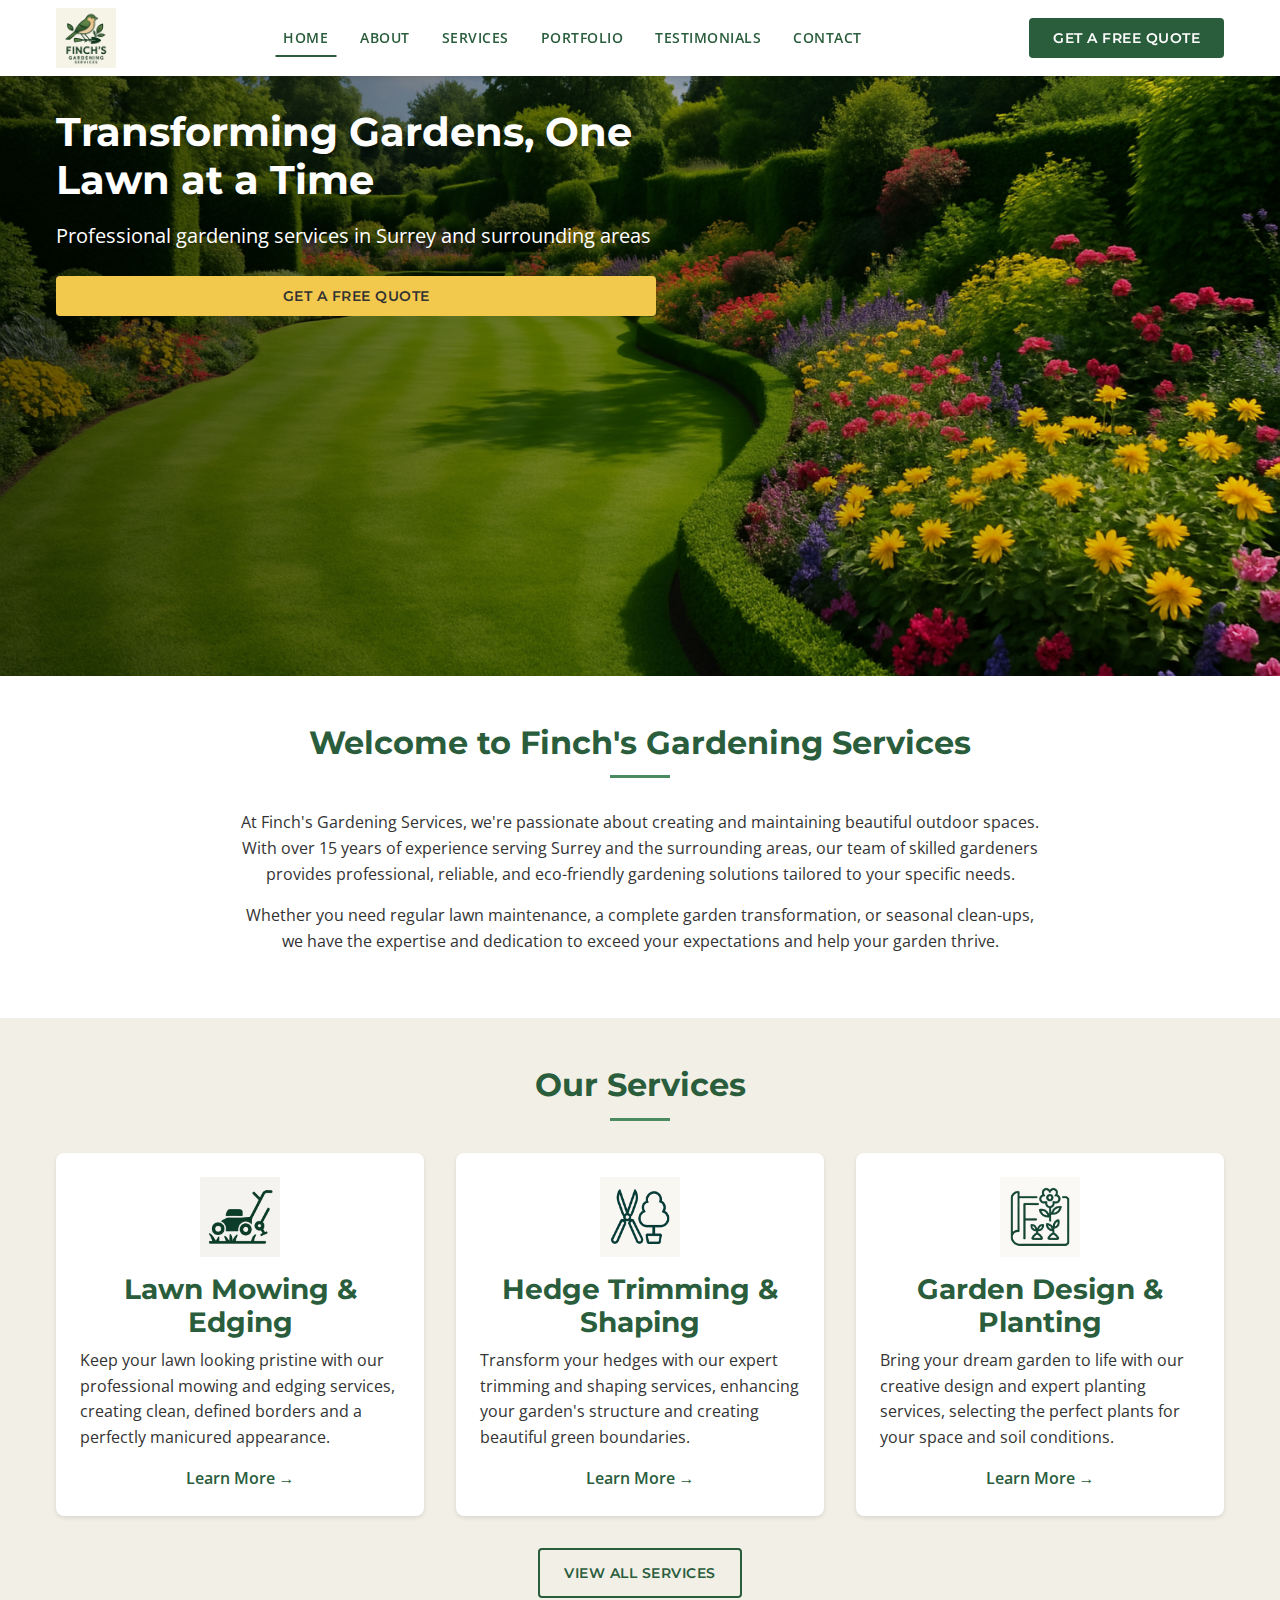
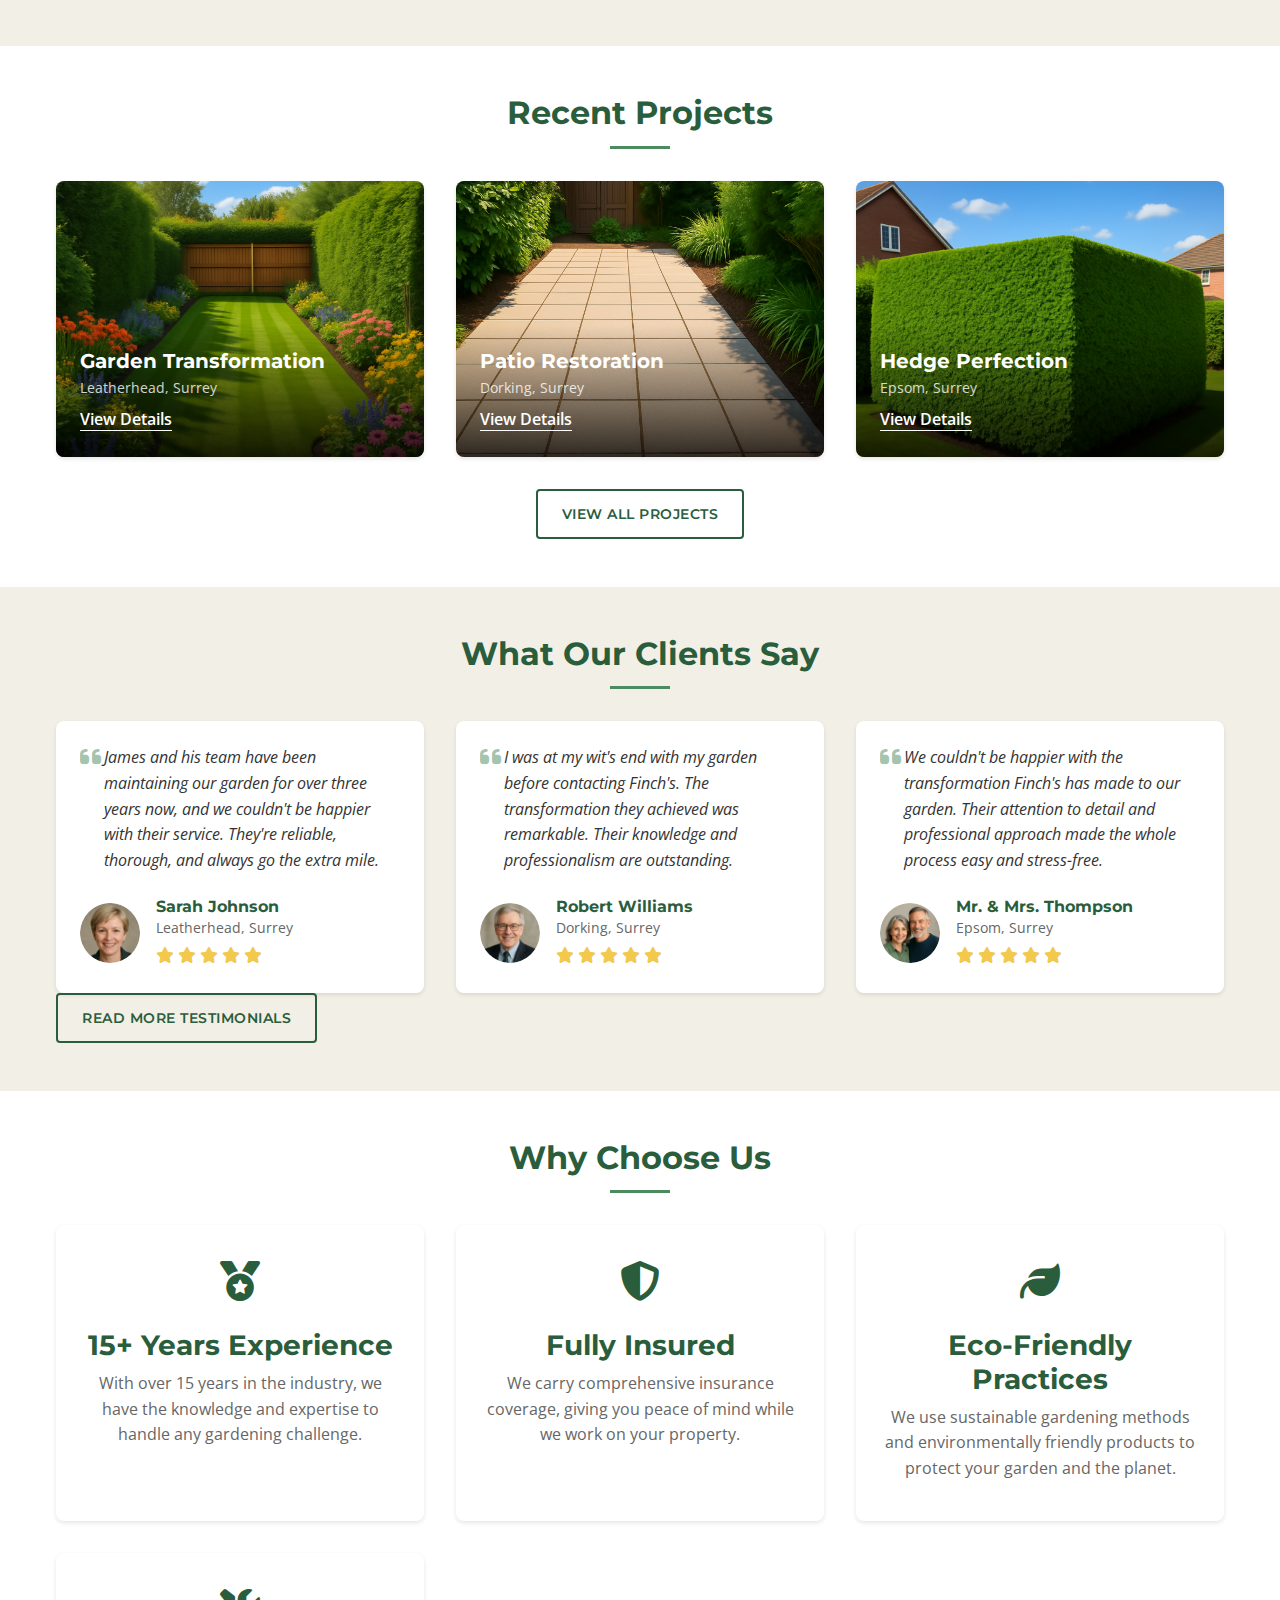
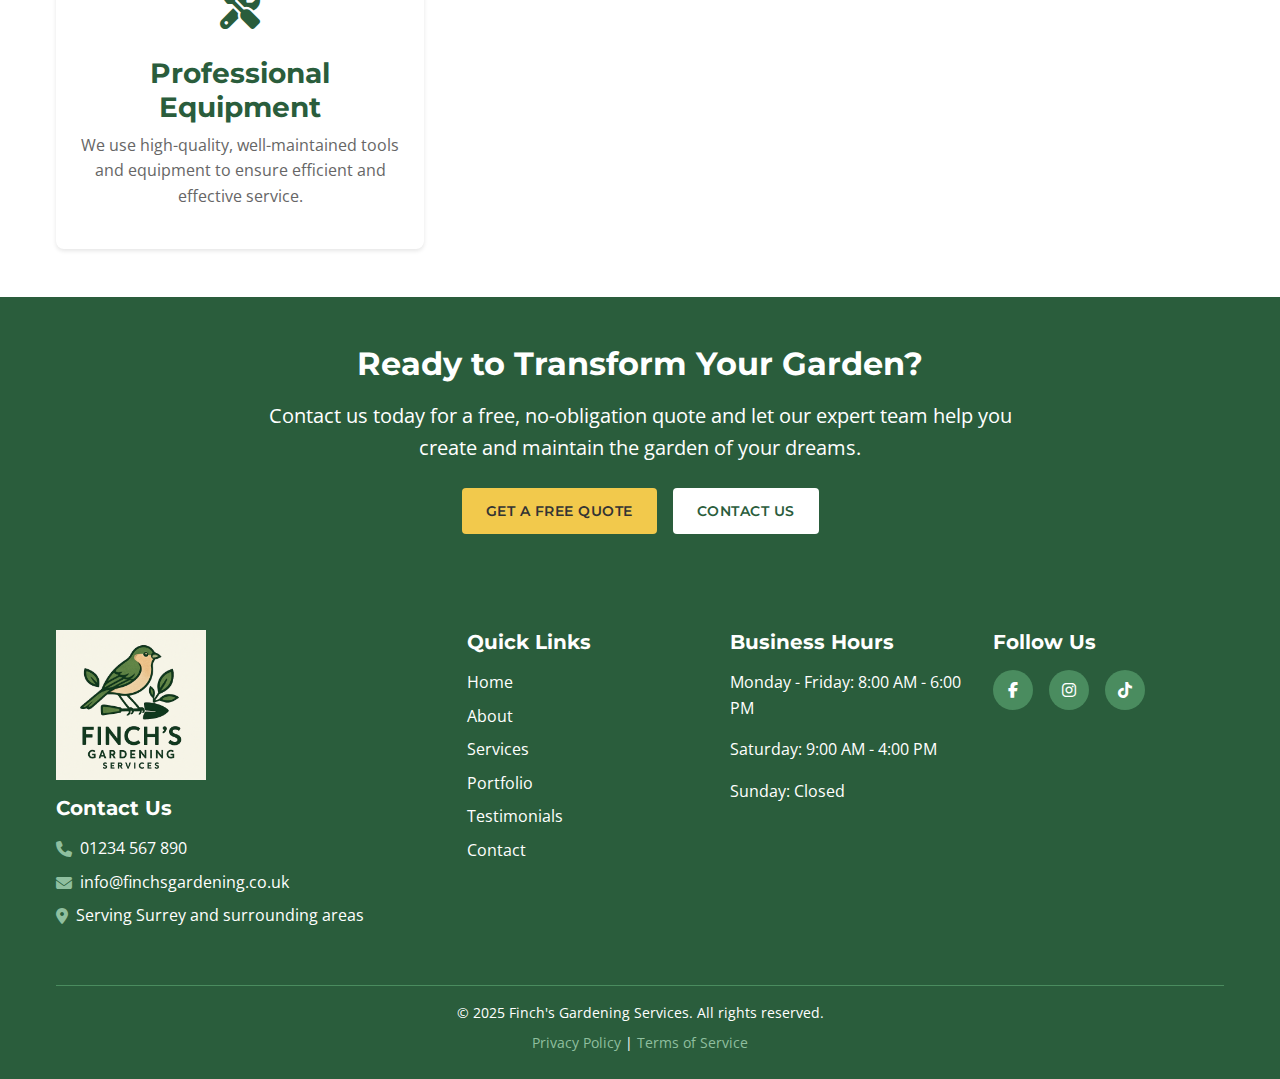
<file: index.html>
<!DOCTYPE html>
<html lang="en">
<head>
    <meta charset="UTF-8">
    <meta name="viewport" content="width=device-width, initial-scale=1.0">
    <meta name="description" content="Finch's Gardening Services provides professional garden maintenance, lawn care, and landscaping services in Surrey, UK. Get a free quote today.">
    <meta name="keywords" content="Surrey gardener, garden maintenance Leatherhead, professional lawn care, hedge trimming, garden design, pressure washing">
    <meta name="author" content="Finch's Gardening Services">
    
    <title>Finch's Gardening Services | Professional Gardening in Surrey</title>
    
    <!-- Favicon -->
    <link rel="icon" href="images/favicon.ico" type="image/x-icon">
    
    <!-- Google Fonts -->
    <link rel="preconnect" href="https://fonts.googleapis.com">
    <link rel="preconnect" href="https://fonts.gstatic.com" crossorigin>
    <link href="https://fonts.googleapis.com/css2?family=Montserrat:wght@400;600;700&family=Open+Sans:wght@400;600&family=Caveat&display=swap" rel="stylesheet">
    
    <!-- CSS Files -->
    <link rel="stylesheet" href="css/normalize.css">
    <link rel="stylesheet" href="css/styles.css">
    
    <!-- Font Awesome for icons -->
    <link rel="stylesheet" href="https://cdnjs.cloudflare.com/ajax/libs/font-awesome/6.4.0/css/all.min.css">
</head>
<body>
    <!-- Header -->
    <header class="header" id="header">
        <div class="container">
            <div class="header__content">
                <div class="logo">
                    <a href="index.html">
                        <img src="images/finchs-logo.png" alt="Finch's Gardening Services Logo" width="180" height="auto">
                    </a>
                </div>
                <nav class="nav">
                    <ul class="nav__list">
                        <li class="nav__item"><a href="index.html" class="nav__link active">Home</a></li>
                        <li class="nav__item"><a href="about.html" class="nav__link">About</a></li>
                        <li class="nav__item"><a href="services.html" class="nav__link">Services</a></li>
                        <li class="nav__item"><a href="portfolio.html" class="nav__link">Portfolio</a></li>
                        <li class="nav__item"><a href="testimonials.html" class="nav__link">Testimonials</a></li>
                        <li class="nav__item"><a href="contact.html" class="nav__link">Contact</a></li>
                    </ul>
                </nav>
                <div class="header__cta">
                    <button class="btn btn--primary quote-btn">Get a Free Quote</button>
                </div>
                <button class="mobile-menu-toggle" aria-label="Toggle menu">
                    <span></span>
                    <span></span>
                    <span></span>
                </button>
            </div>
        </div>
    </header>

    <main>
        <!-- Hero Section -->
        <section class="hero">
            <div class="hero__image">
                <img src="images/hero-garden.png" alt="Beautiful garden maintained by Finch's Gardening Services">
            </div>
            <div class="container">
                <div class="hero__content">
                    <h1 class="hero__title">Transforming Gardens, One Lawn at a Time</h1>
                    <p class="hero__subtitle">Professional gardening services in Surrey and surrounding areas</p>
                    <button class="btn btn--cta quote-btn">Get a Free Quote</button>
                </div>
            </div>
        </section>

        <!-- Introduction Section -->
        <section class="intro section">
            <div class="container">
                <div class="intro__content">
                    <h2 class="section__title">Welcome to Finch's Gardening Services</h2>
                    <p>
                        At Finch's Gardening Services, we're passionate about creating and maintaining beautiful outdoor spaces. 
                        With over 15 years of experience serving Surrey and the surrounding areas, our team of skilled gardeners 
                        provides professional, reliable, and eco-friendly gardening solutions tailored to your specific needs.
                    </p>
                    <p>
                        Whether you need regular lawn maintenance, a complete garden transformation, or seasonal clean-ups, 
                        we have the expertise and dedication to exceed your expectations and help your garden thrive.
                    </p>
                </div>
            </div>
        </section>

        <!-- Featured Services Section -->
        <section class="featured-services section section--bg-light">
            <div class="container">
                <h2 class="section__title">Our Services</h2>
                <div class="services-grid">
                    <!-- Service 1 -->
                    <div class="service-card">
                        <div class="service-card__icon">
                            <img src="images/icon-lawn-mowing.png" alt="Lawn Mowing & Edging Icon">
                        </div>
                        <h3 class="service-card__title">Lawn Mowing & Edging</h3>
                        <p class="service-card__text">
                            Keep your lawn looking pristine with our professional mowing and edging services, 
                            creating clean, defined borders and a perfectly manicured appearance.
                        </p>
                        <a href="services.html#lawn-mowing" class="service-card__link">Learn More</a>
                    </div>
                    
                    <!-- Service 2 -->
                    <div class="service-card">
                        <div class="service-card__icon">
                            <img src="images/icon-hedge-trimming.png" alt="Hedge Trimming & Shaping Icon">
                        </div>
                        <h3 class="service-card__title">Hedge Trimming & Shaping</h3>
                        <p class="service-card__text">
                            Transform your hedges with our expert trimming and shaping services, 
                            enhancing your garden's structure and creating beautiful green boundaries.
                        </p>
                        <a href="services.html#hedge-trimming" class="service-card__link">Learn More</a>
                    </div>
                    
                    <!-- Service 3 -->
                    <div class="service-card">
                        <div class="service-card__icon">
                            <img src="images/icon-garden-design.png" alt="Garden Design & Planting Icon">
                        </div>
                        <h3 class="service-card__title">Garden Design & Planting</h3>
                        <p class="service-card__text">
                            Bring your dream garden to life with our creative design and expert planting services, 
                            selecting the perfect plants for your space and soil conditions.
                        </p>
                        <a href="services.html#garden-design" class="service-card__link">Learn More</a>
                    </div>
                </div>
                <div class="featured-services__cta">
                    <a href="services.html" class="btn btn--secondary">View All Services</a>
                </div>
            </div>
        </section>

        <!-- Recent Projects Section -->
        <section class="recent-projects section">
            <div class="container">
                <h2 class="section__title">Recent Projects</h2>
                <div class="projects-grid">
                    <!-- Project 1 -->
                    <div class="project-card">
                        <div class="project-card__image">
                            <img src="images/portfolio-after1.png" alt="Garden Transformation Project">
                            <div class="project-card__overlay">
                                <h3 class="project-card__title">Garden Transformation</h3>
                                <span class="project-card__location">Leatherhead, Surrey</span>
                                <a href="portfolio.html#project1" class="project-card__link">View Details</a>
                            </div>
                        </div>
                    </div>
                    
                    <!-- Project 2 -->
                    <div class="project-card">
                        <div class="project-card__image">
                            <img src="images/portfolio-after2.png" alt="Patio Restoration Project">
                            <div class="project-card__overlay">
                                <h3 class="project-card__title">Patio Restoration</h3>
                                <span class="project-card__location">Dorking, Surrey</span>
                                <a href="portfolio.html#project2" class="project-card__link">View Details</a>
                            </div>
                        </div>
                    </div>
                    
                    <!-- Project 3 -->
                    <div class="project-card">
                        <div class="project-card__image">
                            <img src="images/portfolio-after3.png" alt="Hedge Perfection Project">
                            <div class="project-card__overlay">
                                <h3 class="project-card__title">Hedge Perfection</h3>
                                <span class="project-card__location">Epsom, Surrey</span>
                                <a href="portfolio.html#project3" class="project-card__link">View Details</a>
                            </div>
                        </div>
                    </div>
                </div>
                <div class="recent-projects__cta">
                    <a href="portfolio.html" class="btn btn--secondary">View All Projects</a>
                </div>
            </div>
        </section>

        <!-- Testimonials Section -->
        <section class="testimonials section section--bg-light">
            <div class="container">
                <h2 class="section__title">What Our Clients Say</h2>
                <div class="testimonials-grid">
                    <!-- Testimonial 1 -->
                    <div class="testimonial-card">
                        <div class="testimonial-card__quote">
                            <i class="fas fa-quote-left"></i>
                            <blockquote>
                                James and his team have been maintaining our garden for over three years now, and we couldn't 
                                be happier with their service. They're reliable, thorough, and always go the extra mile.
                            </blockquote>
                        </div>
                        <div class="testimonial-card__author">
                            <img src="images/testimonial-avatar1.png" alt="Sarah Johnson" class="testimonial-card__avatar">
                            <div class="testimonial-card__info">
                                <h3>Sarah Johnson</h3>
                                <p>Leatherhead, Surrey</p>
                                <div class="testimonial-card__rating">
                                    <i class="fas fa-star"></i>
                                    <i class="fas fa-star"></i>
                                    <i class="fas fa-star"></i>
                                    <i class="fas fa-star"></i>
                                    <i class="fas fa-star"></i>
                                </div>
                            </div>
                        </div>
                    </div>
                    
                    <!-- Testimonial 2 -->
                    <div class="testimonial-card">
                        <div class="testimonial-card__quote">
                            <i class="fas fa-quote-left"></i>
                            <blockquote>
                                I was at my wit's end with my garden before contacting Finch's. The transformation they achieved 
                                was remarkable. Their knowledge and professionalism are outstanding.
                            </blockquote>
                        </div>
                        <div class="testimonial-card__author">
                            <img src="images/testimonial-avatar2.png" alt="Robert Williams" class="testimonial-card__avatar">
                            <div class="testimonial-card__info">
                                <h3>Robert Williams</h3>
                                <p>Dorking, Surrey</p>
                                <div class="testimonial-card__rating">
                                    <i class="fas fa-star"></i>
                                    <i class="fas fa-star"></i>
                                    <i class="fas fa-star"></i>
                                    <i class="fas fa-star"></i>
                                    <i class="fas fa-star"></i>
                                </div>
                            </div>
                        </div>
                    </div>
                    
                    <!-- Testimonial 3 -->
                    <div class="testimonial-card">
                        <div class="testimonial-card__quote">
                            <i class="fas fa-quote-left"></i>
                            <blockquote>
                                We couldn't be happier with the transformation Finch's has made to our garden. Their attention 
                                to detail and professional approach made the whole process easy and stress-free.
                            </blockquote>
                        </div>
                        <div class="testimonial-card__author">
                            <img src="images/testimonial-avatar3.png" alt="Mr. & Mrs. Thompson" class="testimonial-card__avatar">
                            <div class="testimonial-card__info">
                                <h3>Mr. & Mrs. Thompson</h3>
                                <p>Epsom, Surrey</p>
                                <div class="testimonial-card__rating">
                                    <i class="fas fa-star"></i>
                                    <i class="fas fa-star"></i>
                                    <i class="fas fa-star"></i>
                                    <i class="fas fa-star"></i>
                                    <i class="fas fa-star"></i>
                                </div>
                            </div>
                        </div>
                    </div>
                </div>
                <div class="testimonials__cta">
                    <a href="testimonials.html" class="btn btn--secondary">Read More Testimonials</a>
                </div>
            </div>
        </section>

        <!-- Features Section -->
        <section class="features section">
            <div class="container">
                <h2 class="section__title">Why Choose Us</h2>
                <div class="features-grid">
                    <!-- Feature 1 -->
                    <div class="feature-card">
                        <div class="feature-card__icon">
                            <i class="fas fa-medal"></i>
                        </div>
                        <h3 class="feature-card__title">15+ Years Experience</h3>
                        <p class="feature-card__text">
                            With over 15 years in the industry, we have the knowledge and expertise to handle any gardening challenge.
                        </p>
                    </div>
                    
                    <!-- Feature 2 -->
                    <div class="feature-card">
                        <div class="feature-card__icon">
                            <i class="fas fa-shield-alt"></i>
                        </div>
                        <h3 class="feature-card__title">Fully Insured</h3>
                        <p class="feature-card__text">
                            We carry comprehensive insurance coverage, giving you peace of mind while we work on your property.
                        </p>
                    </div>
                    
                    <!-- Feature 3 -->
                    <div class="feature-card">
                        <div class="feature-card__icon">
                            <i class="fas fa-leaf"></i>
                        </div>
                        <h3 class="feature-card__title">Eco-Friendly Practices</h3>
                        <p class="feature-card__text">
                            We use sustainable gardening methods and environmentally friendly products to protect your garden and the planet.
                        </p>
                    </div>
                    
                    <!-- Feature 4 -->
                    <div class="feature-card">
                        <div class="feature-card__icon">
                            <i class="fas fa-tools"></i>
                        </div>
                        <h3 class="feature-card__title">Professional Equipment</h3>
                        <p class="feature-card__text">
                            We use high-quality, well-maintained tools and equipment to ensure efficient and effective service.
                        </p>
                    </div>
                </div>
            </div>
        </section>

        <!-- Call to Action Section -->
        <section class="cta section section--bg-accent">
            <div class="container">
                <div class="cta__content">
                    <h2 class="cta__title">Ready to Transform Your Garden?</h2>
                    <p class="cta__text">
                        Contact us today for a free, no-obligation quote and let our expert team help you 
                        create and maintain the garden of your dreams.
                    </p>
                    <div class="cta__buttons">
                        <button class="btn btn--cta quote-btn">Get a Free Quote</button>
                        <a href="contact.html" class="btn btn--light">Contact Us</a>
                    </div>
                </div>
            </div>
        </section>
    </main>

    <!-- Footer -->
    <footer class="footer">
        <div class="container">
            <div class="footer__content">
                <div class="footer__info">
                    <div class="footer__logo">
                        <img src="images/finchs-logo.png" alt="Finch's Gardening Services Logo" width="150" height="auto">
                    </div>
                    <div class="footer__contact">
                        <h3 class="footer__heading">Contact Us</h3>
                        <p><i class="fas fa-phone"></i> <a href="tel:+441234567890">01234 567 890</a></p>
                        <p><i class="fas fa-envelope"></i> <a href="mailto:info@finchsgardening.co.uk">info@finchsgardening.co.uk</a></p>
                        <p><i class="fas fa-map-marker-alt"></i> Serving Surrey and surrounding areas</p>
                    </div>
                </div>
                <div class="footer__links">
                    <div class="footer__nav">
                        <h3 class="footer__heading">Quick Links</h3>
                        <ul class="footer__nav-list">
                            <li><a href="index.html">Home</a></li>
                            <li><a href="about.html">About</a></li>
                            <li><a href="services.html">Services</a></li>
                            <li><a href="portfolio.html">Portfolio</a></li>
                            <li><a href="testimonials.html">Testimonials</a></li>
                            <li><a href="contact.html">Contact</a></li>
                        </ul>
                    </div>
                    <div class="footer__hours">
                        <h3 class="footer__heading">Business Hours</h3>
                        <p>Monday - Friday: 8:00 AM - 6:00 PM</p>
                        <p>Saturday: 9:00 AM - 4:00 PM</p>
                        <p>Sunday: Closed</p>
                    </div>
                    <div class="footer__social">
                        <h3 class="footer__heading">Follow Us</h3>
                        <div class="social-icons">
                            <a href="https://facebook.com" target="_blank" rel="noopener noreferrer" aria-label="Facebook"><i class="fab fa-facebook-f"></i></a>
                            <a href="https://instagram.com" target="_blank" rel="noopener noreferrer" aria-label="Instagram"><i class="fab fa-instagram"></i></a>
                            <a href="https://tiktok.com" target="_blank" rel="noopener noreferrer" aria-label="TikTok"><i class="fab fa-tiktok"></i></a>
                        </div>
                    </div>
                </div>
            </div>
            <div class="footer__bottom">
                <p>&copy; 2025 Finch's Gardening Services. All rights reserved.</p>
                <p>
                    <a href="#">Privacy Policy</a> | 
                    <a href="#">Terms of Service</a>
                </p>
            </div>
        </div>
    </footer>

    <!-- Quote Request Modal -->
    <div class="modal" id="quoteModal">
        <div class="modal__content">
            <button class="modal__close" aria-label="Close modal">&times;</button>
            <h2 class="modal__title">Request a Free Quote</h2>
            <form class="quote-form" id="quoteForm">
                <div class="form-group">
                    <label for="name">Name</label>
                    <input type="text" id="name" name="name" required>
                </div>
                <div class="form-group">
                    <label for="email">Email</label>
                    <input type="email" id="email" name="email" required>
                </div>
                <div class="form-group">
                    <label for="phone">Phone</label>
                    <input type="tel" id="phone" name="phone" required>
                </div>
                <div class="form-group">
                    <label for="service">Service Needed</label>
                    <select id="service" name="service">
                        <option value="">Select a service</option>
                        <option value="lawn-mowing">Lawn Mowing & Edging</option>
                        <option value="hedge-trimming">Hedge Trimming & Shaping</option>
                        <option value="garden-design">Garden Design & Planting</option>
                        <option value="seasonal-cleanup">Seasonal Clean-ups & Maintenance</option>
                        <option value="pressure-washing">Patio & Pathway Pressure-washing</option>
                        <option value="other">Other (please specify)</option>
                    </select>
                </div>
                <div class="form-group">
                    <label for="message">Message</label>
                    <textarea id="message" name="message" rows="4" placeholder="Please provide details about your garden and requirements"></textarea>
                </div>
                <button type="submit" class="btn btn--primary">Submit Request</button>
            </form>
        </div>
    </div>

    <!-- JavaScript -->
    <script src="js/main.js"></script>
</body>
</html>
</file>
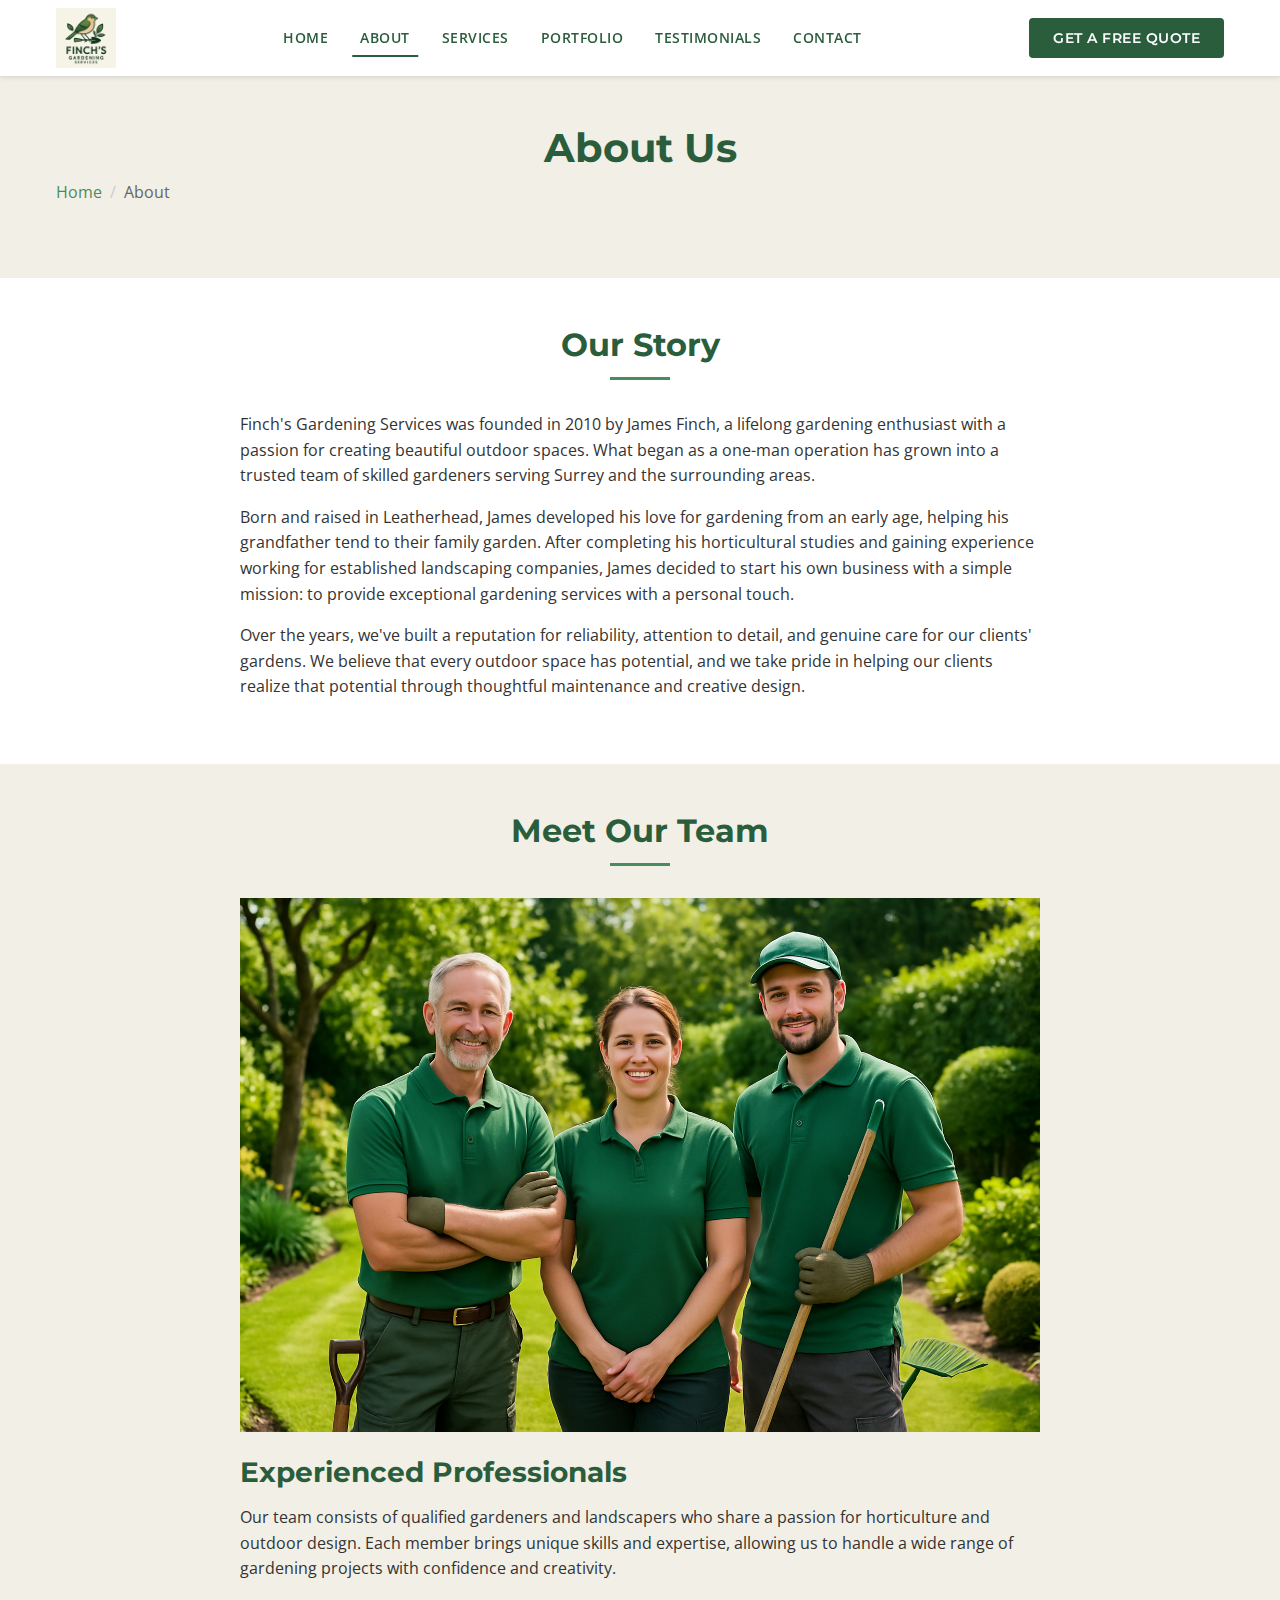
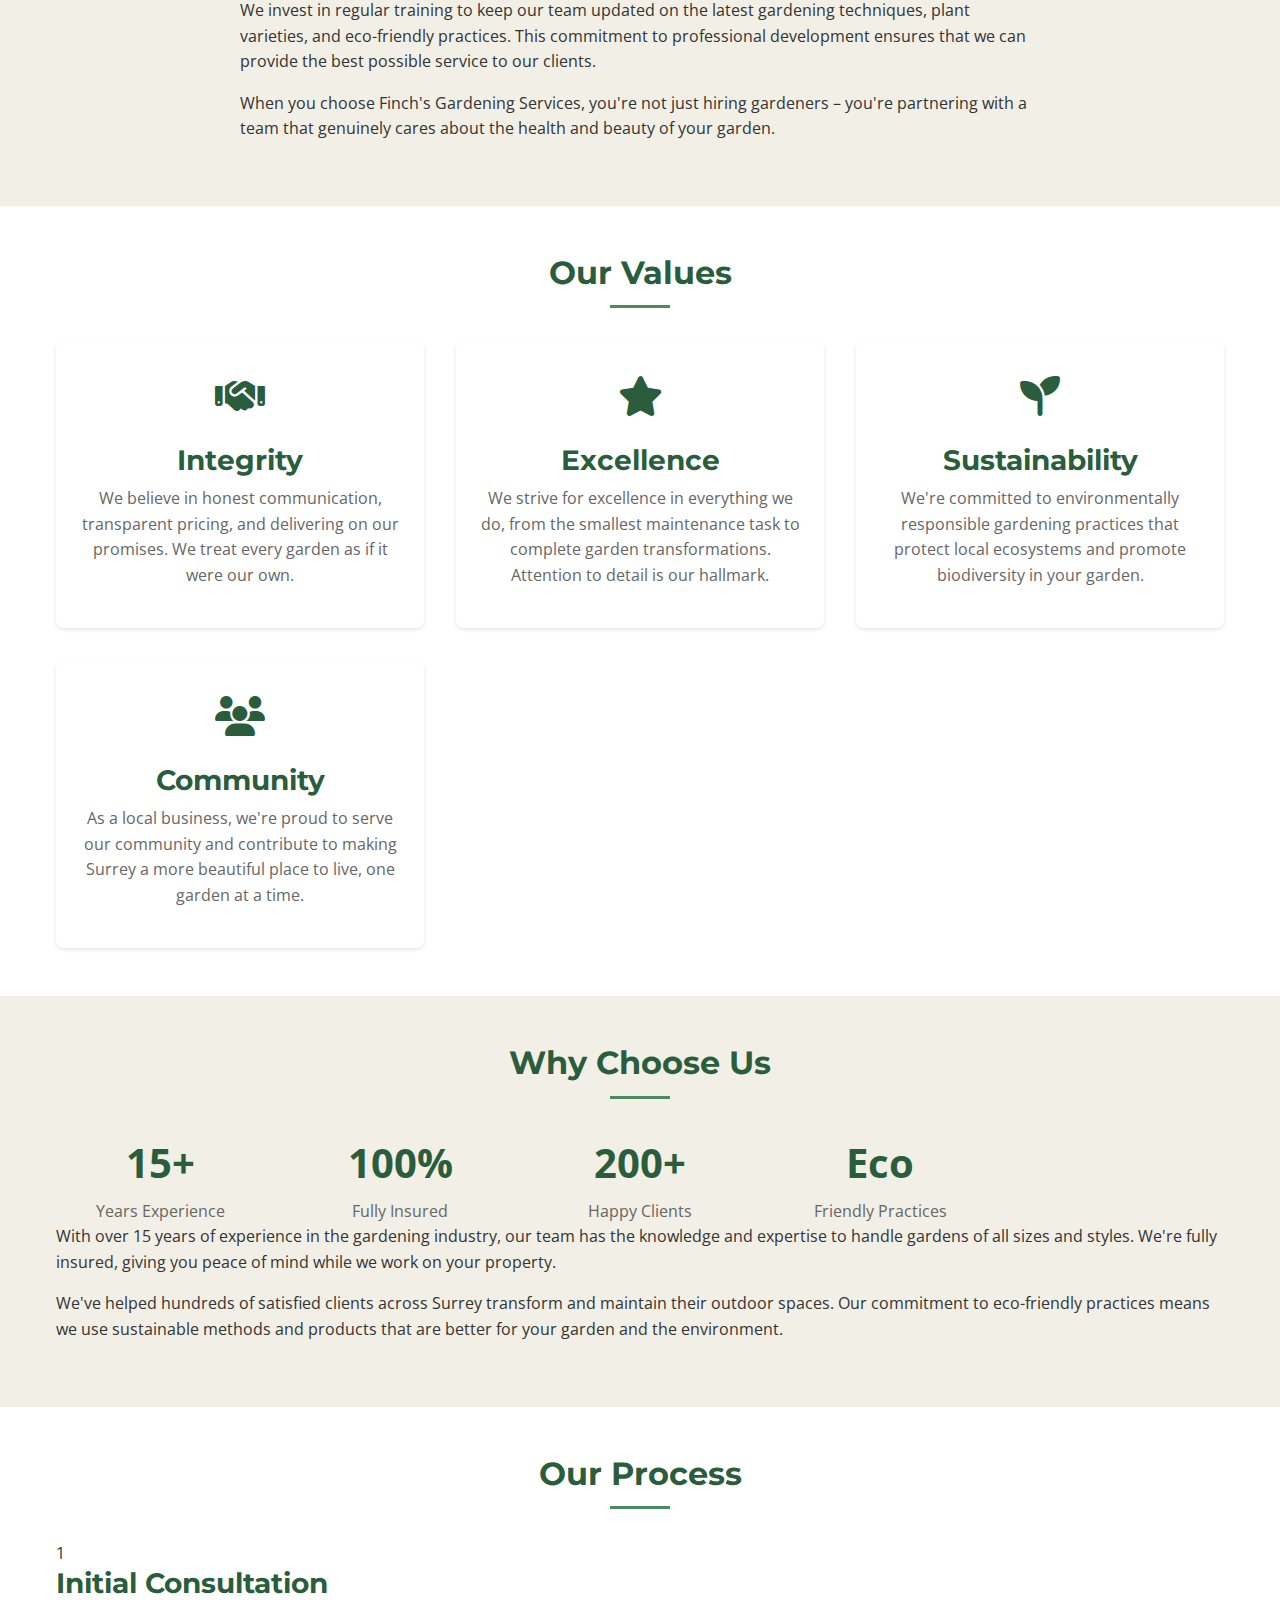
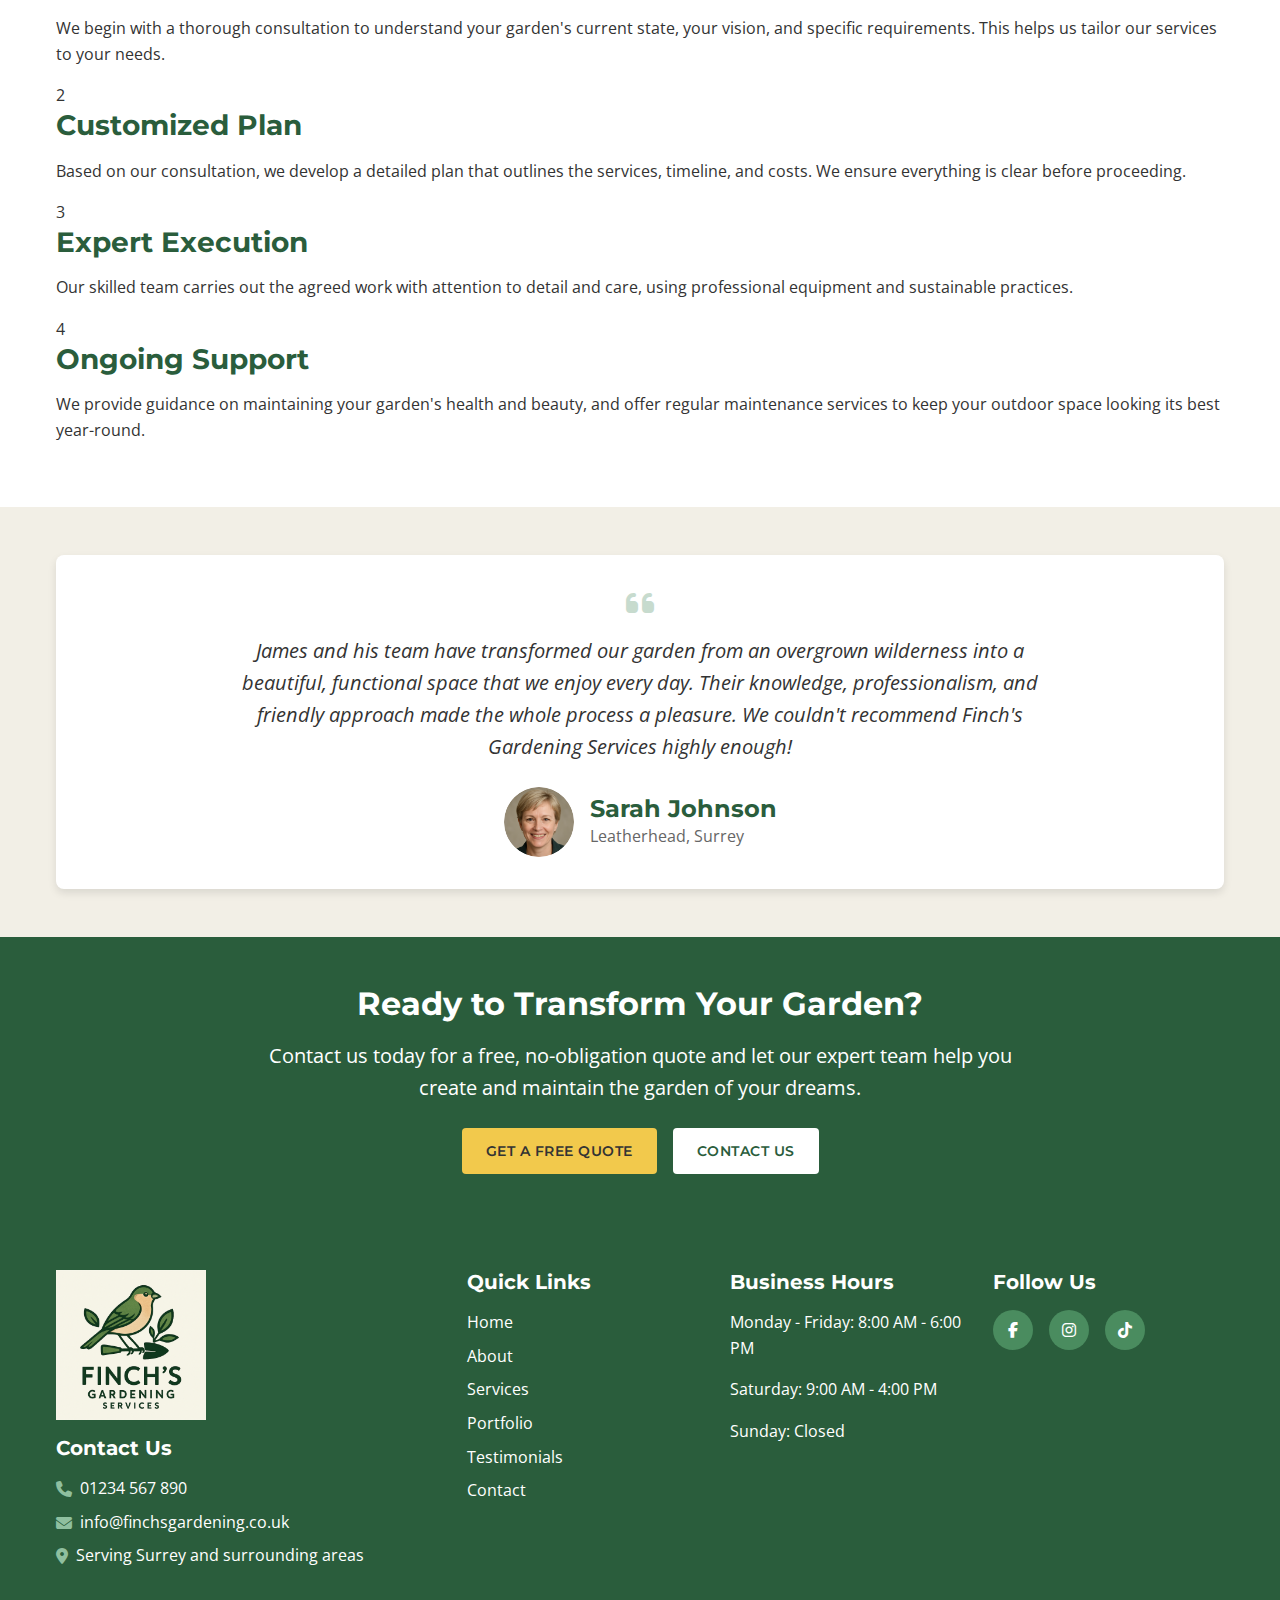
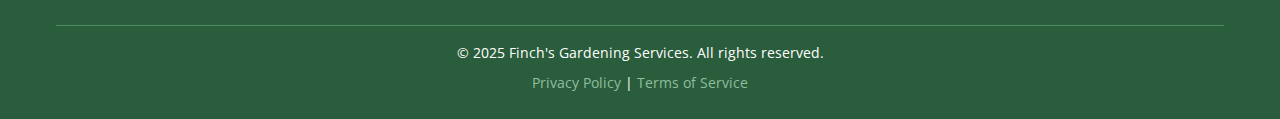
<file: about.html>
<!DOCTYPE html>
<html lang="en">
<head>
    <meta charset="UTF-8">
    <meta name="viewport" content="width=device-width, initial-scale=1.0">
    <meta name="description" content="Learn about Finch's Gardening Services, our story, our team, and our commitment to creating beautiful gardens across Surrey, UK.">
    <meta name="keywords" content="Surrey gardener, garden maintenance Leatherhead, professional lawn care, about us, gardening team">
    <meta name="author" content="Finch's Gardening Services">
    
    <title>About Us | Finch's Gardening Services</title>
    
    <!-- Favicon -->
    <link rel="icon" href="images/favicon.ico" type="image/x-icon">
    
    <!-- Google Fonts -->
    <link rel="preconnect" href="https://fonts.googleapis.com">
    <link rel="preconnect" href="https://fonts.gstatic.com" crossorigin>
    <link href="https://fonts.googleapis.com/css2?family=Montserrat:wght@400;600;700&family=Open+Sans:wght@400;600&family=Caveat&display=swap" rel="stylesheet">
    
    <!-- CSS Files -->
    <link rel="stylesheet" href="css/normalize.css">
    <link rel="stylesheet" href="css/styles.css">
    
    <!-- Font Awesome for icons -->
    <link rel="stylesheet" href="https://cdnjs.cloudflare.com/ajax/libs/font-awesome/6.4.0/css/all.min.css">
</head>
<body>
    <!-- Header -->
    <header class="header" id="header">
        <div class="container">
            <div class="header__content">
                <div class="logo">
                    <a href="index.html">
                        <img src="images/finchs-logo.png" alt="Finch's Gardening Services Logo" width="180" height="auto">
                    </a>
                </div>
                <nav class="nav">
                    <ul class="nav__list">
                        <li class="nav__item"><a href="index.html" class="nav__link">Home</a></li>
                        <li class="nav__item"><a href="about.html" class="nav__link active">About</a></li>
                        <li class="nav__item"><a href="services.html" class="nav__link">Services</a></li>
                        <li class="nav__item"><a href="portfolio.html" class="nav__link">Portfolio</a></li>
                        <li class="nav__item"><a href="testimonials.html" class="nav__link">Testimonials</a></li>
                        <li class="nav__item"><a href="contact.html" class="nav__link">Contact</a></li>
                    </ul>
                </nav>
                <div class="header__cta">
                    <button class="btn btn--primary quote-btn">Get a Free Quote</button>
                </div>
                <button class="mobile-menu-toggle" aria-label="Toggle menu">
                    <span></span>
                    <span></span>
                    <span></span>
                </button>
            </div>
        </div>
    </header>

    <main>
        <!-- Page Title -->
        <section class="page-title">
            <div class="container">
                <h1>About Us</h1>
                <nav aria-label="Breadcrumb" class="breadcrumb">
                    <ol>
                        <li><a href="index.html">Home</a></li>
                        <li aria-current="page">About</li>
                    </ol>
                </nav>
            </div>
        </section>

        <!-- Our Story Section -->
        <section class="story section">
            <div class="container">
                <div class="story__content">
                    <h2 class="section__title">Our Story</h2>
                    <p>
                        Finch's Gardening Services was founded in 2010 by James Finch, a lifelong gardening enthusiast with a 
                        passion for creating beautiful outdoor spaces. What began as a one-man operation has grown into a 
                        trusted team of skilled gardeners serving Surrey and the surrounding areas.
                    </p>
                    <p>
                        Born and raised in Leatherhead, James developed his love for gardening from an early age, helping his 
                        grandfather tend to their family garden. After completing his horticultural studies and gaining experience 
                        working for established landscaping companies, James decided to start his own business with a simple mission: 
                        to provide exceptional gardening services with a personal touch.
                    </p>
                    <p>
                        Over the years, we've built a reputation for reliability, attention to detail, and genuine care for our 
                        clients' gardens. We believe that every outdoor space has potential, and we take pride in helping our 
                        clients realize that potential through thoughtful maintenance and creative design.
                    </p>
                </div>
            </div>
        </section>

        <!-- Our Team Section -->
        <section class="team section section--bg-light">
            <div class="container">
                <h2 class="section__title">Meet Our Team</h2>
                <div class="team__content">
                    <div class="team__image">
                        <img src="images/team-photo.png" alt="Finch's Gardening Services Team">
                    </div>
                    <div class="team__info">
                        <h3>Experienced Professionals</h3>
                        <p>
                            Our team consists of qualified gardeners and landscapers who share a passion for horticulture and 
                            outdoor design. Each member brings unique skills and expertise, allowing us to handle a wide range 
                            of gardening projects with confidence and creativity.
                        </p>
                        <p>
                            We invest in regular training to keep our team updated on the latest gardening techniques, plant 
                            varieties, and eco-friendly practices. This commitment to professional development ensures that 
                            we can provide the best possible service to our clients.
                        </p>
                        <p>
                            When you choose Finch's Gardening Services, you're not just hiring gardeners – you're partnering 
                            with a team that genuinely cares about the health and beauty of your garden.
                        </p>
                    </div>
                </div>
            </div>
        </section>

        <!-- Our Values Section -->
        <section class="values section">
            <div class="container">
                <h2 class="section__title">Our Values</h2>
                <div class="values__grid features-grid">
                    <!-- Value 1 -->
                    <div class="feature-card">
                        <div class="feature-card__icon">
                            <i class="fas fa-handshake"></i>
                        </div>
                        <h3 class="feature-card__title">Integrity</h3>
                        <p class="feature-card__text">
                            We believe in honest communication, transparent pricing, and delivering on our promises. 
                            We treat every garden as if it were our own.
                        </p>
                    </div>
                    
                    <!-- Value 2 -->
                    <div class="feature-card">
                        <div class="feature-card__icon">
                            <i class="fas fa-star"></i>
                        </div>
                        <h3 class="feature-card__title">Excellence</h3>
                        <p class="feature-card__text">
                            We strive for excellence in everything we do, from the smallest maintenance task to complete 
                            garden transformations. Attention to detail is our hallmark.
                        </p>
                    </div>
                    
                    <!-- Value 3 -->
                    <div class="feature-card">
                        <div class="feature-card__icon">
                            <i class="fas fa-seedling"></i>
                        </div>
                        <h3 class="feature-card__title">Sustainability</h3>
                        <p class="feature-card__text">
                            We're committed to environmentally responsible gardening practices that protect local ecosystems 
                            and promote biodiversity in your garden.
                        </p>
                    </div>
                    
                    <!-- Value 4 -->
                    <div class="feature-card">
                        <div class="feature-card__icon">
                            <i class="fas fa-users"></i>
                        </div>
                        <h3 class="feature-card__title">Community</h3>
                        <p class="feature-card__text">
                            As a local business, we're proud to serve our community and contribute to making Surrey a more 
                            beautiful place to live, one garden at a time.
                        </p>
                    </div>
                </div>
            </div>
        </section>

        <!-- Key Selling Points Section -->
        <section class="selling-points section section--bg-light">
            <div class="container">
                <h2 class="section__title">Why Choose Us</h2>
                <div class="selling-points__grid stats-grid">
                    <!-- Point 1 -->
                    <div class="stat-item">
                        <div class="stat-item__number">15+</div>
                        <div class="stat-item__label">Years Experience</div>
                    </div>
                    
                    <!-- Point 2 -->
                    <div class="stat-item">
                        <div class="stat-item__number">100%</div>
                        <div class="stat-item__label">Fully Insured</div>
                    </div>
                    
                    <!-- Point 3 -->
                    <div class="stat-item">
                        <div class="stat-item__number">200+</div>
                        <div class="stat-item__label">Happy Clients</div>
                    </div>
                    
                    <!-- Point 4 -->
                    <div class="stat-item">
                        <div class="stat-item__number">Eco</div>
                        <div class="stat-item__label">Friendly Practices</div>
                    </div>
                </div>
                <div class="selling-points__details">
                    <p>
                        With over 15 years of experience in the gardening industry, our team has the knowledge and expertise 
                        to handle gardens of all sizes and styles. We're fully insured, giving you peace of mind while we work 
                        on your property.
                    </p>
                    <p>
                        We've helped hundreds of satisfied clients across Surrey transform and maintain their outdoor spaces. 
                        Our commitment to eco-friendly practices means we use sustainable methods and products that are better 
                        for your garden and the environment.
                    </p>
                </div>
            </div>
        </section>

        <!-- Our Process Section -->
        <section class="process section">
            <div class="container">
                <h2 class="section__title">Our Process</h2>
                <div class="process__steps">
                    <!-- Step 1 -->
                    <div class="process__step">
                        <div class="process__step-number">1</div>
                        <div class="process__step-content">
                            <h3>Initial Consultation</h3>
                            <p>
                                We begin with a thorough consultation to understand your garden's current state, your vision, 
                                and specific requirements. This helps us tailor our services to your needs.
                            </p>
                        </div>
                    </div>
                    
                    <!-- Step 2 -->
                    <div class="process__step">
                        <div class="process__step-number">2</div>
                        <div class="process__step-content">
                            <h3>Customized Plan</h3>
                            <p>
                                Based on our consultation, we develop a detailed plan that outlines the services, timeline, 
                                and costs. We ensure everything is clear before proceeding.
                            </p>
                        </div>
                    </div>
                    
                    <!-- Step 3 -->
                    <div class="process__step">
                        <div class="process__step-number">3</div>
                        <div class="process__step-content">
                            <h3>Expert Execution</h3>
                            <p>
                                Our skilled team carries out the agreed work with attention to detail and care, using professional 
                                equipment and sustainable practices.
                            </p>
                        </div>
                    </div>
                    
                    <!-- Step 4 -->
                    <div class="process__step">
                        <div class="process__step-number">4</div>
                        <div class="process__step-content">
                            <h3>Ongoing Support</h3>
                            <p>
                                We provide guidance on maintaining your garden's health and beauty, and offer regular maintenance 
                                services to keep your outdoor space looking its best year-round.
                            </p>
                        </div>
                    </div>
                </div>
            </div>
        </section>

        <!-- Testimonial Feature -->
        <section class="testimonial-feature-section section section--bg-light">
            <div class="container">
                <div class="testimonial-feature">
                    <div class="testimonial-feature__quote">
                        <i class="fas fa-quote-left"></i>
                        <blockquote>
                            James and his team have transformed our garden from an overgrown wilderness into a beautiful, 
                            functional space that we enjoy every day. Their knowledge, professionalism, and friendly approach 
                            made the whole process a pleasure. We couldn't recommend Finch's Gardening Services highly enough!
                        </blockquote>
                        <div class="testimonial-feature__author">
                            <img src="images/testimonial-avatar1.png" alt="Sarah Johnson" class="testimonial-feature__avatar">
                            <div class="testimonial-feature__info">
                                <h4>Sarah Johnson</h4>
                                <p>Leatherhead, Surrey</p>
                            </div>
                        </div>
                    </div>
                </div>
            </div>
        </section>

        <!-- Call to Action Section -->
        <section class="cta section section--bg-accent">
            <div class="container">
                <div class="cta__content">
                    <h2 class="cta__title">Ready to Transform Your Garden?</h2>
                    <p class="cta__text">
                        Contact us today for a free, no-obligation quote and let our expert team help you 
                        create and maintain the garden of your dreams.
                    </p>
                    <div class="cta__buttons">
                        <button class="btn btn--cta quote-btn">Get a Free Quote</button>
                        <a href="contact.html" class="btn btn--light">Contact Us</a>
                    </div>
                </div>
            </div>
        </section>
    </main>

    <!-- Footer -->
    <footer class="footer">
        <div class="container">
            <div class="footer__content">
                <div class="footer__info">
                    <div class="footer__logo">
                        <img src="images/finchs-logo.png" alt="Finch's Gardening Services Logo" width="150" height="auto">
                    </div>
                    <div class="footer__contact">
                        <h3 class="footer__heading">Contact Us</h3>
                        <p><i class="fas fa-phone"></i> <a href="tel:+441234567890">01234 567 890</a></p>
                        <p><i class="fas fa-envelope"></i> <a href="mailto:info@finchsgardening.co.uk">info@finchsgardening.co.uk</a></p>
                        <p><i class="fas fa-map-marker-alt"></i> Serving Surrey and surrounding areas</p>
                    </div>
                </div>
                <div class="footer__links">
                    <div class="footer__nav">
                        <h3 class="footer__heading">Quick Links</h3>
                        <ul class="footer__nav-list">
                            <li><a href="index.html">Home</a></li>
                            <li><a href="about.html">About</a></li>
                            <li><a href="services.html">Services</a></li>
                            <li><a href="portfolio.html">Portfolio</a></li>
                            <li><a href="testimonials.html">Testimonials</a></li>
                            <li><a href="contact.html">Contact</a></li>
                        </ul>
                    </div>
                    <div class="footer__hours">
                        <h3 class="footer__heading">Business Hours</h3>
                        <p>Monday - Friday: 8:00 AM - 6:00 PM</p>
                        <p>Saturday: 9:00 AM - 4:00 PM</p>
                        <p>Sunday: Closed</p>
                    </div>
                    <div class="footer__social">
                        <h3 class="footer__heading">Follow Us</h3>
                        <div class="social-icons">
                            <a href="https://facebook.com" target="_blank" rel="noopener noreferrer" aria-label="Facebook"><i class="fab fa-facebook-f"></i></a>
                            <a href="https://instagram.com" target="_blank" rel="noopener noreferrer" aria-label="Instagram"><i class="fab fa-instagram"></i></a>
                            <a href="https://tiktok.com" target="_blank" rel="noopener noreferrer" aria-label="TikTok"><i class="fab fa-tiktok"></i></a>
                        </div>
                    </div>
                </div>
            </div>
            <div class="footer__bottom">
                <p>&copy; 2025 Finch's Gardening Services. All rights reserved.</p>
                <p>
                    <a href="#">Privacy Policy</a> | 
                    <a href="#">Terms of Service</a>
                </p>
            </div>
        </div>
    </footer>

    <!-- Quote Request Modal -->
    <div class="modal" id="quoteModal">
        <div class="modal__content">
            <button class="modal__close" aria-label="Close modal">&times;</button>
            <h2 class="modal__title">Request a Free Quote</h2>
            <form class="quote-form" id="quoteForm">
                <div class="form-group">
                    <label for="name">Name</label>
                    <input type="text" id="name" name="name" required>
                </div>
                <div class="form-group">
                    <label for="email">Email</label>
                    <input type="email" id="email" name="email" required>
                </div>
                <div class="form-group">
                    <label for="phone">Phone</label>
                    <input type="tel" id="phone" name="phone" required>
                </div>
                <div class="form-group">
                    <label for="service">Service Needed</label>
                    <select id="service" name="service">
                        <option value="">Select a service</option>
                        <option value="lawn-mowing">Lawn Mowing & Edging</option>
                        <option value="hedge-trimming">Hedge Trimming & Shaping</option>
                        <option value="garden-design">Garden Design & Planting</option>
                        <option value="seasonal-cleanup">Seasonal Clean-ups & Maintenance</option>
                        <option value="pressure-washing">Patio & Pathway Pressure-washing</option>
                        <option value="other">Other (please specify)</option>
                    </select>
                </div>
                <div class="form-group">
                    <label for="message">Message</label>
                    <textarea id="message" name="message" rows="4" placeholder="Please provide details about your garden and requirements"></textarea>
                </div>
                <button type="submit" class="btn btn--primary">Submit Request</button>
            </form>
        </div>
    </div>

    <!-- JavaScript -->
    <script src="js/main.js"></script>
</body>
</html>
</file>
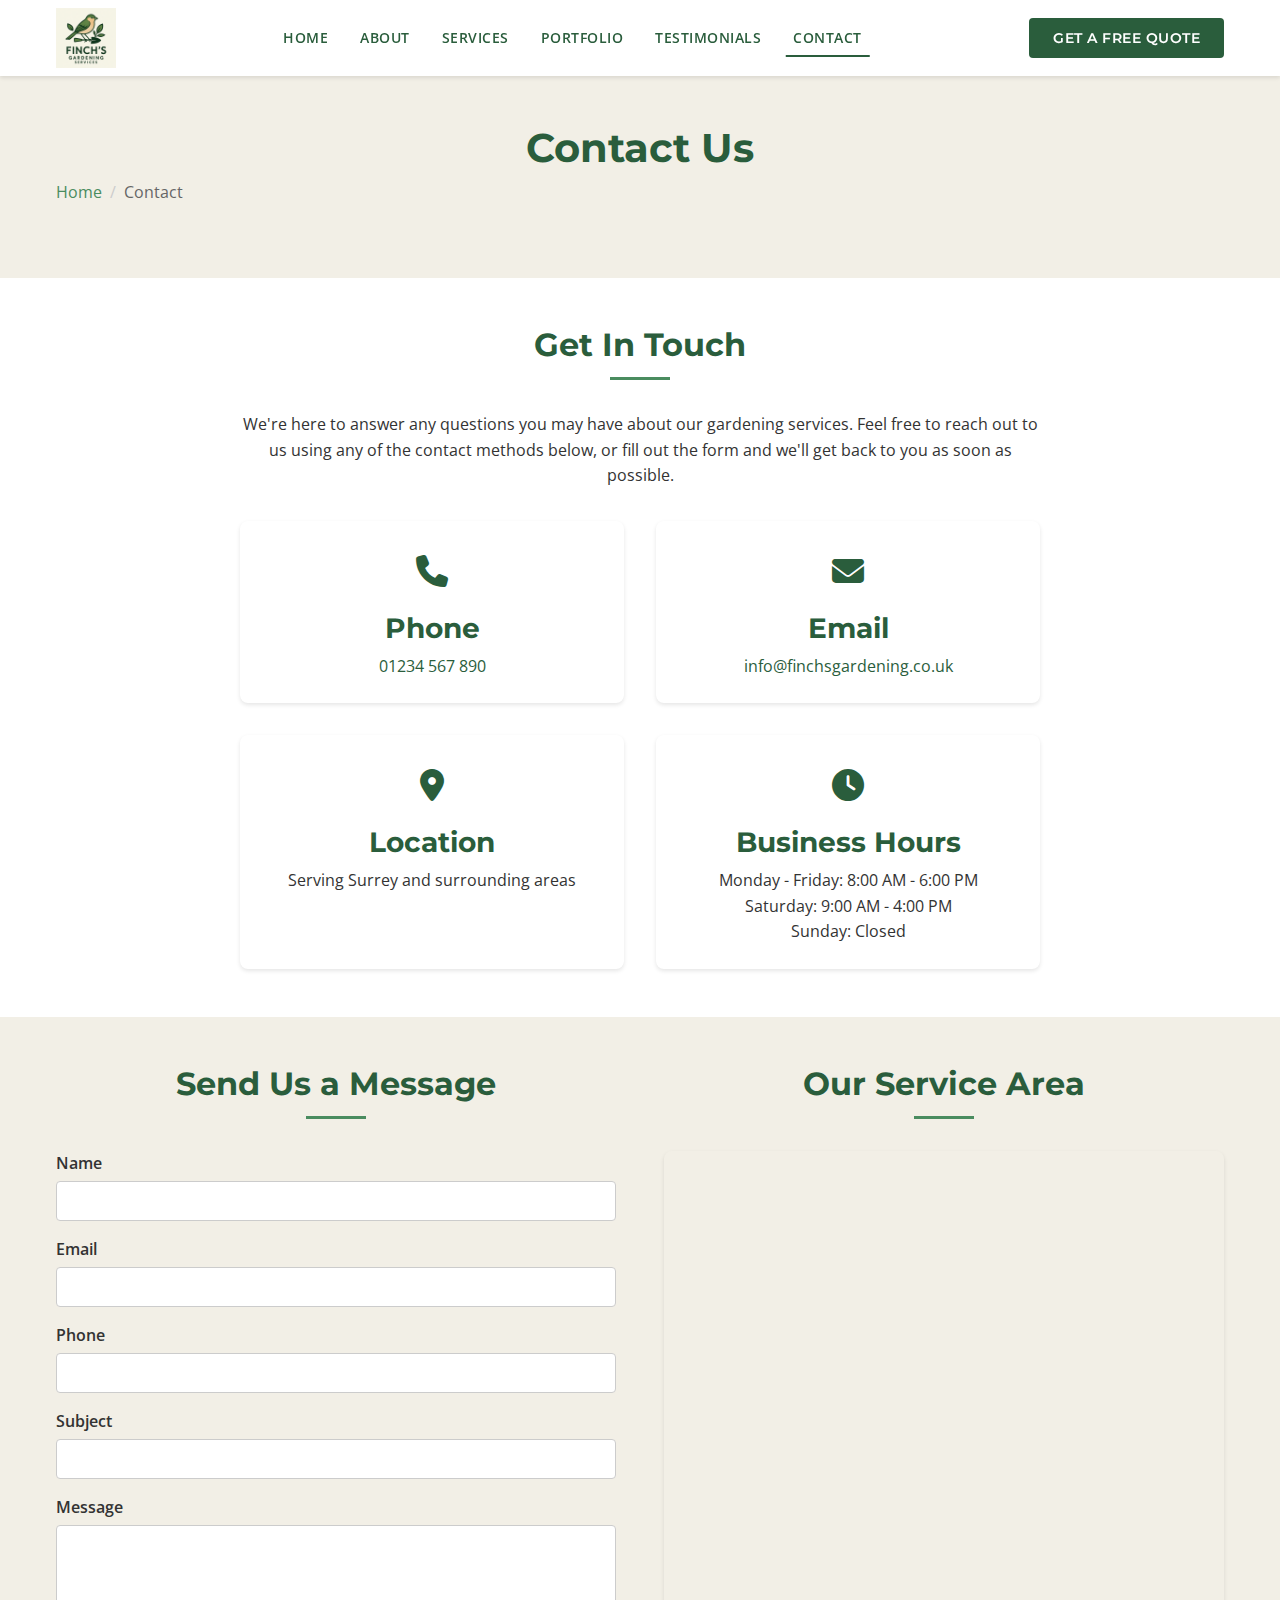
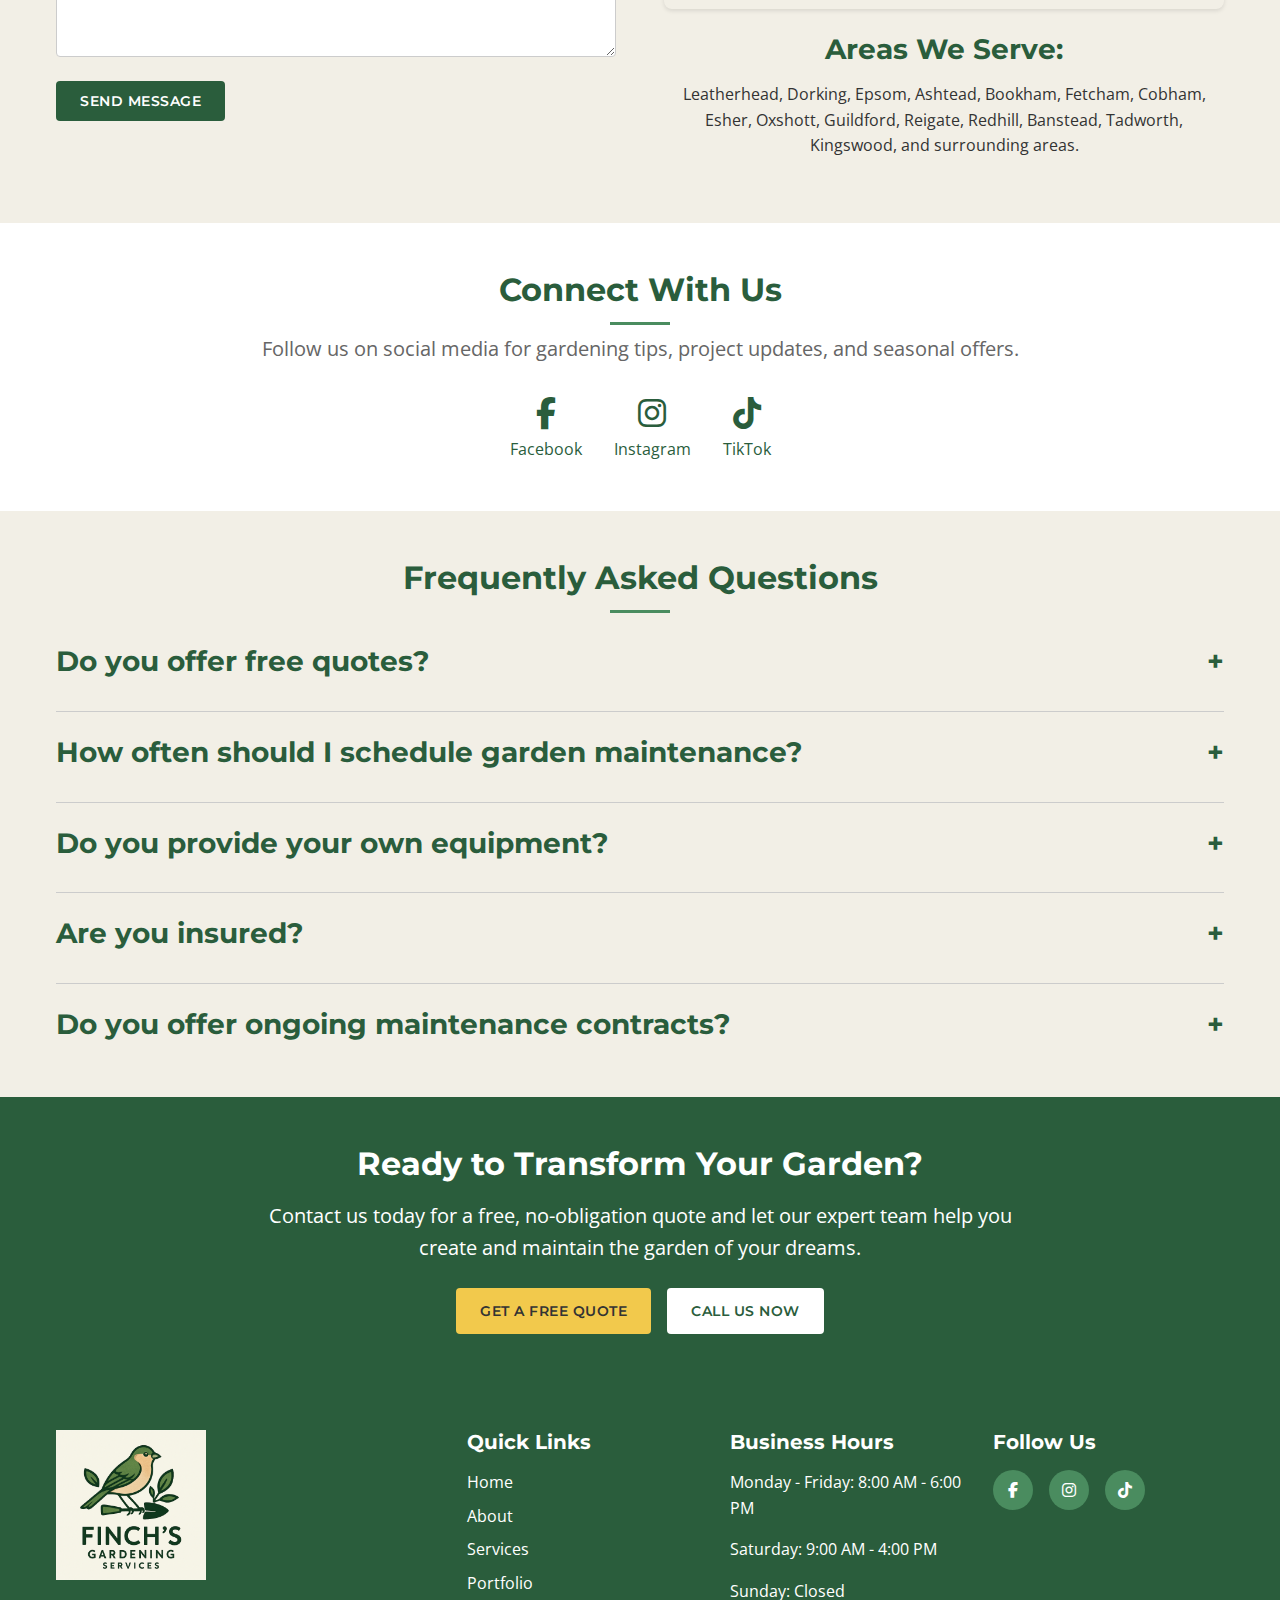
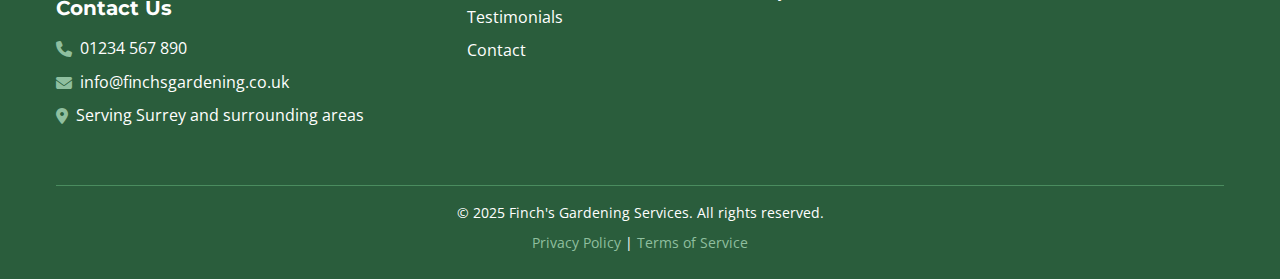
<file: contact.html>
<!DOCTYPE html>
<html lang="en">
<head>
    <meta charset="UTF-8">
    <meta name="viewport" content="width=device-width, initial-scale=1.0">
    <meta name="description" content="Contact Finch's Gardening Services for professional garden maintenance, lawn care, and landscaping services in Surrey, UK. Get a free quote today.">
    <meta name="keywords" content="contact gardener, Surrey gardener, garden maintenance Leatherhead, professional lawn care, free quote">
    <meta name="author" content="Finch's Gardening Services">
    
    <title>Contact Us | Finch's Gardening Services</title>
    
    <!-- Favicon -->
    <link rel="icon" href="images/favicon.ico" type="image/x-icon">
    
    <!-- Google Fonts -->
    <link rel="preconnect" href="https://fonts.googleapis.com">
    <link rel="preconnect" href="https://fonts.gstatic.com" crossorigin>
    <link href="https://fonts.googleapis.com/css2?family=Montserrat:wght@400;600;700&family=Open+Sans:wght@400;600&family=Caveat&display=swap" rel="stylesheet">
    
    <!-- CSS Files -->
    <link rel="stylesheet" href="css/normalize.css">
    <link rel="stylesheet" href="css/styles.css">
    
    <!-- Font Awesome for icons -->
    <link rel="stylesheet" href="https://cdnjs.cloudflare.com/ajax/libs/font-awesome/6.4.0/css/all.min.css">
</head>
<body>
    <!-- Header -->
    <header class="header" id="header">
        <div class="container">
            <div class="header__content">
                <div class="logo">
                    <a href="index.html">
                        <img src="images/finchs-logo.png" alt="Finch's Gardening Services Logo" width="180" height="auto">
                    </a>
                </div>
                <nav class="nav">
                    <ul class="nav__list">
                        <li class="nav__item"><a href="index.html" class="nav__link">Home</a></li>
                        <li class="nav__item"><a href="about.html" class="nav__link">About</a></li>
                        <li class="nav__item"><a href="services.html" class="nav__link">Services</a></li>
                        <li class="nav__item"><a href="portfolio.html" class="nav__link">Portfolio</a></li>
                        <li class="nav__item"><a href="testimonials.html" class="nav__link">Testimonials</a></li>
                        <li class="nav__item"><a href="contact.html" class="nav__link active">Contact</a></li>
                    </ul>
                </nav>
                <div class="header__cta">
                    <button class="btn btn--primary quote-btn">Get a Free Quote</button>
                </div>
                <button class="mobile-menu-toggle" aria-label="Toggle menu">
                    <span></span>
                    <span></span>
                    <span></span>
                </button>
            </div>
        </div>
    </header>

    <main>
        <!-- Page Title -->
        <section class="page-title">
            <div class="container">
                <h1>Contact Us</h1>
                <nav aria-label="Breadcrumb" class="breadcrumb">
                    <ol>
                        <li><a href="index.html">Home</a></li>
                        <li aria-current="page">Contact</li>
                    </ol>
                </nav>
            </div>
        </section>

        <!-- Contact Information -->
        <section class="contact-info section">
            <div class="container">
                <div class="contact-info__content">
                    <h2 class="section__title">Get In Touch</h2>
                    <p class="contact-info__text">
                        We're here to answer any questions you may have about our gardening services. 
                        Feel free to reach out to us using any of the contact methods below, or fill out 
                        the form and we'll get back to you as soon as possible.
                    </p>
                    
                    <div class="contact-cards">
                        <div class="contact-card">
                            <div class="contact-card__icon">
                                <i class="fas fa-phone"></i>
                            </div>
                            <h3 class="contact-card__title">Phone</h3>
                            <p class="contact-card__text">
                                <a href="tel:+441234567890">01234 567 890</a>
                            </p>
                        </div>
                        
                        <div class="contact-card">
                            <div class="contact-card__icon">
                                <i class="fas fa-envelope"></i>
                            </div>
                            <h3 class="contact-card__title">Email</h3>
                            <p class="contact-card__text">
                                <a href="mailto:info@finchsgardening.co.uk">info@finchsgardening.co.uk</a>
                            </p>
                        </div>
                        
                        <div class="contact-card">
                            <div class="contact-card__icon">
                                <i class="fas fa-map-marker-alt"></i>
                            </div>
                            <h3 class="contact-card__title">Location</h3>
                            <p class="contact-card__text">
                                Serving Surrey and surrounding areas
                            </p>
                        </div>
                        
                        <div class="contact-card">
                            <div class="contact-card__icon">
                                <i class="fas fa-clock"></i>
                            </div>
                            <h3 class="contact-card__title">Business Hours</h3>
                            <p class="contact-card__text">
                                Monday - Friday: 8:00 AM - 6:00 PM<br>
                                Saturday: 9:00 AM - 4:00 PM<br>
                                Sunday: Closed
                            </p>
                        </div>
                    </div>
                </div>
            </div>
        </section>

        <!-- Contact Form and Map -->
        <section class="contact-form-map section section--bg-light">
            <div class="container">
                <div class="contact-form-map__grid">
                    <!-- Contact Form -->
                    <div class="contact-form">
                        <h2 class="section__title">Send Us a Message</h2>
                        <form id="contactForm" class="form">
                            <div class="form-group">
                                <label for="contactName">Name</label>
                                <input type="text" id="contactName" name="name" required>
                            </div>
                            <div class="form-group">
                                <label for="contactEmail">Email</label>
                                <input type="email" id="contactEmail" name="email" required>
                            </div>
                            <div class="form-group">
                                <label for="contactPhone">Phone</label>
                                <input type="tel" id="contactPhone" name="phone" required>
                            </div>
                            <div class="form-group">
                                <label for="contactSubject">Subject</label>
                                <input type="text" id="contactSubject" name="subject" required>
                            </div>
                            <div class="form-group">
                                <label for="contactMessage">Message</label>
                                <textarea id="contactMessage" name="message" rows="6" required></textarea>
                            </div>
                            <button type="submit" class="btn btn--primary">Send Message</button>
                        </form>
                    </div>
                    
                    <!-- Map -->
                    <div class="contact-map">
                        <h2 class="section__title">Our Service Area</h2>
                        <div class="map-container">
                            <!-- Google Map Embed -->
                            <iframe 
                                src="https://www.google.com/maps/embed?pb=!1m18!1m12!1m3!1d79890.30810262475!2d-0.3707033674316406!3d51.29633800000001!2m3!1f0!2f0!3f0!3m2!1i1024!2i768!4f13.1!3m3!1m2!1s0x4875e0c428e2ffa5%3A0x43bb00190e3c5c0!2sLeatherhead!5e0!3m2!1sen!2suk!4v1654789542873!5m2!1sen!2suk" 
                                width="100%" 
                                height="450" 
                                style="border:0;" 
                                allowfullscreen="" 
                                loading="lazy" 
                                referrerpolicy="no-referrer-when-downgrade">
                            </iframe>
                        </div>
                        <div class="service-areas-list">
                            <h3>Areas We Serve:</h3>
                            <p>
                                Leatherhead, Dorking, Epsom, Ashtead, Bookham, Fetcham, Cobham, Esher, 
                                Oxshott, Guildford, Reigate, Redhill, Banstead, Tadworth, Kingswood, and surrounding areas.
                            </p>
                        </div>
                    </div>
                </div>
            </div>
        </section>

        <!-- Social Media -->
        <section class="social-media section">
            <div class="container">
                <h2 class="section__title">Connect With Us</h2>
                <p class="section__subtitle">
                    Follow us on social media for gardening tips, project updates, and seasonal offers.
                </p>
                <div class="social-media__links">
                    <a href="https://facebook.com" target="_blank" rel="noopener noreferrer" class="social-media__link">
                        <i class="fab fa-facebook-f"></i>
                        <span>Facebook</span>
                    </a>
                    <a href="https://instagram.com" target="_blank" rel="noopener noreferrer" class="social-media__link">
                        <i class="fab fa-instagram"></i>
                        <span>Instagram</span>
                    </a>
                    <a href="https://tiktok.com" target="_blank" rel="noopener noreferrer" class="social-media__link">
                        <i class="fab fa-tiktok"></i>
                        <span>TikTok</span>
                    </a>
                </div>
            </div>
        </section>

        <!-- FAQ Section -->
        <section class="faq section section--bg-light">
            <div class="container">
                <h2 class="section__title">Frequently Asked Questions</h2>
                <div class="faq__list">
                    <div class="faq__item">
                        <h3 class="faq__question">Do you offer free quotes?</h3>
                        <div class="faq__answer">
                            <p>
                                Yes, we provide free, no-obligation quotes for all our services. We can either provide an estimate 
                                based on your description or arrange a site visit to assess your garden's specific needs.
                            </p>
                        </div>
                    </div>
                    
                    <div class="faq__item">
                        <h3 class="faq__question">How often should I schedule garden maintenance?</h3>
                        <div class="faq__answer">
                            <p>
                                This depends on your garden's specific needs and your personal preferences. For most gardens, 
                                we recommend:
                            </p>
                            <ul>
                                <li>Lawn mowing: Every 1-2 weeks during growing season</li>
                                <li>Hedge trimming: 2-3 times per year</li>
                                <li>General maintenance: Monthly or quarterly</li>
                                <li>Seasonal clean-ups: Spring and autumn</li>
                            </ul>
                            <p>
                                We can create a customized maintenance schedule based on your garden's requirements.
                            </p>
                        </div>
                    </div>
                    
                    <div class="faq__item">
                        <h3 class="faq__question">Do you provide your own equipment?</h3>
                        <div class="faq__answer">
                            <p>
                                Yes, we bring all necessary professional-grade tools and equipment to complete the job. 
                                Our equipment is well-maintained and regularly serviced to ensure optimal performance and results.
                            </p>
                        </div>
                    </div>
                    
                    <div class="faq__item">
                        <h3 class="faq__question">Are you insured?</h3>
                        <div class="faq__answer">
                            <p>
                                Yes, Finch's Gardening Services is fully insured with comprehensive public liability and 
                                professional indemnity insurance, giving you peace of mind while we work on your property.
                            </p>
                        </div>
                    </div>
                    
                    <div class="faq__item">
                        <h3 class="faq__question">Do you offer ongoing maintenance contracts?</h3>
                        <div class="faq__answer">
                            <p>
                                Yes, we offer flexible maintenance contracts tailored to your garden's needs. These can be 
                                weekly, fortnightly, monthly, or seasonal. We can adjust the frequency and services included 
                                based on your requirements and budget.
                            </p>
                        </div>
                    </div>
                </div>
            </div>
        </section>

        <!-- Call to Action Section -->
        <section class="cta section section--bg-accent">
            <div class="container">
                <div class="cta__content">
                    <h2 class="cta__title">Ready to Transform Your Garden?</h2>
                    <p class="cta__text">
                        Contact us today for a free, no-obligation quote and let our expert team help you 
                        create and maintain the garden of your dreams.
                    </p>
                    <div class="cta__buttons">
                        <button class="btn btn--cta quote-btn">Get a Free Quote</button>
                        <a href="tel:+441234567890" class="btn btn--light">Call Us Now</a>
                    </div>
                </div>
            </div>
        </section>
    </main>

    <!-- Footer -->
    <footer class="footer">
        <div class="container">
            <div class="footer__content">
                <div class="footer__info">
                    <div class="footer__logo">
                        <img src="images/finchs-logo.png" alt="Finch's Gardening Services Logo" width="150" height="auto">
                    </div>
                    <div class="footer__contact">
                        <h3 class="footer__heading">Contact Us</h3>
                        <p><i class="fas fa-phone"></i> <a href="tel:+441234567890">01234 567 890</a></p>
                        <p><i class="fas fa-envelope"></i> <a href="mailto:info@finchsgardening.co.uk">info@finchsgardening.co.uk</a></p>
                        <p><i class="fas fa-map-marker-alt"></i> Serving Surrey and surrounding areas</p>
                    </div>
                </div>
                <div class="footer__links">
                    <div class="footer__nav">
                        <h3 class="footer__heading">Quick Links</h3>
                        <ul class="footer__nav-list">
                            <li><a href="index.html">Home</a></li>
                            <li><a href="about.html">About</a></li>
                            <li><a href="services.html">Services</a></li>
                            <li><a href="portfolio.html">Portfolio</a></li>
                            <li><a href="testimonials.html">Testimonials</a></li>
                            <li><a href="contact.html">Contact</a></li>
                        </ul>
                    </div>
                    <div class="footer__hours">
                        <h3 class="footer__heading">Business Hours</h3>
                        <p>Monday - Friday: 8:00 AM - 6:00 PM</p>
                        <p>Saturday: 9:00 AM - 4:00 PM</p>
                        <p>Sunday: Closed</p>
                    </div>
                    <div class="footer__social">
                        <h3 class="footer__heading">Follow Us</h3>
                        <div class="social-icons">
                            <a href="https://facebook.com" target="_blank" rel="noopener noreferrer" aria-label="Facebook"><i class="fab fa-facebook-f"></i></a>
                            <a href="https://instagram.com" target="_blank" rel="noopener noreferrer" aria-label="Instagram"><i class="fab fa-instagram"></i></a>
                            <a href="https://tiktok.com" target="_blank" rel="noopener noreferrer" aria-label="TikTok"><i class="fab fa-tiktok"></i></a>
                        </div>
                    </div>
                </div>
            </div>
            <div class="footer__bottom">
                <p>&copy; 2025 Finch's Gardening Services. All rights reserved.</p>
                <p>
                    <a href="#">Privacy Policy</a> | 
                    <a href="#">Terms of Service</a>
                </p>
            </div>
        </div>
    </footer>

    <!-- Quote Request Modal -->
    <div class="modal" id="quoteModal">
        <div class="modal__content">
            <button class="modal__close" aria-label="Close modal">&times;</button>
            <h2 class="modal__title">Request a Free Quote</h2>
            <form class="quote-form" id="quoteForm">
                <div class="form-group">
                    <label for="name">Name</label>
                    <input type="text" id="name" name="name" required>
                </div>
                <div class="form-group">
                    <label for="email">Email</label>
                    <input type="email" id="email" name="email" required>
                </div>
                <div class="form-group">
                    <label for="phone">Phone</label>
                    <input type="tel" id="phone" name="phone" required>
                </div>
                <div class="form-group">
                    <label for="service">Service Needed</label>
                    <select id="service" name="service">
                        <option value="">Select a service</option>
                        <option value="lawn-mowing">Lawn Mowing & Edging</option>
                        <option value="hedge-trimming">Hedge Trimming & Shaping</option>
                        <option value="garden-design">Garden Design & Planting</option>
                        <option value="seasonal-cleanup">Seasonal Clean-ups & Maintenance</option>
                        <option value="pressure-washing">Patio & Pathway Pressure-washing</option>
                        <option value="other">Other (please specify)</option>
                    </select>
                </div>
                <div class="form-group">
                    <label for="message">Message</label>
                    <textarea id="message" name="message" rows="4" placeholder="Please provide details about your garden and requirements"></textarea>
                </div>
                <button type="submit" class="btn btn--primary">Submit Request</button>
            </form>
        </div>
    </div>

    <!-- JavaScript -->
    <script src="js/main.js"></script>
</body>
</html>
</file>
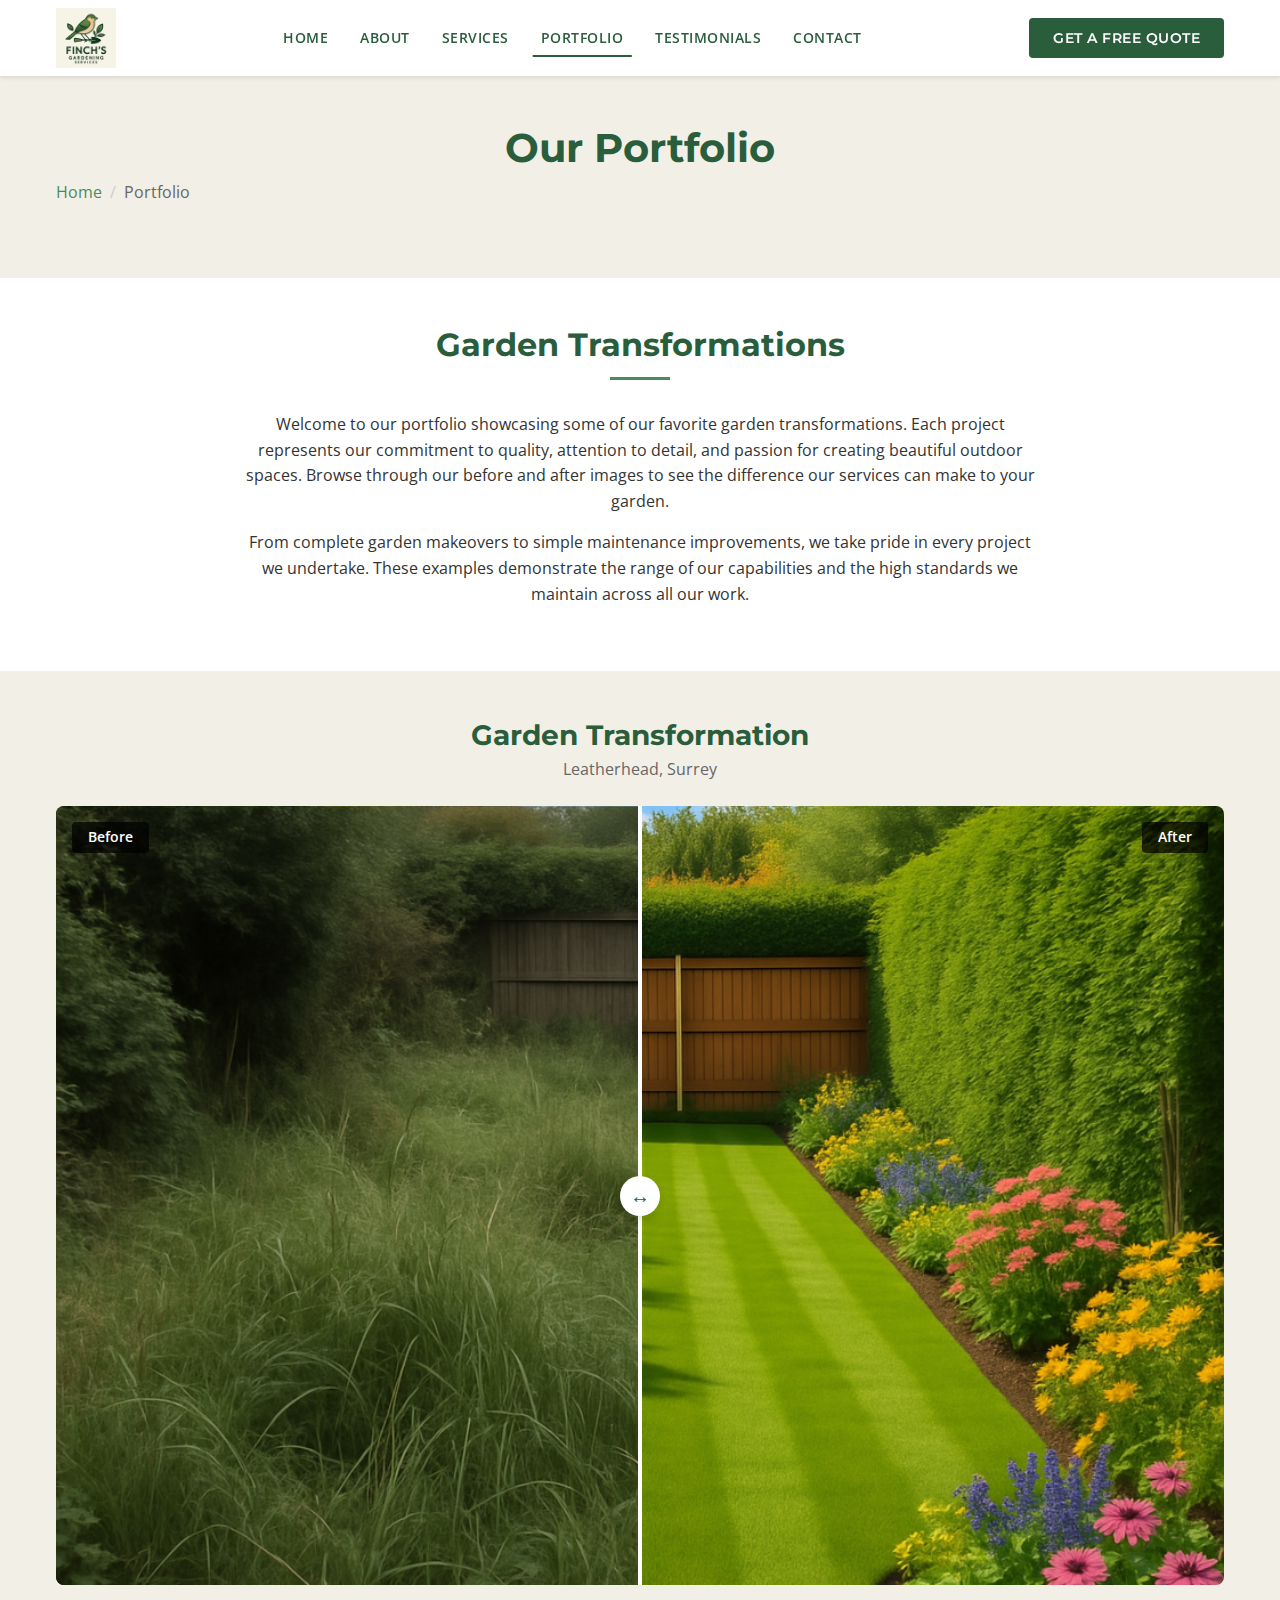
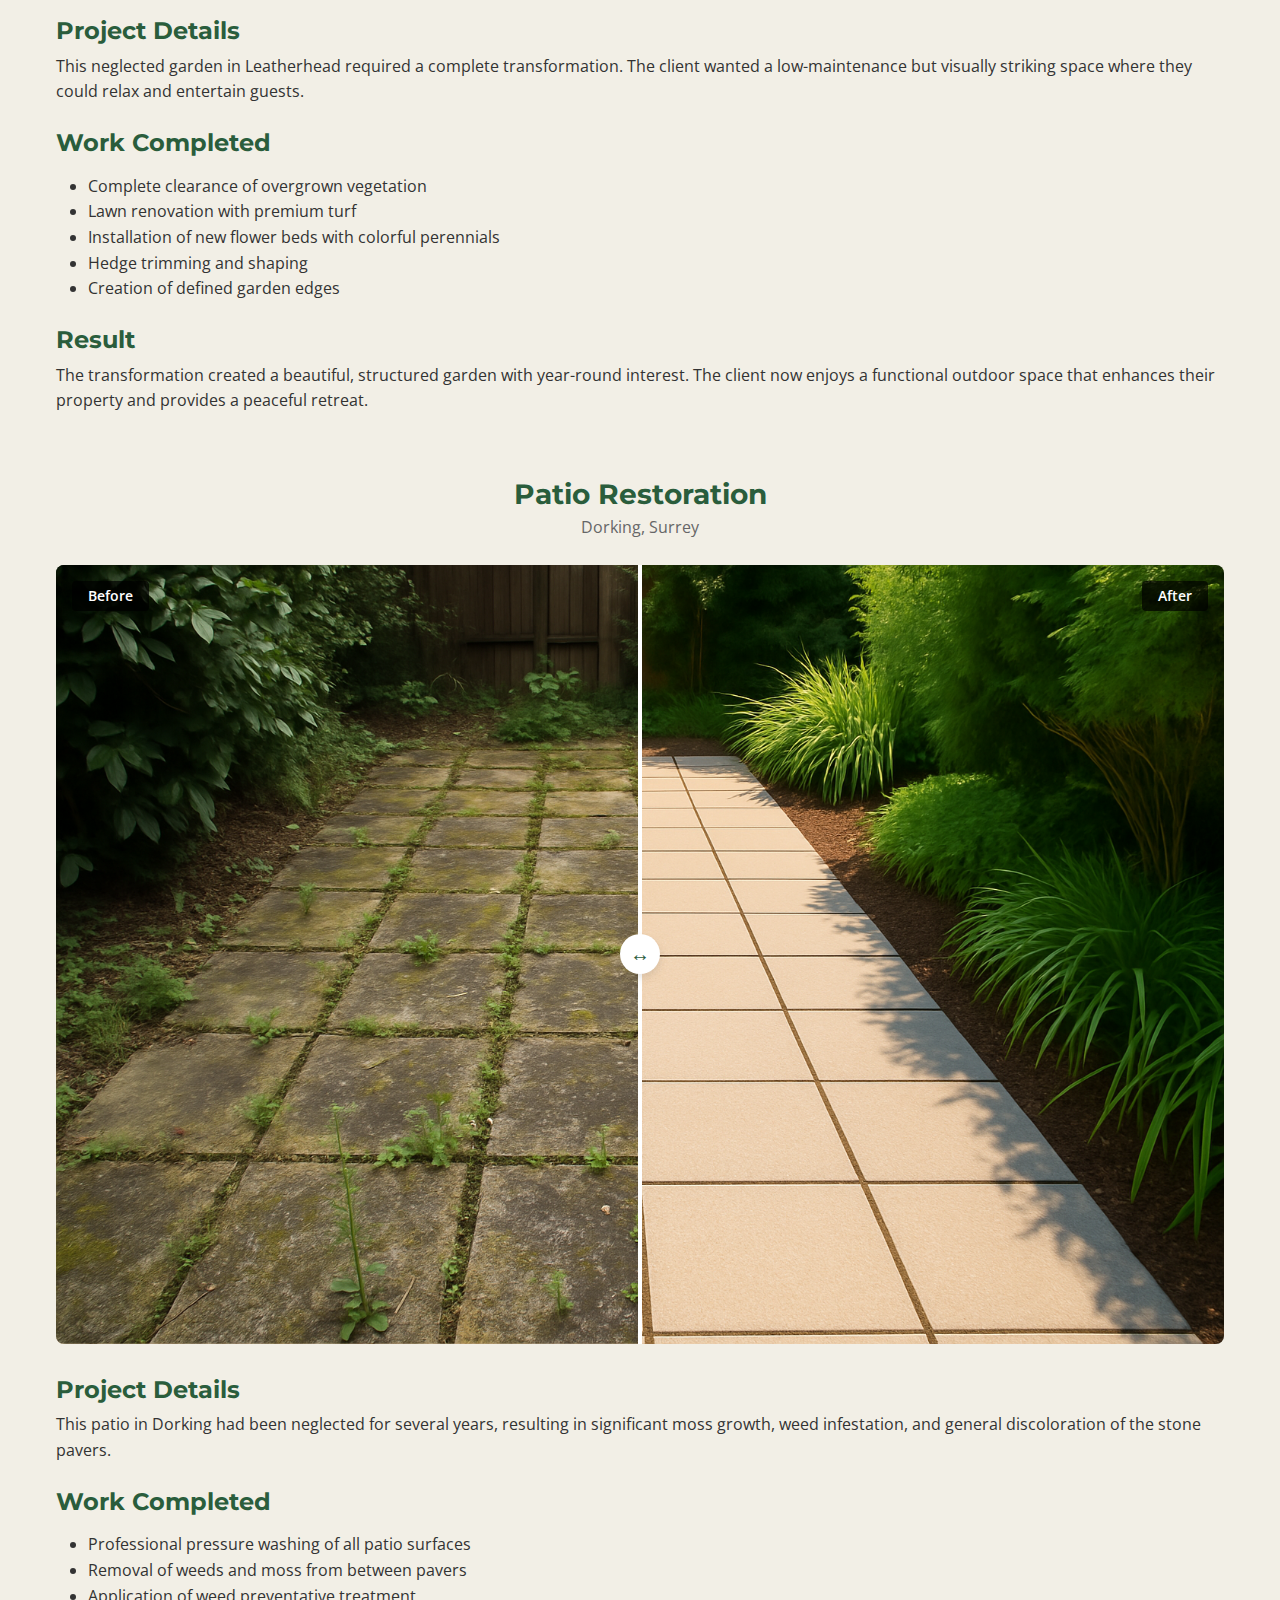
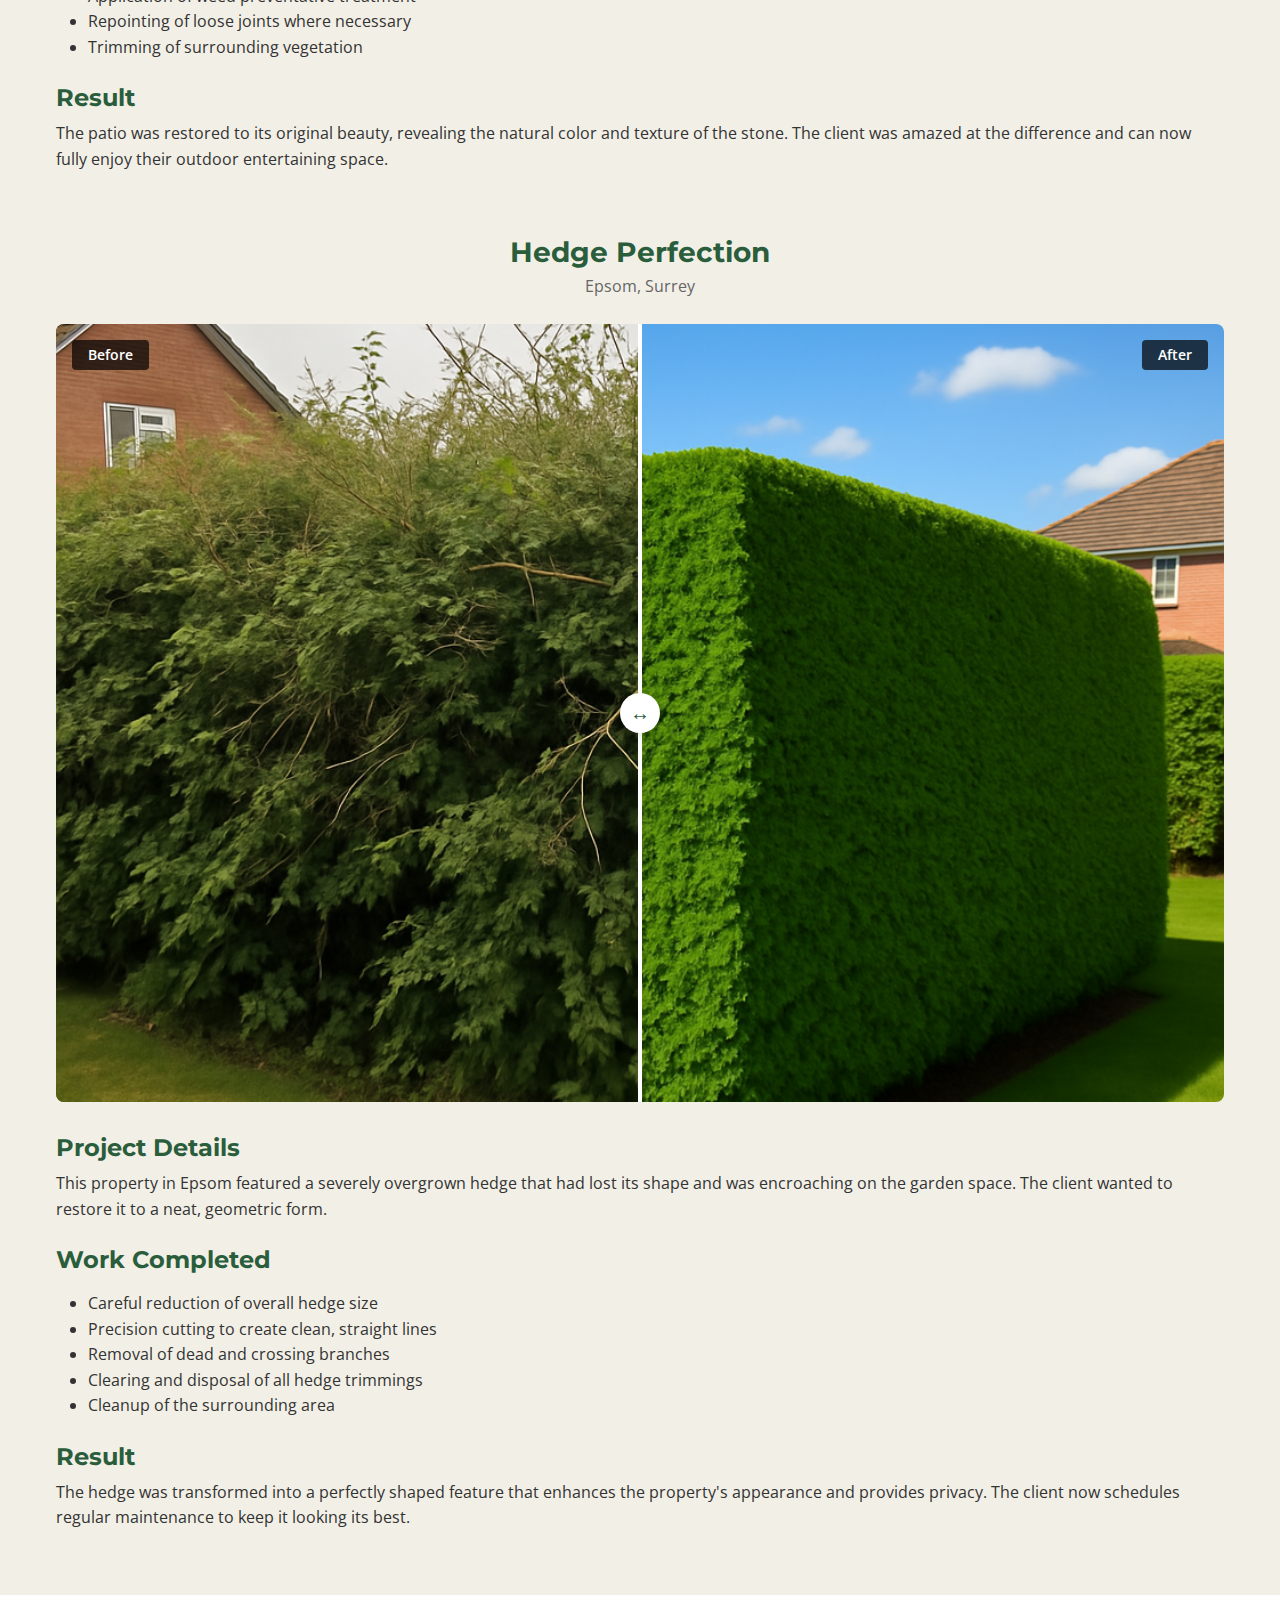
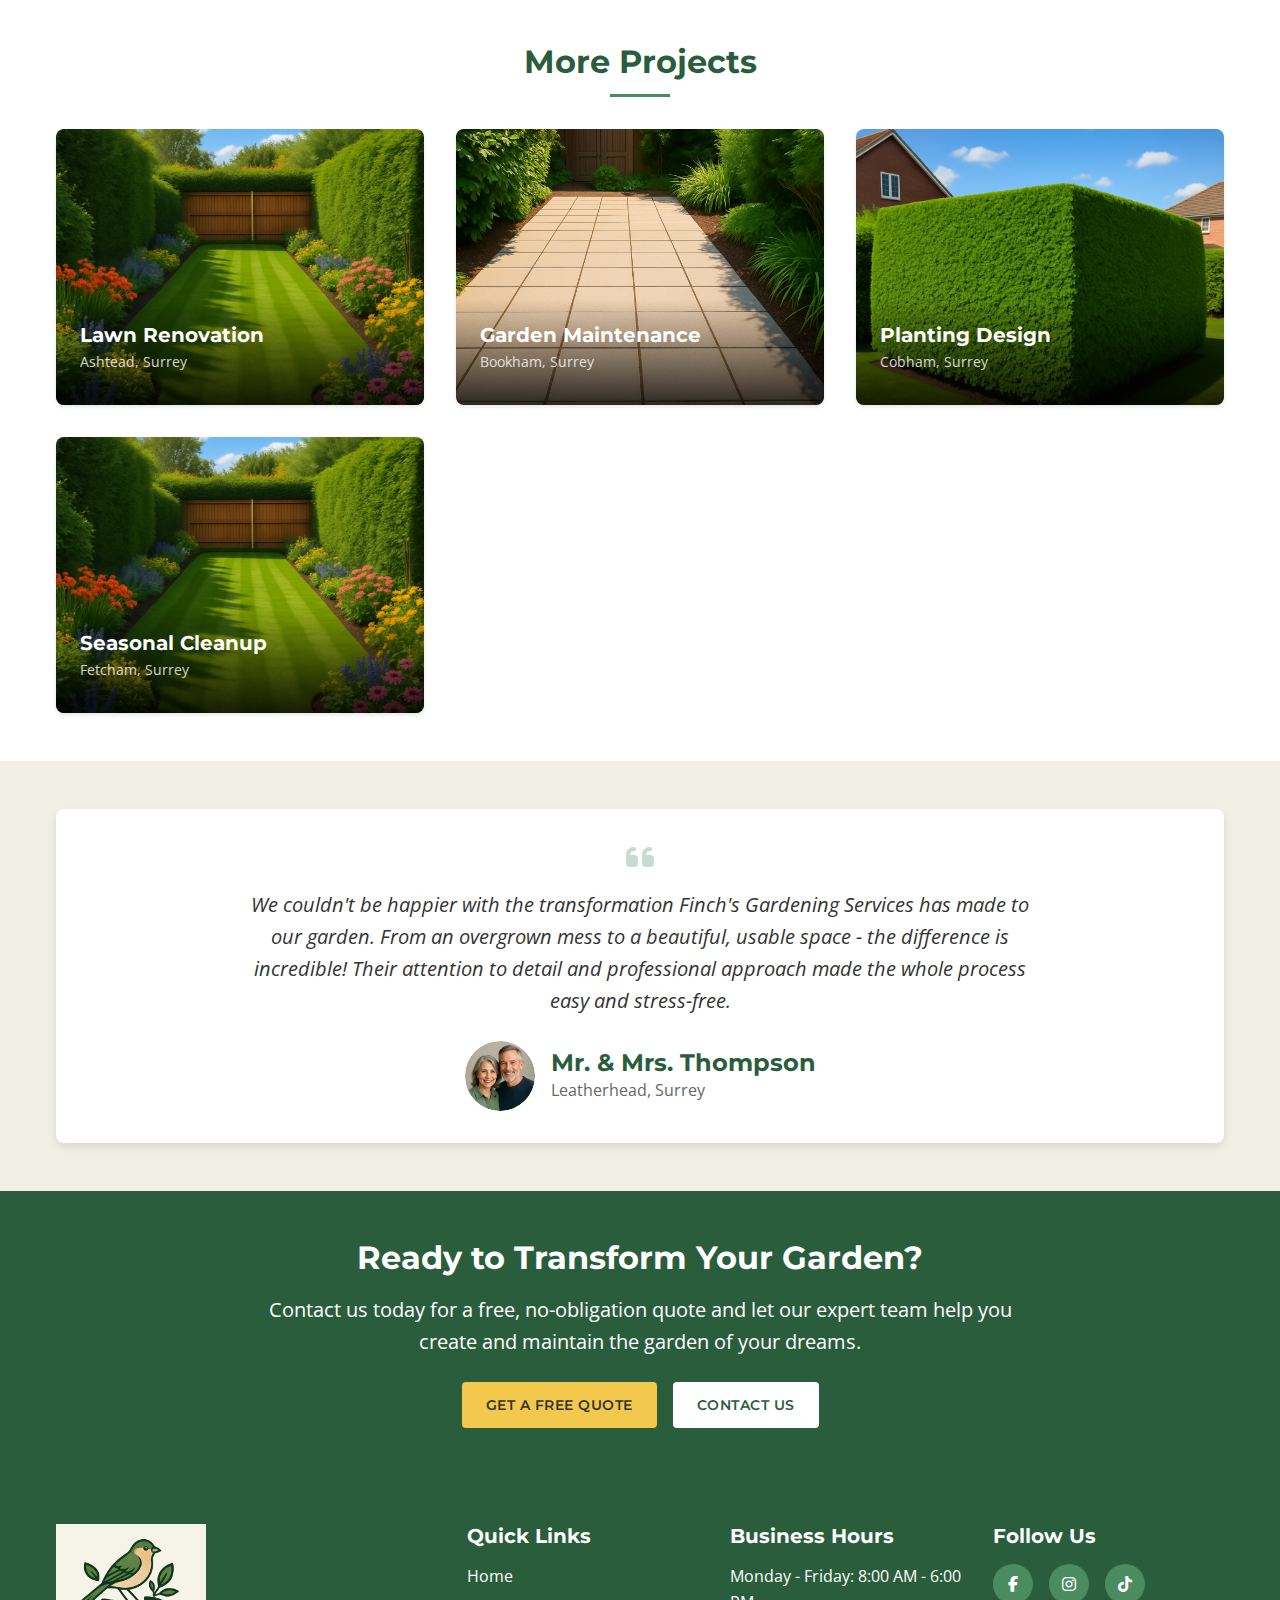
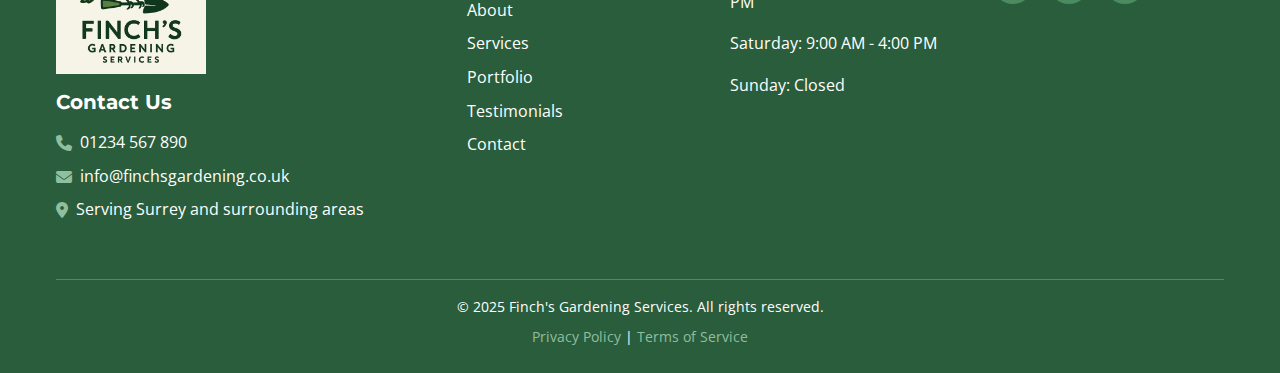
<file: portfolio.html>
<!DOCTYPE html>
<html lang="en">
<head>
    <meta charset="UTF-8">
    <meta name="viewport" content="width=device-width, initial-scale=1.0">
    <meta name="description" content="View our portfolio of garden transformations, including before and after images of our lawn care, hedge trimming, garden design, and pressure washing projects in Surrey, UK.">
    <meta name="keywords" content="garden portfolio, before and after, garden transformation, Surrey gardener, garden maintenance Leatherhead, professional lawn care">
    <meta name="author" content="Finch's Gardening Services">
    
    <title>Portfolio | Finch's Gardening Services</title>
    
    <!-- Favicon -->
    <link rel="icon" href="images/favicon.ico" type="image/x-icon">
    
    <!-- Google Fonts -->
    <link rel="preconnect" href="https://fonts.googleapis.com">
    <link rel="preconnect" href="https://fonts.gstatic.com" crossorigin>
    <link href="https://fonts.googleapis.com/css2?family=Montserrat:wght@400;600;700&family=Open+Sans:wght@400;600&family=Caveat&display=swap" rel="stylesheet">
    
    <!-- CSS Files -->
    <link rel="stylesheet" href="css/normalize.css">
    <link rel="stylesheet" href="css/styles.css">
    
    <!-- Font Awesome for icons -->
    <link rel="stylesheet" href="https://cdnjs.cloudflare.com/ajax/libs/font-awesome/6.4.0/css/all.min.css">
</head>
<body>
    <!-- Header -->
    <header class="header" id="header">
        <div class="container">
            <div class="header__content">
                <div class="logo">
                    <a href="index.html">
                        <img src="images/finchs-logo.png" alt="Finch's Gardening Services Logo" width="180" height="auto">
                    </a>
                </div>
                <nav class="nav">
                    <ul class="nav__list">
                        <li class="nav__item"><a href="index.html" class="nav__link">Home</a></li>
                        <li class="nav__item"><a href="about.html" class="nav__link">About</a></li>
                        <li class="nav__item"><a href="services.html" class="nav__link">Services</a></li>
                        <li class="nav__item"><a href="portfolio.html" class="nav__link active">Portfolio</a></li>
                        <li class="nav__item"><a href="testimonials.html" class="nav__link">Testimonials</a></li>
                        <li class="nav__item"><a href="contact.html" class="nav__link">Contact</a></li>
                    </ul>
                </nav>
                <div class="header__cta">
                    <button class="btn btn--primary quote-btn">Get a Free Quote</button>
                </div>
                <button class="mobile-menu-toggle" aria-label="Toggle menu">
                    <span></span>
                    <span></span>
                    <span></span>
                </button>
            </div>
        </div>
    </header>

    <main>
        <!-- Page Title -->
        <section class="page-title">
            <div class="container">
                <h1>Our Portfolio</h1>
                <nav aria-label="Breadcrumb" class="breadcrumb">
                    <ol>
                        <li><a href="index.html">Home</a></li>
                        <li aria-current="page">Portfolio</li>
                    </ol>
                </nav>
            </div>
        </section>

        <!-- Portfolio Introduction -->
        <section class="portfolio-intro section">
            <div class="container">
                <div class="portfolio-intro__content">
                    <h2 class="section__title">Garden Transformations</h2>
                    <p>
                        Welcome to our portfolio showcasing some of our favorite garden transformations. Each project 
                        represents our commitment to quality, attention to detail, and passion for creating beautiful 
                        outdoor spaces. Browse through our before and after images to see the difference our services 
                        can make to your garden.
                    </p>
                    <p>
                        From complete garden makeovers to simple maintenance improvements, we take pride in every project 
                        we undertake. These examples demonstrate the range of our capabilities and the high standards we 
                        maintain across all our work.
                    </p>
                </div>
            </div>
        </section>

        <!-- Portfolio Gallery -->
        <section class="portfolio-gallery section section--bg-light">
            <div class="container">
                <!-- Project 1 -->
                <div class="portfolio-item" id="project1">
                    <h3 class="portfolio-item__title">Garden Transformation</h3>
                    <p class="portfolio-item__location">Leatherhead, Surrey</p>
                    
                    <div class="portfolio-item__slider">
                        <div class="before-after-slider">
                            <div class="before-after-slider__before">
                                <img src="images/portfolio-before1.png" alt="Before: Overgrown garden in Leatherhead">
                                <span class="before-after-label">Before</span>
                            </div>
                            <div class="before-after-slider__after">
                                <img src="images/portfolio-after1.png" alt="After: Transformed garden in Leatherhead">
                                <span class="before-after-label">After</span>
                            </div>
                            <div class="before-after-slider__handle"></div>
                        </div>
                    </div>
                    
                    <div class="portfolio-item__description">
                        <h4>Project Details</h4>
                        <p>
                            This neglected garden in Leatherhead required a complete transformation. The client wanted a 
                            low-maintenance but visually striking space where they could relax and entertain guests.
                        </p>
                        <h4>Work Completed</h4>
                        <ul>
                            <li>Complete clearance of overgrown vegetation</li>
                            <li>Lawn renovation with premium turf</li>
                            <li>Installation of new flower beds with colorful perennials</li>
                            <li>Hedge trimming and shaping</li>
                            <li>Creation of defined garden edges</li>
                        </ul>
                        <h4>Result</h4>
                        <p>
                            The transformation created a beautiful, structured garden with year-round interest. The client 
                            now enjoys a functional outdoor space that enhances their property and provides a peaceful retreat.
                        </p>
                    </div>
                </div>

                <!-- Project 2 -->
                <div class="portfolio-item" id="project2">
                    <h3 class="portfolio-item__title">Patio Restoration</h3>
                    <p class="portfolio-item__location">Dorking, Surrey</p>
                    
                    <div class="portfolio-item__slider">
                        <div class="before-after-slider">
                            <div class="before-after-slider__before">
                                <img src="images/portfolio-before2.png" alt="Before: Dirty, moss-covered patio in Dorking">
                                <span class="before-after-label">Before</span>
                            </div>
                            <div class="before-after-slider__after">
                                <img src="images/portfolio-after2.png" alt="After: Clean, restored patio in Dorking">
                                <span class="before-after-label">After</span>
                            </div>
                            <div class="before-after-slider__handle"></div>
                        </div>
                    </div>
                    
                    <div class="portfolio-item__description">
                        <h4>Project Details</h4>
                        <p>
                            This patio in Dorking had been neglected for several years, resulting in significant moss growth, 
                            weed infestation, and general discoloration of the stone pavers.
                        </p>
                        <h4>Work Completed</h4>
                        <ul>
                            <li>Professional pressure washing of all patio surfaces</li>
                            <li>Removal of weeds and moss from between pavers</li>
                            <li>Application of weed preventative treatment</li>
                            <li>Repointing of loose joints where necessary</li>
                            <li>Trimming of surrounding vegetation</li>
                        </ul>
                        <h4>Result</h4>
                        <p>
                            The patio was restored to its original beauty, revealing the natural color and texture of the stone. 
                            The client was amazed at the difference and can now fully enjoy their outdoor entertaining space.
                        </p>
                    </div>
                </div>

                <!-- Project 3 -->
                <div class="portfolio-item" id="project3">
                    <h3 class="portfolio-item__title">Hedge Perfection</h3>
                    <p class="portfolio-item__location">Epsom, Surrey</p>
                    
                    <div class="portfolio-item__slider">
                        <div class="before-after-slider">
                            <div class="before-after-slider__before">
                                <img src="images/portfolio-before3.png" alt="Before: Overgrown hedge in Epsom">
                                <span class="before-after-label">Before</span>
                            </div>
                            <div class="before-after-slider__after">
                                <img src="images/portfolio-after3.png" alt="After: Perfectly shaped hedge in Epsom">
                                <span class="before-after-label">After</span>
                            </div>
                            <div class="before-after-slider__handle"></div>
                        </div>
                    </div>
                    
                    <div class="portfolio-item__description">
                        <h4>Project Details</h4>
                        <p>
                            This property in Epsom featured a severely overgrown hedge that had lost its shape and was 
                            encroaching on the garden space. The client wanted to restore it to a neat, geometric form.
                        </p>
                        <h4>Work Completed</h4>
                        <ul>
                            <li>Careful reduction of overall hedge size</li>
                            <li>Precision cutting to create clean, straight lines</li>
                            <li>Removal of dead and crossing branches</li>
                            <li>Clearing and disposal of all hedge trimmings</li>
                            <li>Cleanup of the surrounding area</li>
                        </ul>
                        <h4>Result</h4>
                        <p>
                            The hedge was transformed into a perfectly shaped feature that enhances the property's appearance 
                            and provides privacy. The client now schedules regular maintenance to keep it looking its best.
                        </p>
                    </div>
                </div>
            </div>
        </section>

        <!-- More Projects -->
        <section class="more-projects section">
            <div class="container">
                <h2 class="section__title">More Projects</h2>
                <div class="projects-grid">
                    <div class="project-card">
                        <div class="project-card__image">
                            <img src="images/portfolio-after1.png" alt="Lawn Renovation Project">
                            <div class="project-card__overlay">
                                <h3 class="project-card__title">Lawn Renovation</h3>
                                <span class="project-card__location">Ashtead, Surrey</span>
                            </div>
                        </div>
                    </div>
                    <div class="project-card">
                        <div class="project-card__image">
                            <img src="images/portfolio-after2.png" alt="Garden Maintenance Project">
                            <div class="project-card__overlay">
                                <h3 class="project-card__title">Garden Maintenance</h3>
                                <span class="project-card__location">Bookham, Surrey</span>
                            </div>
                        </div>
                    </div>
                    <div class="project-card">
                        <div class="project-card__image">
                            <img src="images/portfolio-after3.png" alt="Planting Design Project">
                            <div class="project-card__overlay">
                                <h3 class="project-card__title">Planting Design</h3>
                                <span class="project-card__location">Cobham, Surrey</span>
                            </div>
                        </div>
                    </div>
                    <div class="project-card">
                        <div class="project-card__image">
                            <img src="images/portfolio-after1.png" alt="Seasonal Cleanup Project">
                            <div class="project-card__overlay">
                                <h3 class="project-card__title">Seasonal Cleanup</h3>
                                <span class="project-card__location">Fetcham, Surrey</span>
                            </div>
                        </div>
                    </div>
                </div>
            </div>
        </section>

        <!-- Client Testimonial -->
        <section class="portfolio-testimonial section section--bg-light">
            <div class="container">
                <div class="testimonial-feature">
                    <div class="testimonial-feature__quote">
                        <i class="fas fa-quote-left"></i>
                        <blockquote>
                            We couldn't be happier with the transformation Finch's Gardening Services has made to our garden. 
                            From an overgrown mess to a beautiful, usable space - the difference is incredible! Their attention 
                            to detail and professional approach made the whole process easy and stress-free.
                        </blockquote>
                        <div class="testimonial-feature__author">
                            <img src="images/testimonial-avatar3.png" alt="Mr. & Mrs. Thompson" class="testimonial-feature__avatar">
                            <div class="testimonial-feature__info">
                                <h4>Mr. & Mrs. Thompson</h4>
                                <p>Leatherhead, Surrey</p>
                            </div>
                        </div>
                    </div>
                </div>
            </div>
        </section>

        <!-- Call to Action Section -->
        <section class="cta section section--bg-accent">
            <div class="container">
                <div class="cta__content">
                    <h2 class="cta__title">Ready to Transform Your Garden?</h2>
                    <p class="cta__text">
                        Contact us today for a free, no-obligation quote and let our expert team help you 
                        create and maintain the garden of your dreams.
                    </p>
                    <div class="cta__buttons">
                        <button class="btn btn--cta quote-btn">Get a Free Quote</button>
                        <a href="contact.html" class="btn btn--light">Contact Us</a>
                    </div>
                </div>
            </div>
        </section>
    </main>

    <!-- Footer -->
    <footer class="footer">
        <div class="container">
            <div class="footer__content">
                <div class="footer__info">
                    <div class="footer__logo">
                        <img src="images/finchs-logo.png" alt="Finch's Gardening Services Logo" width="150" height="auto">
                    </div>
                    <div class="footer__contact">
                        <h3 class="footer__heading">Contact Us</h3>
                        <p><i class="fas fa-phone"></i> <a href="tel:+441234567890">01234 567 890</a></p>
                        <p><i class="fas fa-envelope"></i> <a href="mailto:info@finchsgardening.co.uk">info@finchsgardening.co.uk</a></p>
                        <p><i class="fas fa-map-marker-alt"></i> Serving Surrey and surrounding areas</p>
                    </div>
                </div>
                <div class="footer__links">
                    <div class="footer__nav">
                        <h3 class="footer__heading">Quick Links</h3>
                        <ul class="footer__nav-list">
                            <li><a href="index.html">Home</a></li>
                            <li><a href="about.html">About</a></li>
                            <li><a href="services.html">Services</a></li>
                            <li><a href="portfolio.html">Portfolio</a></li>
                            <li><a href="testimonials.html">Testimonials</a></li>
                            <li><a href="contact.html">Contact</a></li>
                        </ul>
                    </div>
                    <div class="footer__hours">
                        <h3 class="footer__heading">Business Hours</h3>
                        <p>Monday - Friday: 8:00 AM - 6:00 PM</p>
                        <p>Saturday: 9:00 AM - 4:00 PM</p>
                        <p>Sunday: Closed</p>
                    </div>
                    <div class="footer__social">
                        <h3 class="footer__heading">Follow Us</h3>
                        <div class="social-icons">
                            <a href="https://facebook.com" target="_blank" rel="noopener noreferrer" aria-label="Facebook"><i class="fab fa-facebook-f"></i></a>
                            <a href="https://instagram.com" target="_blank" rel="noopener noreferrer" aria-label="Instagram"><i class="fab fa-instagram"></i></a>
                            <a href="https://tiktok.com" target="_blank" rel="noopener noreferrer" aria-label="TikTok"><i class="fab fa-tiktok"></i></a>
                        </div>
                    </div>
                </div>
            </div>
            <div class="footer__bottom">
                <p>&copy; 2025 Finch's Gardening Services. All rights reserved.</p>
                <p>
                    <a href="#">Privacy Policy</a> | 
                    <a href="#">Terms of Service</a>
                </p>
            </div>
        </div>
    </footer>

    <!-- Quote Request Modal -->
    <div class="modal" id="quoteModal">
        <div class="modal__content">
            <button class="modal__close" aria-label="Close modal">&times;</button>
            <h2 class="modal__title">Request a Free Quote</h2>
            <form class="quote-form" id="quoteForm">
                <div class="form-group">
                    <label for="name">Name</label>
                    <input type="text" id="name" name="name" required>
                </div>
                <div class="form-group">
                    <label for="email">Email</label>
                    <input type="email" id="email" name="email" required>
                </div>
                <div class="form-group">
                    <label for="phone">Phone</label>
                    <input type="tel" id="phone" name="phone" required>
                </div>
                <div class="form-group">
                    <label for="service">Service Needed</label>
                    <select id="service" name="service">
                        <option value="">Select a service</option>
                        <option value="lawn-mowing">Lawn Mowing & Edging</option>
                        <option value="hedge-trimming">Hedge Trimming & Shaping</option>
                        <option value="garden-design">Garden Design & Planting</option>
                        <option value="seasonal-cleanup">Seasonal Clean-ups & Maintenance</option>
                        <option value="pressure-washing">Patio & Pathway Pressure-washing</option>
                        <option value="other">Other (please specify)</option>
                    </select>
                </div>
                <div class="form-group">
                    <label for="message">Message</label>
                    <textarea id="message" name="message" rows="4" placeholder="Please provide details about your garden and requirements"></textarea>
                </div>
                <button type="submit" class="btn btn--primary">Submit Request</button>
            </form>
        </div>
    </div>

    <!-- JavaScript -->
    <script src="js/main.js"></script>
</body>
</html>
</file>
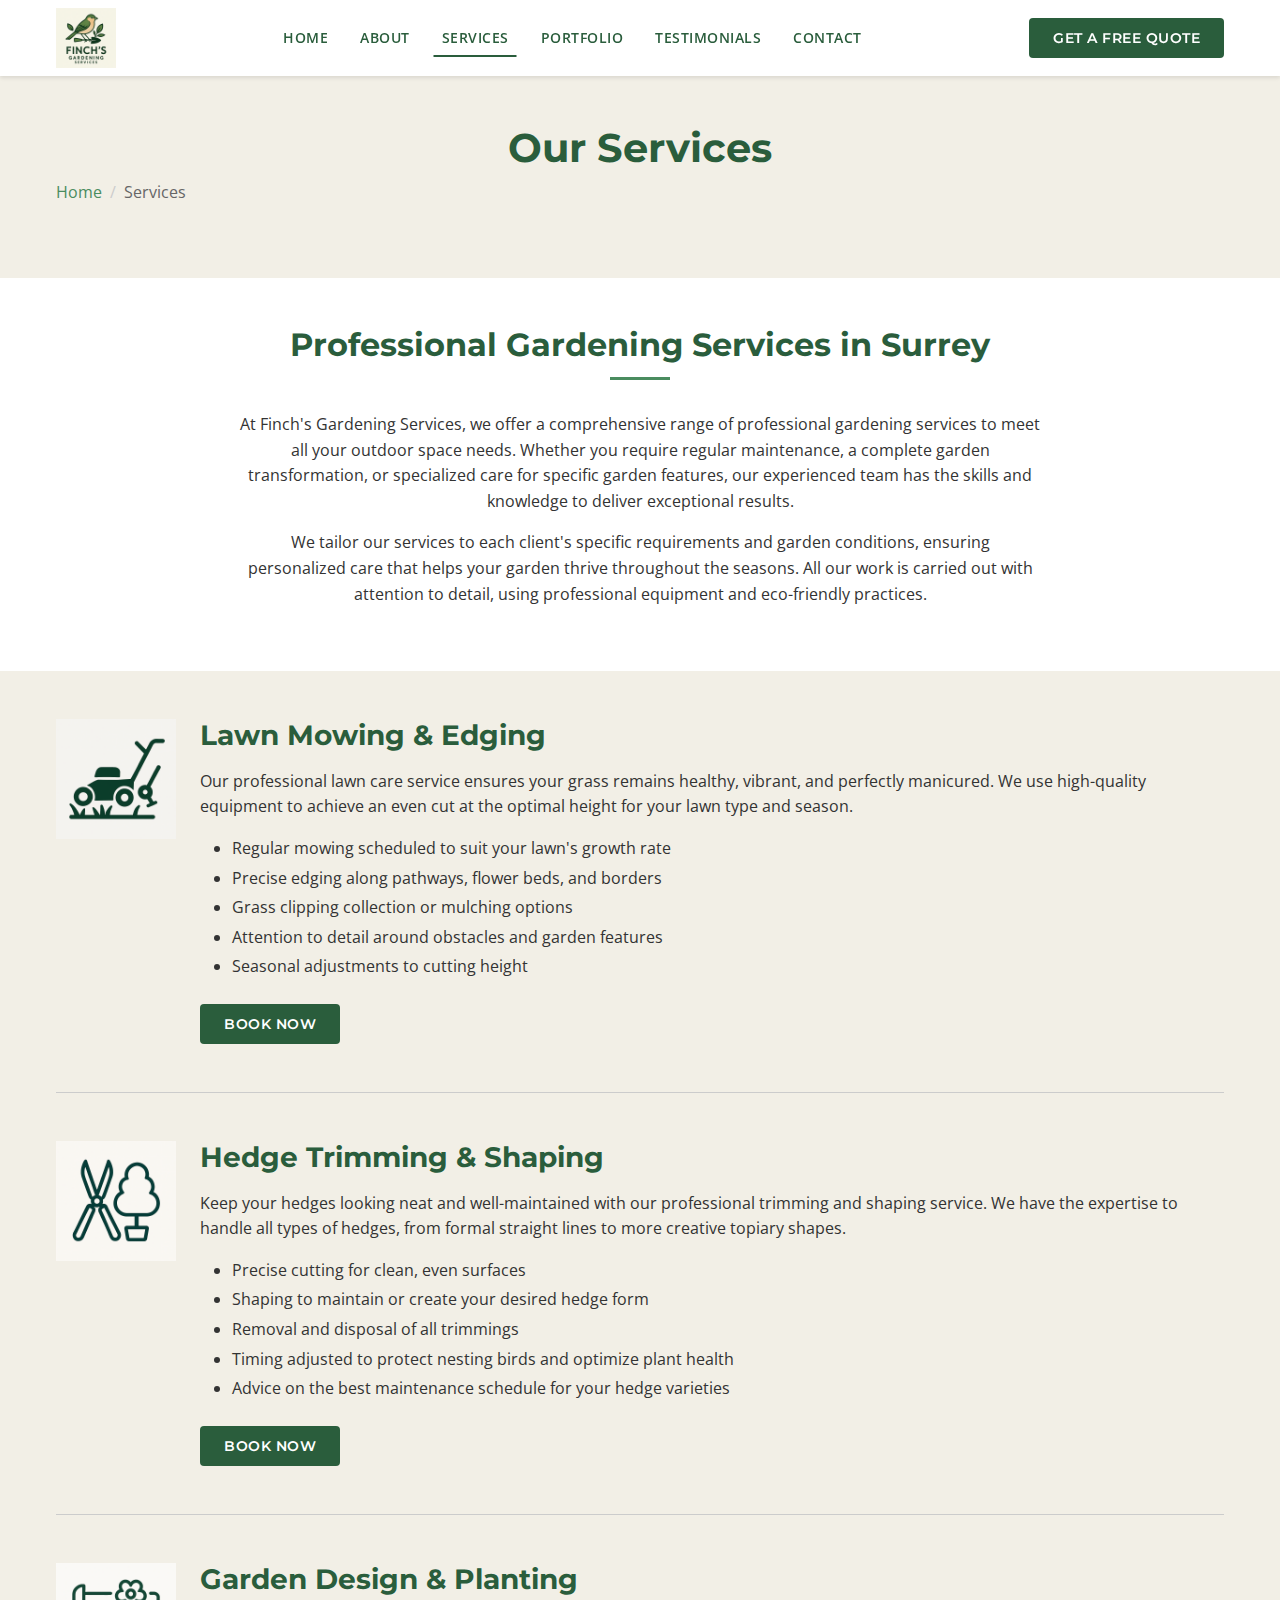
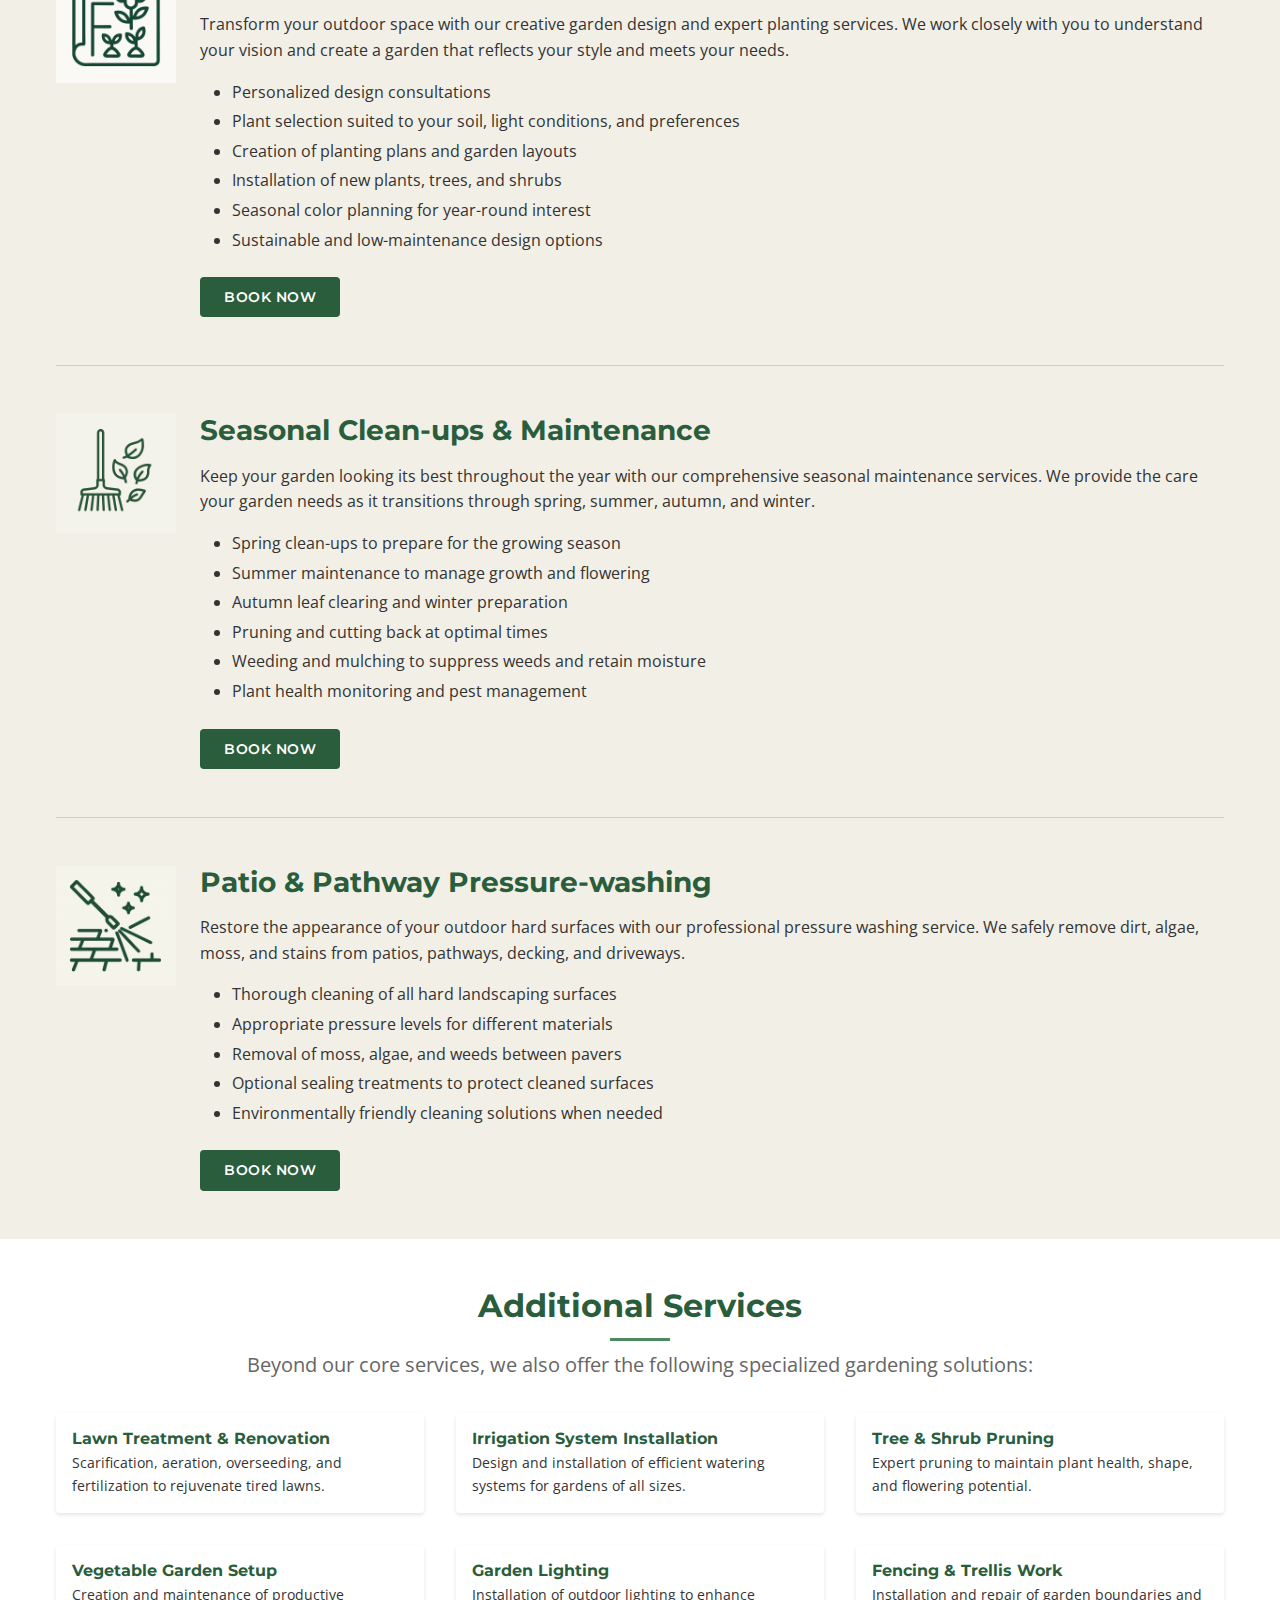
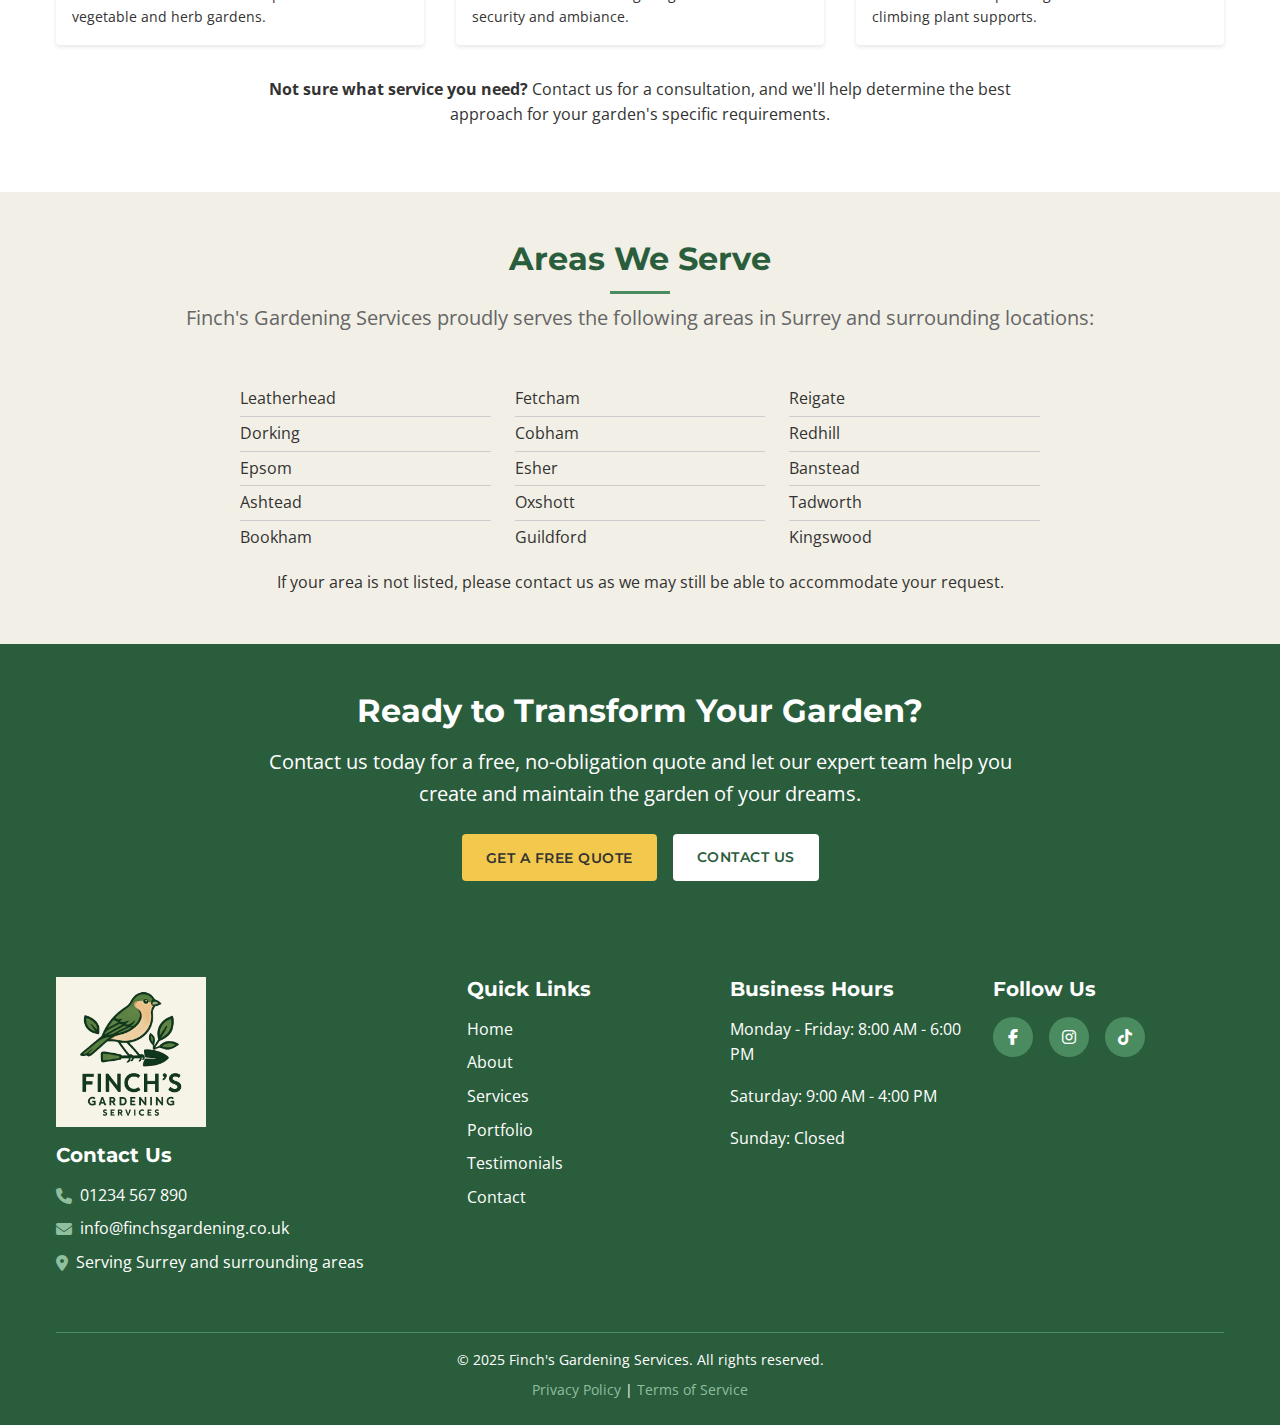
<file: services.html>
<!DOCTYPE html>
<html lang="en">
<head>
    <meta charset="UTF-8">
    <meta name="viewport" content="width=device-width, initial-scale=1.0">
    <meta name="description" content="Explore our comprehensive gardening services including lawn care, hedge trimming, garden design, seasonal maintenance, and pressure washing in Surrey, UK.">
    <meta name="keywords" content="Surrey gardener, garden maintenance Leatherhead, professional lawn care, hedge trimming, garden design, pressure washing, seasonal clean-ups">
    <meta name="author" content="Finch's Gardening Services">
    
    <title>Our Services | Finch's Gardening Services</title>
    
    <!-- Favicon -->
    <link rel="icon" href="images/favicon.ico" type="image/x-icon">
    
    <!-- Google Fonts -->
    <link rel="preconnect" href="https://fonts.googleapis.com">
    <link rel="preconnect" href="https://fonts.gstatic.com" crossorigin>
    <link href="https://fonts.googleapis.com/css2?family=Montserrat:wght@400;600;700&family=Open+Sans:wght@400;600&family=Caveat&display=swap" rel="stylesheet">
    
    <!-- CSS Files -->
    <link rel="stylesheet" href="css/normalize.css">
    <link rel="stylesheet" href="css/styles.css">
    
    <!-- Font Awesome for icons -->
    <link rel="stylesheet" href="https://cdnjs.cloudflare.com/ajax/libs/font-awesome/6.4.0/css/all.min.css">
</head>
<body>
    <!-- Header -->
    <header class="header" id="header">
        <div class="container">
            <div class="header__content">
                <div class="logo">
                    <a href="index.html">
                        <img src="images/finchs-logo.png" alt="Finch's Gardening Services Logo" width="180" height="auto">
                    </a>
                </div>
                <nav class="nav">
                    <ul class="nav__list">
                        <li class="nav__item"><a href="index.html" class="nav__link">Home</a></li>
                        <li class="nav__item"><a href="about.html" class="nav__link">About</a></li>
                        <li class="nav__item"><a href="services.html" class="nav__link active">Services</a></li>
                        <li class="nav__item"><a href="portfolio.html" class="nav__link">Portfolio</a></li>
                        <li class="nav__item"><a href="testimonials.html" class="nav__link">Testimonials</a></li>
                        <li class="nav__item"><a href="contact.html" class="nav__link">Contact</a></li>
                    </ul>
                </nav>
                <div class="header__cta">
                    <button class="btn btn--primary quote-btn">Get a Free Quote</button>
                </div>
                <button class="mobile-menu-toggle" aria-label="Toggle menu">
                    <span></span>
                    <span></span>
                    <span></span>
                </button>
            </div>
        </div>
    </header>

    <main>
        <!-- Page Title -->
        <section class="page-title">
            <div class="container">
                <h1>Our Services</h1>
                <nav aria-label="Breadcrumb" class="breadcrumb">
                    <ol>
                        <li><a href="index.html">Home</a></li>
                        <li aria-current="page">Services</li>
                    </ol>
                </nav>
            </div>
        </section>

        <!-- Services Introduction -->
        <section class="services-intro section">
            <div class="container">
                <div class="services-intro__content">
                    <h2 class="section__title">Professional Gardening Services in Surrey</h2>
                    <p>
                        At Finch's Gardening Services, we offer a comprehensive range of professional gardening services 
                        to meet all your outdoor space needs. Whether you require regular maintenance, a complete garden 
                        transformation, or specialized care for specific garden features, our experienced team has the 
                        skills and knowledge to deliver exceptional results.
                    </p>
                    <p>
                        We tailor our services to each client's specific requirements and garden conditions, ensuring 
                        personalized care that helps your garden thrive throughout the seasons. All our work is carried 
                        out with attention to detail, using professional equipment and eco-friendly practices.
                    </p>
                </div>
            </div>
        </section>

        <!-- Services List -->
        <section class="services-list section section--bg-light">
            <div class="container">
                <!-- Service 1 -->
                <div class="service-item" id="lawn-mowing">
                    <div class="service-item__image">
                        <img src="images/icon-lawn-mowing.png" alt="Lawn Mowing & Edging" width="120" height="120">
                    </div>
                    <div class="service-item__content">
                        <h3 class="service-item__title">Lawn Mowing & Edging</h3>
                        <p class="service-item__description">
                            Our professional lawn care service ensures your grass remains healthy, vibrant, and perfectly manicured. 
                            We use high-quality equipment to achieve an even cut at the optimal height for your lawn type and season.
                        </p>
                        <ul class="service-item__features">
                            <li>Regular mowing scheduled to suit your lawn's growth rate</li>
                            <li>Precise edging along pathways, flower beds, and borders</li>
                            <li>Grass clipping collection or mulching options</li>
                            <li>Attention to detail around obstacles and garden features</li>
                            <li>Seasonal adjustments to cutting height</li>
                        </ul>
                        <button class="btn btn--primary service-item__cta quote-btn" data-service="lawn-mowing">Book Now</button>
                    </div>
                </div>

                <!-- Service 2 -->
                <div class="service-item" id="hedge-trimming">
                    <div class="service-item__image">
                        <img src="images/icon-hedge-trimming.png" alt="Hedge Trimming & Shaping" width="120" height="120">
                    </div>
                    <div class="service-item__content">
                        <h3 class="service-item__title">Hedge Trimming & Shaping</h3>
                        <p class="service-item__description">
                            Keep your hedges looking neat and well-maintained with our professional trimming and shaping service. 
                            We have the expertise to handle all types of hedges, from formal straight lines to more creative topiary shapes.
                        </p>
                        <ul class="service-item__features">
                            <li>Precise cutting for clean, even surfaces</li>
                            <li>Shaping to maintain or create your desired hedge form</li>
                            <li>Removal and disposal of all trimmings</li>
                            <li>Timing adjusted to protect nesting birds and optimize plant health</li>
                            <li>Advice on the best maintenance schedule for your hedge varieties</li>
                        </ul>
                        <button class="btn btn--primary service-item__cta quote-btn" data-service="hedge-trimming">Book Now</button>
                    </div>
                </div>

                <!-- Service 3 -->
                <div class="service-item" id="garden-design">
                    <div class="service-item__image">
                        <img src="images/icon-garden-design.png" alt="Garden Design & Planting" width="120" height="120">
                    </div>
                    <div class="service-item__content">
                        <h3 class="service-item__title">Garden Design & Planting</h3>
                        <p class="service-item__description">
                            Transform your outdoor space with our creative garden design and expert planting services. 
                            We work closely with you to understand your vision and create a garden that reflects your style and meets your needs.
                        </p>
                        <ul class="service-item__features">
                            <li>Personalized design consultations</li>
                            <li>Plant selection suited to your soil, light conditions, and preferences</li>
                            <li>Creation of planting plans and garden layouts</li>
                            <li>Installation of new plants, trees, and shrubs</li>
                            <li>Seasonal color planning for year-round interest</li>
                            <li>Sustainable and low-maintenance design options</li>
                        </ul>
                        <button class="btn btn--primary service-item__cta quote-btn" data-service="garden-design">Book Now</button>
                    </div>
                </div>

                <!-- Service 4 -->
                <div class="service-item" id="seasonal-cleanup">
                    <div class="service-item__image">
                        <img src="images/icon-seasonal-cleanup.png" alt="Seasonal Clean-ups & Maintenance" width="120" height="120">
                    </div>
                    <div class="service-item__content">
                        <h3 class="service-item__title">Seasonal Clean-ups & Maintenance</h3>
                        <p class="service-item__description">
                            Keep your garden looking its best throughout the year with our comprehensive seasonal maintenance services. 
                            We provide the care your garden needs as it transitions through spring, summer, autumn, and winter.
                        </p>
                        <ul class="service-item__features">
                            <li>Spring clean-ups to prepare for the growing season</li>
                            <li>Summer maintenance to manage growth and flowering</li>
                            <li>Autumn leaf clearing and winter preparation</li>
                            <li>Pruning and cutting back at optimal times</li>
                            <li>Weeding and mulching to suppress weeds and retain moisture</li>
                            <li>Plant health monitoring and pest management</li>
                        </ul>
                        <button class="btn btn--primary service-item__cta quote-btn" data-service="seasonal-cleanup">Book Now</button>
                    </div>
                </div>

                <!-- Service 5 -->
                <div class="service-item" id="pressure-washing">
                    <div class="service-item__image">
                        <img src="images/icon-pressure-washing.png" alt="Patio & Pathway Pressure-washing" width="120" height="120">
                    </div>
                    <div class="service-item__content">
                        <h3 class="service-item__title">Patio & Pathway Pressure-washing</h3>
                        <p class="service-item__description">
                            Restore the appearance of your outdoor hard surfaces with our professional pressure washing service. 
                            We safely remove dirt, algae, moss, and stains from patios, pathways, decking, and driveways.
                        </p>
                        <ul class="service-item__features">
                            <li>Thorough cleaning of all hard landscaping surfaces</li>
                            <li>Appropriate pressure levels for different materials</li>
                            <li>Removal of moss, algae, and weeds between pavers</li>
                            <li>Optional sealing treatments to protect cleaned surfaces</li>
                            <li>Environmentally friendly cleaning solutions when needed</li>
                        </ul>
                        <button class="btn btn--primary service-item__cta quote-btn" data-service="pressure-washing">Book Now</button>
                    </div>
                </div>
            </div>
        </section>

        <!-- Additional Services -->
        <section class="additional-services section">
            <div class="container">
                <h2 class="section__title">Additional Services</h2>
                <p class="section__subtitle">
                    Beyond our core services, we also offer the following specialized gardening solutions:
                </p>
                <div class="additional-services__grid">
                    <div class="additional-service">
                        <h3>Lawn Treatment & Renovation</h3>
                        <p>Scarification, aeration, overseeding, and fertilization to rejuvenate tired lawns.</p>
                    </div>
                    <div class="additional-service">
                        <h3>Irrigation System Installation</h3>
                        <p>Design and installation of efficient watering systems for gardens of all sizes.</p>
                    </div>
                    <div class="additional-service">
                        <h3>Tree & Shrub Pruning</h3>
                        <p>Expert pruning to maintain plant health, shape, and flowering potential.</p>
                    </div>
                    <div class="additional-service">
                        <h3>Vegetable Garden Setup</h3>
                        <p>Creation and maintenance of productive vegetable and herb gardens.</p>
                    </div>
                    <div class="additional-service">
                        <h3>Garden Lighting</h3>
                        <p>Installation of outdoor lighting to enhance security and ambiance.</p>
                    </div>
                    <div class="additional-service">
                        <h3>Fencing & Trellis Work</h3>
                        <p>Installation and repair of garden boundaries and climbing plant supports.</p>
                    </div>
                </div>
                <div class="additional-services__note">
                    <p>
                        <strong>Not sure what service you need?</strong> Contact us for a consultation, and we'll help determine 
                        the best approach for your garden's specific requirements.
                    </p>
                </div>
            </div>
        </section>

        <!-- Service Areas -->
        <section class="service-areas section section--bg-light">
            <div class="container">
                <h2 class="section__title">Areas We Serve</h2>
                <p class="section__subtitle">
                    Finch's Gardening Services proudly serves the following areas in Surrey and surrounding locations:
                </p>
                <div class="service-areas__grid">
                    <div class="service-areas__column">
                        <ul class="service-areas__list">
                            <li>Leatherhead</li>
                            <li>Dorking</li>
                            <li>Epsom</li>
                            <li>Ashtead</li>
                            <li>Bookham</li>
                        </ul>
                    </div>
                    <div class="service-areas__column">
                        <ul class="service-areas__list">
                            <li>Fetcham</li>
                            <li>Cobham</li>
                            <li>Esher</li>
                            <li>Oxshott</li>
                            <li>Guildford</li>
                        </ul>
                    </div>
                    <div class="service-areas__column">
                        <ul class="service-areas__list">
                            <li>Reigate</li>
                            <li>Redhill</li>
                            <li>Banstead</li>
                            <li>Tadworth</li>
                            <li>Kingswood</li>
                        </ul>
                    </div>
                </div>
                <p class="service-areas__note">
                    If your area is not listed, please contact us as we may still be able to accommodate your request.
                </p>
            </div>
        </section>

        <!-- Call to Action Section -->
        <section class="cta section section--bg-accent">
            <div class="container">
                <div class="cta__content">
                    <h2 class="cta__title">Ready to Transform Your Garden?</h2>
                    <p class="cta__text">
                        Contact us today for a free, no-obligation quote and let our expert team help you 
                        create and maintain the garden of your dreams.
                    </p>
                    <div class="cta__buttons">
                        <button class="btn btn--cta quote-btn">Get a Free Quote</button>
                        <a href="contact.html" class="btn btn--light">Contact Us</a>
                    </div>
                </div>
            </div>
        </section>
    </main>

    <!-- Footer -->
    <footer class="footer">
        <div class="container">
            <div class="footer__content">
                <div class="footer__info">
                    <div class="footer__logo">
                        <img src="images/finchs-logo.png" alt="Finch's Gardening Services Logo" width="150" height="auto">
                    </div>
                    <div class="footer__contact">
                        <h3 class="footer__heading">Contact Us</h3>
                        <p><i class="fas fa-phone"></i> <a href="tel:+441234567890">01234 567 890</a></p>
                        <p><i class="fas fa-envelope"></i> <a href="mailto:info@finchsgardening.co.uk">info@finchsgardening.co.uk</a></p>
                        <p><i class="fas fa-map-marker-alt"></i> Serving Surrey and surrounding areas</p>
                    </div>
                </div>
                <div class="footer__links">
                    <div class="footer__nav">
                        <h3 class="footer__heading">Quick Links</h3>
                        <ul class="footer__nav-list">
                            <li><a href="index.html">Home</a></li>
                            <li><a href="about.html">About</a></li>
                            <li><a href="services.html">Services</a></li>
                            <li><a href="portfolio.html">Portfolio</a></li>
                            <li><a href="testimonials.html">Testimonials</a></li>
                            <li><a href="contact.html">Contact</a></li>
                        </ul>
                    </div>
                    <div class="footer__hours">
                        <h3 class="footer__heading">Business Hours</h3>
                        <p>Monday - Friday: 8:00 AM - 6:00 PM</p>
                        <p>Saturday: 9:00 AM - 4:00 PM</p>
                        <p>Sunday: Closed</p>
                    </div>
                    <div class="footer__social">
                        <h3 class="footer__heading">Follow Us</h3>
                        <div class="social-icons">
                            <a href="https://facebook.com" target="_blank" rel="noopener noreferrer" aria-label="Facebook"><i class="fab fa-facebook-f"></i></a>
                            <a href="https://instagram.com" target="_blank" rel="noopener noreferrer" aria-label="Instagram"><i class="fab fa-instagram"></i></a>
                            <a href="https://tiktok.com" target="_blank" rel="noopener noreferrer" aria-label="TikTok"><i class="fab fa-tiktok"></i></a>
                        </div>
                    </div>
                </div>
            </div>
            <div class="footer__bottom">
                <p>&copy; 2025 Finch's Gardening Services. All rights reserved.</p>
                <p>
                    <a href="#">Privacy Policy</a> | 
                    <a href="#">Terms of Service</a>
                </p>
            </div>
        </div>
    </footer>

    <!-- Quote Request Modal -->
    <div class="modal" id="quoteModal">
        <div class="modal__content">
            <button class="modal__close" aria-label="Close modal">&times;</button>
            <h2 class="modal__title">Request a Free Quote</h2>
            <form class="quote-form" id="quoteForm">
                <div class="form-group">
                    <label for="name">Name</label>
                    <input type="text" id="name" name="name" required>
                </div>
                <div class="form-group">
                    <label for="email">Email</label>
                    <input type="email" id="email" name="email" required>
                </div>
                <div class="form-group">
                    <label for="phone">Phone</label>
                    <input type="tel" id="phone" name="phone" required>
                </div>
                <div class="form-group">
                    <label for="service">Service Needed</label>
                    <select id="service" name="service">
                        <option value="">Select a service</option>
                        <option value="lawn-mowing">Lawn Mowing & Edging</option>
                        <option value="hedge-trimming">Hedge Trimming & Shaping</option>
                        <option value="garden-design">Garden Design & Planting</option>
                        <option value="seasonal-cleanup">Seasonal Clean-ups & Maintenance</option>
                        <option value="pressure-washing">Patio & Pathway Pressure-washing</option>
                        <option value="other">Other (please specify)</option>
                    </select>
                </div>
                <div class="form-group">
                    <label for="message">Message</label>
                    <textarea id="message" name="message" rows="4" placeholder="Please provide details about your garden and requirements"></textarea>
                </div>
                <button type="submit" class="btn btn--primary">Submit Request</button>
            </form>
        </div>
    </div>

    <!-- JavaScript -->
    <script src="js/main.js"></script>
</body>
</html>
</file>
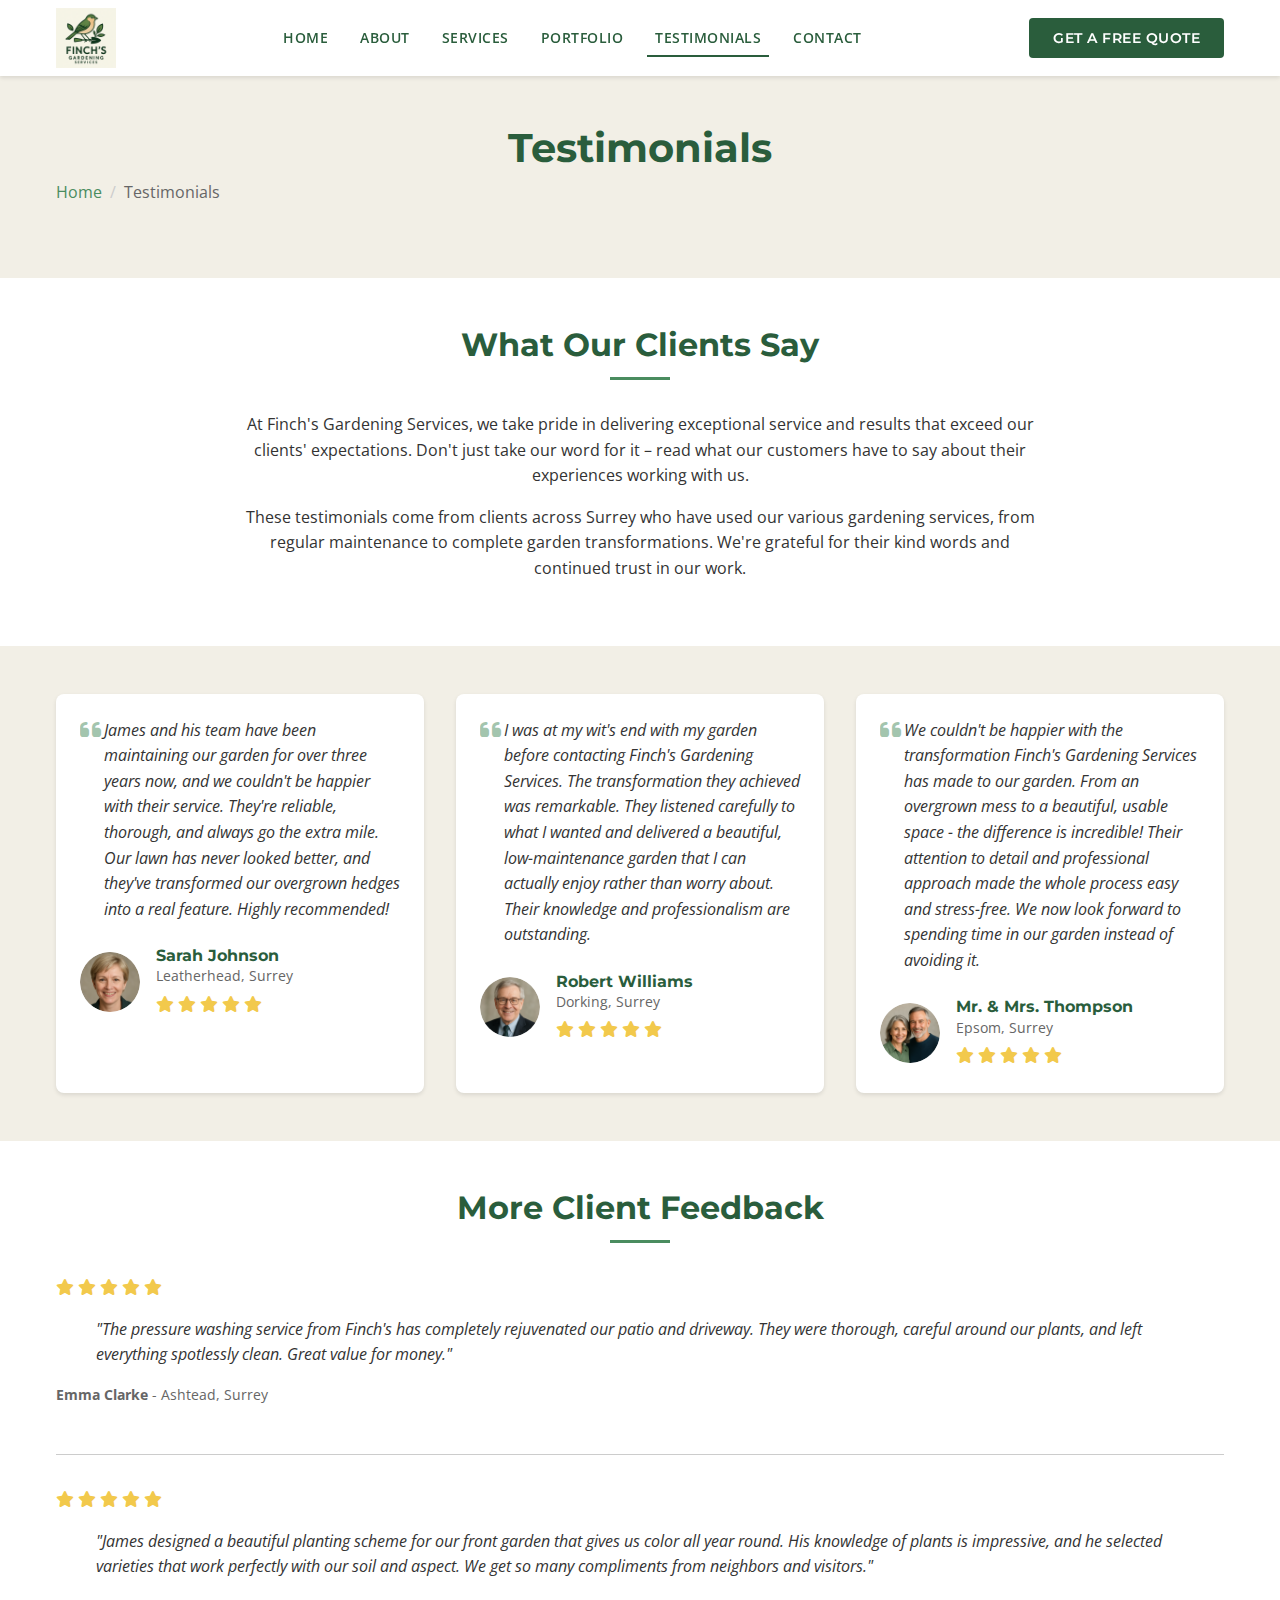
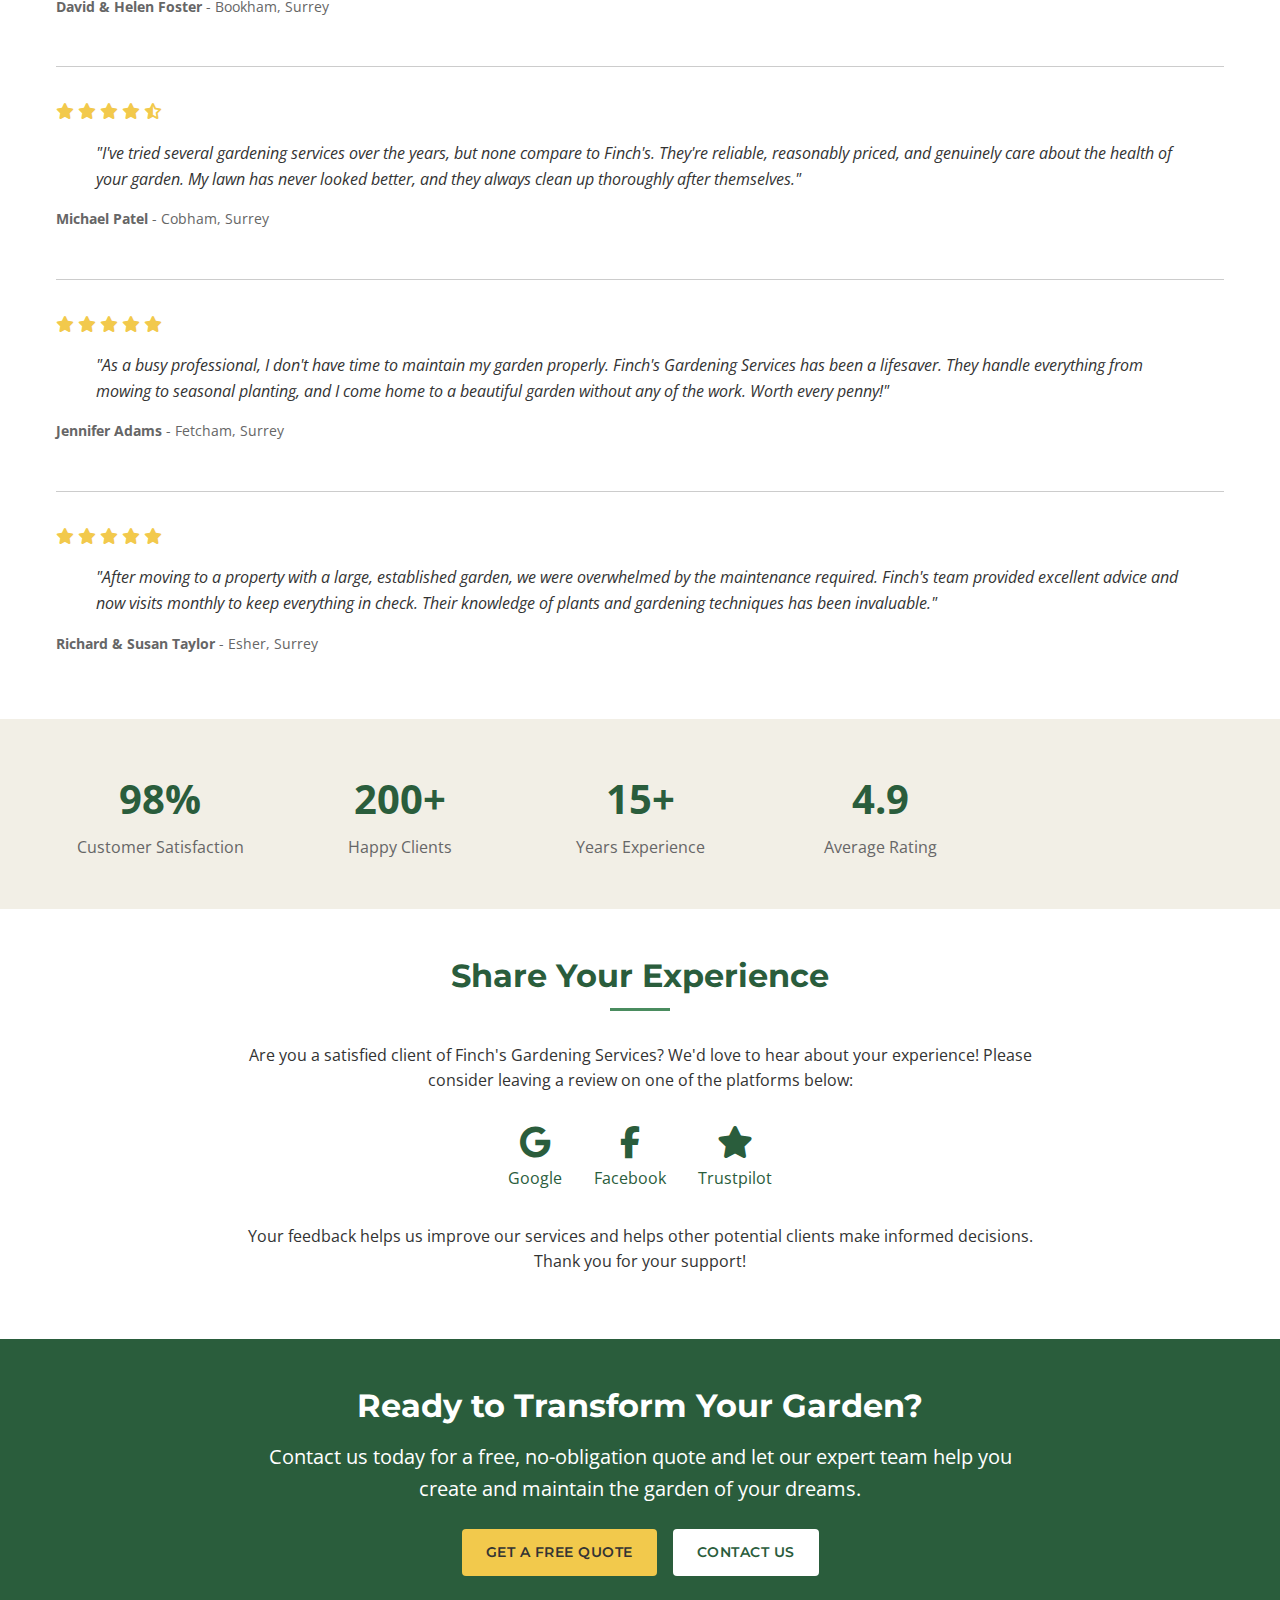
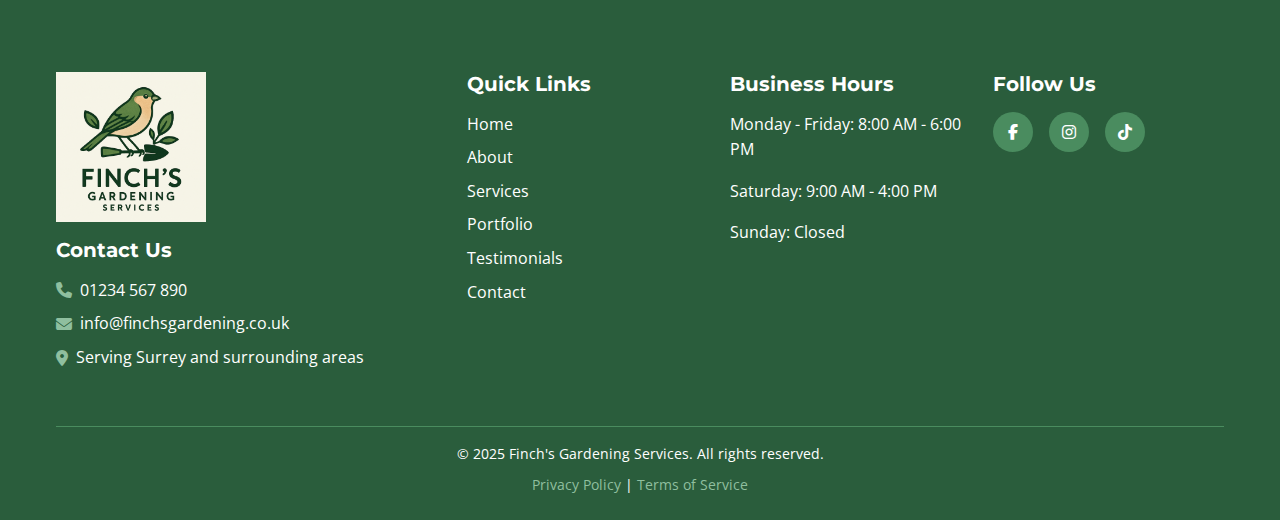
<file: testimonials.html>
<!DOCTYPE html>
<html lang="en">
<head>
    <meta charset="UTF-8">
    <meta name="viewport" content="width=device-width, initial-scale=1.0">
    <meta name="description" content="Read what our customers say about Finch's Gardening Services. Testimonials from satisfied clients across Surrey, UK.">
    <meta name="keywords" content="gardening testimonials, customer reviews, Surrey gardener, garden maintenance Leatherhead, professional lawn care">
    <meta name="author" content="Finch's Gardening Services">
    
    <title>Testimonials | Finch's Gardening Services</title>
    
    <!-- Favicon -->
    <link rel="icon" href="images/favicon.ico" type="image/x-icon">
    
    <!-- Google Fonts -->
    <link rel="preconnect" href="https://fonts.googleapis.com">
    <link rel="preconnect" href="https://fonts.gstatic.com" crossorigin>
    <link href="https://fonts.googleapis.com/css2?family=Montserrat:wght@400;600;700&family=Open+Sans:wght@400;600&family=Caveat&display=swap" rel="stylesheet">
    
    <!-- CSS Files -->
    <link rel="stylesheet" href="css/normalize.css">
    <link rel="stylesheet" href="css/styles.css">
    
    <!-- Font Awesome for icons -->
    <link rel="stylesheet" href="https://cdnjs.cloudflare.com/ajax/libs/font-awesome/6.4.0/css/all.min.css">
</head>
<body>
    <!-- Header -->
    <header class="header" id="header">
        <div class="container">
            <div class="header__content">
                <div class="logo">
                    <a href="index.html">
                        <img src="images/finchs-logo.png" alt="Finch's Gardening Services Logo" width="180" height="auto">
                    </a>
                </div>
                <nav class="nav">
                    <ul class="nav__list">
                        <li class="nav__item"><a href="index.html" class="nav__link">Home</a></li>
                        <li class="nav__item"><a href="about.html" class="nav__link">About</a></li>
                        <li class="nav__item"><a href="services.html" class="nav__link">Services</a></li>
                        <li class="nav__item"><a href="portfolio.html" class="nav__link">Portfolio</a></li>
                        <li class="nav__item"><a href="testimonials.html" class="nav__link active">Testimonials</a></li>
                        <li class="nav__item"><a href="contact.html" class="nav__link">Contact</a></li>
                    </ul>
                </nav>
                <div class="header__cta">
                    <button class="btn btn--primary quote-btn">Get a Free Quote</button>
                </div>
                <button class="mobile-menu-toggle" aria-label="Toggle menu">
                    <span></span>
                    <span></span>
                    <span></span>
                </button>
            </div>
        </div>
    </header>

    <main>
        <!-- Page Title -->
        <section class="page-title">
            <div class="container">
                <h1>Testimonials</h1>
                <nav aria-label="Breadcrumb" class="breadcrumb">
                    <ol>
                        <li><a href="index.html">Home</a></li>
                        <li aria-current="page">Testimonials</li>
                    </ol>
                </nav>
            </div>
        </section>

        <!-- Testimonials Introduction -->
        <section class="testimonials-intro section">
            <div class="container">
                <div class="testimonials-intro__content">
                    <h2 class="section__title">What Our Clients Say</h2>
                    <p>
                        At Finch's Gardening Services, we take pride in delivering exceptional service and results that 
                        exceed our clients' expectations. Don't just take our word for it – read what our customers have 
                        to say about their experiences working with us.
                    </p>
                    <p>
                        These testimonials come from clients across Surrey who have used our various gardening services, 
                        from regular maintenance to complete garden transformations. We're grateful for their kind words 
                        and continued trust in our work.
                    </p>
                </div>
            </div>
        </section>

        <!-- Featured Testimonials -->
        <section class="featured-testimonials section section--bg-light">
            <div class="container">
                <div class="testimonials-grid">
                    <!-- Testimonial 1 -->
                    <div class="testimonial-card">
                        <div class="testimonial-card__quote">
                            <i class="fas fa-quote-left"></i>
                            <blockquote>
                                James and his team have been maintaining our garden for over three years now, and we couldn't 
                                be happier with their service. They're reliable, thorough, and always go the extra mile. Our 
                                lawn has never looked better, and they've transformed our overgrown hedges into a real feature. 
                                Highly recommended!
                            </blockquote>
                        </div>
                        <div class="testimonial-card__author">
                            <img src="images/testimonial-avatar1.png" alt="Sarah Johnson" class="testimonial-card__avatar">
                            <div class="testimonial-card__info">
                                <h3>Sarah Johnson</h3>
                                <p>Leatherhead, Surrey</p>
                                <div class="testimonial-card__rating">
                                    <i class="fas fa-star"></i>
                                    <i class="fas fa-star"></i>
                                    <i class="fas fa-star"></i>
                                    <i class="fas fa-star"></i>
                                    <i class="fas fa-star"></i>
                                </div>
                            </div>
                        </div>
                    </div>
                    
                    <!-- Testimonial 2 -->
                    <div class="testimonial-card">
                        <div class="testimonial-card__quote">
                            <i class="fas fa-quote-left"></i>
                            <blockquote>
                                I was at my wit's end with my garden before contacting Finch's Gardening Services. The 
                                transformation they achieved was remarkable. They listened carefully to what I wanted and 
                                delivered a beautiful, low-maintenance garden that I can actually enjoy rather than worry about. 
                                Their knowledge and professionalism are outstanding.
                            </blockquote>
                        </div>
                        <div class="testimonial-card__author">
                            <img src="images/testimonial-avatar2.png" alt="Robert Williams" class="testimonial-card__avatar">
                            <div class="testimonial-card__info">
                                <h3>Robert Williams</h3>
                                <p>Dorking, Surrey</p>
                                <div class="testimonial-card__rating">
                                    <i class="fas fa-star"></i>
                                    <i class="fas fa-star"></i>
                                    <i class="fas fa-star"></i>
                                    <i class="fas fa-star"></i>
                                    <i class="fas fa-star"></i>
                                </div>
                            </div>
                        </div>
                    </div>
                    
                    <!-- Testimonial 3 -->
                    <div class="testimonial-card">
                        <div class="testimonial-card__quote">
                            <i class="fas fa-quote-left"></i>
                            <blockquote>
                                We couldn't be happier with the transformation Finch's Gardening Services has made to our garden. 
                                From an overgrown mess to a beautiful, usable space - the difference is incredible! Their attention 
                                to detail and professional approach made the whole process easy and stress-free. We now look forward 
                                to spending time in our garden instead of avoiding it.
                            </blockquote>
                        </div>
                        <div class="testimonial-card__author">
                            <img src="images/testimonial-avatar3.png" alt="Mr. & Mrs. Thompson" class="testimonial-card__avatar">
                            <div class="testimonial-card__info">
                                <h3>Mr. & Mrs. Thompson</h3>
                                <p>Epsom, Surrey</p>
                                <div class="testimonial-card__rating">
                                    <i class="fas fa-star"></i>
                                    <i class="fas fa-star"></i>
                                    <i class="fas fa-star"></i>
                                    <i class="fas fa-star"></i>
                                    <i class="fas fa-star"></i>
                                </div>
                            </div>
                        </div>
                    </div>
                </div>
            </div>
        </section>

        <!-- More Testimonials -->
        <section class="more-testimonials section">
            <div class="container">
                <h2 class="section__title">More Client Feedback</h2>
                
                <div class="testimonials-list">
                    <!-- Testimonial 4 -->
                    <div class="testimonial-item">
                        <div class="testimonial-item__content">
                            <div class="testimonial-item__rating">
                                <i class="fas fa-star"></i>
                                <i class="fas fa-star"></i>
                                <i class="fas fa-star"></i>
                                <i class="fas fa-star"></i>
                                <i class="fas fa-star"></i>
                            </div>
                            <blockquote class="testimonial-item__quote">
                                "The pressure washing service from Finch's has completely rejuvenated our patio and driveway. 
                                They were thorough, careful around our plants, and left everything spotlessly clean. Great value for money."
                            </blockquote>
                            <div class="testimonial-item__author">
                                <p><strong>Emma Clarke</strong> - Ashtead, Surrey</p>
                            </div>
                        </div>
                    </div>
                    
                    <!-- Testimonial 5 -->
                    <div class="testimonial-item">
                        <div class="testimonial-item__content">
                            <div class="testimonial-item__rating">
                                <i class="fas fa-star"></i>
                                <i class="fas fa-star"></i>
                                <i class="fas fa-star"></i>
                                <i class="fas fa-star"></i>
                                <i class="fas fa-star"></i>
                            </div>
                            <blockquote class="testimonial-item__quote">
                                "James designed a beautiful planting scheme for our front garden that gives us color all year round. 
                                His knowledge of plants is impressive, and he selected varieties that work perfectly with our soil and aspect. 
                                We get so many compliments from neighbors and visitors."
                            </blockquote>
                            <div class="testimonial-item__author">
                                <p><strong>David & Helen Foster</strong> - Bookham, Surrey</p>
                            </div>
                        </div>
                    </div>
                    
                    <!-- Testimonial 6 -->
                    <div class="testimonial-item">
                        <div class="testimonial-item__content">
                            <div class="testimonial-item__rating">
                                <i class="fas fa-star"></i>
                                <i class="fas fa-star"></i>
                                <i class="fas fa-star"></i>
                                <i class="fas fa-star"></i>
                                <i class="fas fa-star-half-alt"></i>
                            </div>
                            <blockquote class="testimonial-item__quote">
                                "I've tried several gardening services over the years, but none compare to Finch's. They're reliable, 
                                reasonably priced, and genuinely care about the health of your garden. My lawn has never looked better, 
                                and they always clean up thoroughly after themselves."
                            </blockquote>
                            <div class="testimonial-item__author">
                                <p><strong>Michael Patel</strong> - Cobham, Surrey</p>
                            </div>
                        </div>
                    </div>
                    
                    <!-- Testimonial 7 -->
                    <div class="testimonial-item">
                        <div class="testimonial-item__content">
                            <div class="testimonial-item__rating">
                                <i class="fas fa-star"></i>
                                <i class="fas fa-star"></i>
                                <i class="fas fa-star"></i>
                                <i class="fas fa-star"></i>
                                <i class="fas fa-star"></i>
                            </div>
                            <blockquote class="testimonial-item__quote">
                                "As a busy professional, I don't have time to maintain my garden properly. Finch's Gardening Services 
                                has been a lifesaver. They handle everything from mowing to seasonal planting, and I come home to a 
                                beautiful garden without any of the work. Worth every penny!"
                            </blockquote>
                            <div class="testimonial-item__author">
                                <p><strong>Jennifer Adams</strong> - Fetcham, Surrey</p>
                            </div>
                        </div>
                    </div>
                    
                    <!-- Testimonial 8 -->
                    <div class="testimonial-item">
                        <div class="testimonial-item__content">
                            <div class="testimonial-item__rating">
                                <i class="fas fa-star"></i>
                                <i class="fas fa-star"></i>
                                <i class="fas fa-star"></i>
                                <i class="fas fa-star"></i>
                                <i class="fas fa-star"></i>
                            </div>
                            <blockquote class="testimonial-item__quote">
                                "After moving to a property with a large, established garden, we were overwhelmed by the maintenance required. 
                                Finch's team provided excellent advice and now visits monthly to keep everything in check. Their knowledge of 
                                plants and gardening techniques has been invaluable."
                            </blockquote>
                            <div class="testimonial-item__author">
                                <p><strong>Richard & Susan Taylor</strong> - Esher, Surrey</p>
                            </div>
                        </div>
                    </div>
                </div>
            </div>
        </section>

        <!-- Testimonial Stats -->
        <section class="testimonial-stats section section--bg-light">
            <div class="container">
                <div class="stats-grid">
                    <div class="stat-item">
                        <div class="stat-item__number">98%</div>
                        <div class="stat-item__label">Customer Satisfaction</div>
                    </div>
                    <div class="stat-item">
                        <div class="stat-item__number">200+</div>
                        <div class="stat-item__label">Happy Clients</div>
                    </div>
                    <div class="stat-item">
                        <div class="stat-item__number">15+</div>
                        <div class="stat-item__label">Years Experience</div>
                    </div>
                    <div class="stat-item">
                        <div class="stat-item__number">4.9</div>
                        <div class="stat-item__label">Average Rating</div>
                    </div>
                </div>
            </div>
        </section>

        <!-- Leave a Review -->
        <section class="leave-review section">
            <div class="container">
                <div class="leave-review__content">
                    <h2 class="section__title">Share Your Experience</h2>
                    <p>
                        Are you a satisfied client of Finch's Gardening Services? We'd love to hear about your experience! 
                        Please consider leaving a review on one of the platforms below:
                    </p>
                    <div class="review-platforms">
                        <a href="https://www.google.com" target="_blank" rel="noopener noreferrer" class="review-platform">
                            <i class="fab fa-google"></i>
                            <span>Google</span>
                        </a>
                        <a href="https://www.facebook.com" target="_blank" rel="noopener noreferrer" class="review-platform">
                            <i class="fab fa-facebook-f"></i>
                            <span>Facebook</span>
                        </a>
                        <a href="https://www.trustpilot.com" target="_blank" rel="noopener noreferrer" class="review-platform">
                            <i class="fas fa-star"></i>
                            <span>Trustpilot</span>
                        </a>
                    </div>
                    <p class="leave-review__note">
                        Your feedback helps us improve our services and helps other potential clients make informed decisions. 
                        Thank you for your support!
                    </p>
                </div>
            </div>
        </section>

        <!-- Call to Action Section -->
        <section class="cta section section--bg-accent">
            <div class="container">
                <div class="cta__content">
                    <h2 class="cta__title">Ready to Transform Your Garden?</h2>
                    <p class="cta__text">
                        Contact us today for a free, no-obligation quote and let our expert team help you 
                        create and maintain the garden of your dreams.
                    </p>
                    <div class="cta__buttons">
                        <button class="btn btn--cta quote-btn">Get a Free Quote</button>
                        <a href="contact.html" class="btn btn--light">Contact Us</a>
                    </div>
                </div>
            </div>
        </section>
    </main>

    <!-- Footer -->
    <footer class="footer">
        <div class="container">
            <div class="footer__content">
                <div class="footer__info">
                    <div class="footer__logo">
                        <img src="images/finchs-logo.png" alt="Finch's Gardening Services Logo" width="150" height="auto">
                    </div>
                    <div class="footer__contact">
                        <h3 class="footer__heading">Contact Us</h3>
                        <p><i class="fas fa-phone"></i> <a href="tel:+441234567890">01234 567 890</a></p>
                        <p><i class="fas fa-envelope"></i> <a href="mailto:info@finchsgardening.co.uk">info@finchsgardening.co.uk</a></p>
                        <p><i class="fas fa-map-marker-alt"></i> Serving Surrey and surrounding areas</p>
                    </div>
                </div>
                <div class="footer__links">
                    <div class="footer__nav">
                        <h3 class="footer__heading">Quick Links</h3>
                        <ul class="footer__nav-list">
                            <li><a href="index.html">Home</a></li>
                            <li><a href="about.html">About</a></li>
                            <li><a href="services.html">Services</a></li>
                            <li><a href="portfolio.html">Portfolio</a></li>
                            <li><a href="testimonials.html">Testimonials</a></li>
                            <li><a href="contact.html">Contact</a></li>
                        </ul>
                    </div>
                    <div class="footer__hours">
                        <h3 class="footer__heading">Business Hours</h3>
                        <p>Monday - Friday: 8:00 AM - 6:00 PM</p>
                        <p>Saturday: 9:00 AM - 4:00 PM</p>
                        <p>Sunday: Closed</p>
                    </div>
                    <div class="footer__social">
                        <h3 class="footer__heading">Follow Us</h3>
                        <div class="social-icons">
                            <a href="https://facebook.com" target="_blank" rel="noopener noreferrer" aria-label="Facebook"><i class="fab fa-facebook-f"></i></a>
                            <a href="https://instagram.com" target="_blank" rel="noopener noreferrer" aria-label="Instagram"><i class="fab fa-instagram"></i></a>
                            <a href="https://tiktok.com" target="_blank" rel="noopener noreferrer" aria-label="TikTok"><i class="fab fa-tiktok"></i></a>
                        </div>
                    </div>
                </div>
            </div>
            <div class="footer__bottom">
                <p>&copy; 2025 Finch's Gardening Services. All rights reserved.</p>
                <p>
                    <a href="#">Privacy Policy</a> | 
                    <a href="#">Terms of Service</a>
                </p>
            </div>
        </div>
    </footer>

    <!-- Quote Request Modal -->
    <div class="modal" id="quoteModal">
        <div class="modal__content">
            <button class="modal__close" aria-label="Close modal">&times;</button>
            <h2 class="modal__title">Request a Free Quote</h2>
            <form class="quote-form" id="quoteForm">
                <div class="form-group">
                    <label for="name">Name</label>
                    <input type="text" id="name" name="name" required>
                </div>
                <div class="form-group">
                    <label for="email">Email</label>
                    <input type="email" id="email" name="email" required>
                </div>
                <div class="form-group">
                    <label for="phone">Phone</label>
                    <input type="tel" id="phone" name="phone" required>
                </div>
                <div class="form-group">
                    <label for="service">Service Needed</label>
                    <select id="service" name="service">
                        <option value="">Select a service</option>
                        <option value="lawn-mowing">Lawn Mowing & Edging</option>
                        <option value="hedge-trimming">Hedge Trimming & Shaping</option>
                        <option value="garden-design">Garden Design & Planting</option>
                        <option value="seasonal-cleanup">Seasonal Clean-ups & Maintenance</option>
                        <option value="pressure-washing">Patio & Pathway Pressure-washing</option>
                        <option value="other">Other (please specify)</option>
                    </select>
                </div>
                <div class="form-group">
                    <label for="message">Message</label>
                    <textarea id="message" name="message" rows="4" placeholder="Please provide details about your garden and requirements"></textarea>
                </div>
                <button type="submit" class="btn btn--primary">Submit Request</button>
            </form>
        </div>
    </div>

    <!-- JavaScript -->
    <script src="js/main.js"></script>
</body>
</html>
</file>
<file: css/styles.css>
/* 
==============================================
Finch's Gardening Services - Main Stylesheet
==============================================
*/

/* 
Table of Contents:
1. CSS Variables
2. Base Styles
3. Typography
4. Layout & Grid
5. Header & Navigation
6. Footer
7. Buttons & Forms
8. Components
   8.1 Hero Section
   8.2 Service Cards
   8.3 Project Cards
   8.4 Testimonial Cards
   8.5 Feature Cards
   8.6 Before/After Slider
   8.7 Modal
9. Page-Specific Styles
10. Utility Classes
11. Media Queries
*/

/* ====================== 1. CSS Variables ====================== */
:root {
    /* Primary Colors */
    --color-dark-green: #2A5D3C;
    --color-medium-green: #4A8C5F;
    --color-light-green: #8FBF9F;
    
    /* Neutral Colors */
    --color-dark-brown: #5D4A2A;
    --color-medium-brown: #8C7F5F;
    --color-light-beige: #F2EFE6;
    
    /* Accent Colors */
    --color-yellow: #F2C94C;
    --color-blue: #6BBFFF;
    --color-terracotta: #D96F32;
    
    /* Functional Colors */
    --color-white: #FFFFFF;
    --color-light-gray: #F5F5F5;
    --color-medium-gray: #CCCCCC;
    --color-dark-gray: #666666;
    --color-black: #333333;
    --color-success: #4CAF50;
    --color-error: #F44336;
    
    /* Typography */
    --font-heading: 'Montserrat', sans-serif;
    --font-body: 'Open Sans', sans-serif;
    --font-special: 'Caveat', cursive;
    
    /* Font Weights */
    --weight-regular: 400;
    --weight-semibold: 600;
    --weight-bold: 700;
    
    /* Font Sizes */
    --font-size-h1: 2.5rem;
    --font-size-h2: 2rem;
    --font-size-h3: 1.75rem;
    --font-size-h4: 1.5rem;
    --font-size-h5: 1.25rem;
    --font-size-h6: 1rem;
    --font-size-body: 1rem;
    --font-size-small: 0.875rem;
    --font-size-caption: 0.75rem;
    
    /* Spacing */
    --space-unit: 8px;
    --space-xs: calc(var(--space-unit) * 0.5);  /* 4px */
    --space-sm: var(--space-unit);              /* 8px */
    --space-md: calc(var(--space-unit) * 2);    /* 16px */
    --space-lg: calc(var(--space-unit) * 3);    /* 24px */
    --space-xl: calc(var(--space-unit) * 4);    /* 32px */
    --space-2xl: calc(var(--space-unit) * 6);   /* 48px */
    --space-3xl: calc(var(--space-unit) * 8);   /* 64px */
    
    /* Borders */
    --border-radius-sm: 4px;
    --border-radius-md: 8px;
    --border-radius-lg: 16px;
    
    /* Shadows */
    --shadow-light: 0 2px 4px rgba(0, 0, 0, 0.1);
    --shadow-medium: 0 4px 8px rgba(0, 0, 0, 0.1);
    --shadow-heavy: 0 8px 16px rgba(0, 0, 0, 0.1);
    
    /* Container */
    --container-max-width: 1200px;
    --container-padding: var(--space-md);
    
    /* Transitions */
    --transition-fast: 0.2s ease;
    --transition-medium: 0.3s ease;
    --transition-slow: 0.5s ease;
    
    /* Z-index layers */
    --z-index-dropdown: 100;
    --z-index-sticky: 200;
    --z-index-fixed: 300;
    --z-index-modal-backdrop: 400;
    --z-index-modal: 500;
    --z-index-tooltip: 600;
}

/* ====================== 2. Base Styles ====================== */
*, *::before, *::after {
    box-sizing: border-box;
}

html {
    scroll-behavior: smooth;
}

body {
    font-family: var(--font-body);
    font-weight: var(--weight-regular);
    font-size: var(--font-size-body);
    line-height: 1.6;
    color: var(--color-black);
    background-color: var(--color-white);
    overflow-x: hidden;
}

img {
    max-width: 100%;
    height: auto;
    display: block;
}

a {
    color: var(--color-dark-green);
    text-decoration: none;
    transition: color var(--transition-fast);
}

a:hover, a:focus {
    color: var(--color-medium-green);
    text-decoration: underline;
}

ul, ol {
    padding-left: var(--space-xl);
}

/* ====================== 3. Typography ====================== */
h1, h2, h3, h4, h5, h6 {
    font-family: var(--font-heading);
    font-weight: var(--weight-bold);
    line-height: 1.2;
    margin-top: 0;
    margin-bottom: var(--space-md);
    color: var(--color-dark-green);
}

h1 {
    font-size: var(--font-size-h1);
}

h2 {
    font-size: var(--font-size-h2);
}

h3 {
    font-size: var(--font-size-h3);
}

h4 {
    font-size: var(--font-size-h4);
}

h5 {
    font-size: var(--font-size-h5);
}

h6 {
    font-size: var(--font-size-h6);
}

p {
    margin-top: 0;
    margin-bottom: var(--space-md);
}

.section__title {
    text-align: center;
    margin-bottom: var(--space-xl);
    position: relative;
    padding-bottom: var(--space-md);
}

.section__title::after {
    content: '';
    position: absolute;
    bottom: 0;
    left: 50%;
    transform: translateX(-50%);
    width: 60px;
    height: 3px;
    background-color: var(--color-medium-green);
}

.section__subtitle {
    text-align: center;
    font-size: var(--font-size-h5);
    margin-top: calc(-1 * var(--space-lg));
    margin-bottom: var(--space-xl);
    color: var(--color-dark-gray);
}

/* ====================== 4. Layout & Grid ====================== */
.container {
    width: 100%;
    max-width: var(--container-max-width);
    margin-left: auto;
    margin-right: auto;
    padding-left: var(--container-padding);
    padding-right: var(--container-padding);
}

.section {
    padding: var(--space-2xl) 0;
}

.section--bg-light {
    background-color: var(--color-light-beige);
}

.section--bg-accent {
    background-color: var(--color-dark-green);
    color: var(--color-white);
}

.section--bg-accent h2,
.section--bg-accent h3 {
    color: var(--color-white);
}

/* Grid layouts */
.services-grid,
.projects-grid,
.testimonials-grid,
.features-grid,
.additional-services__grid,
.contact-cards,
.stats-grid {
    display: grid;
    gap: var(--space-xl);
}

.services-grid,
.projects-grid,
.features-grid,
.additional-services__grid {
    grid-template-columns: repeat(auto-fill, minmax(300px, 1fr));
}

.testimonials-grid {
    grid-template-columns: 1fr;
}

.contact-cards {
    grid-template-columns: repeat(auto-fill, minmax(250px, 1fr));
}

.stats-grid {
    grid-template-columns: repeat(auto-fill, minmax(200px, 1fr));
    text-align: center;
}

.contact-form-map__grid {
    display: grid;
    gap: var(--space-2xl);
    grid-template-columns: 1fr;
}

/* ====================== 5. Header & Navigation ====================== */
.header {
    position: sticky;
    top: 0;
    background-color: var(--color-white);
    box-shadow: var(--shadow-light);
    z-index: var(--z-index-sticky);
    padding: var(--space-sm) 0;
}

.header__content {
    display: flex;
    align-items: center;
    justify-content: space-between;
}

.logo img {
    max-height: 60px;
    width: auto;
}

.nav__list {
    display: none;
    list-style: none;
    margin: 0;
    padding: 0;
}

.nav__item {
    margin: 0 var(--space-sm);
}

.nav__link {
    display: block;
    padding: var(--space-sm);
    font-weight: var(--weight-semibold);
    text-transform: uppercase;
    font-size: var(--font-size-small);
    letter-spacing: 0.5px;
    position: relative;
}

.nav__link::after {
    content: '';
    position: absolute;
    bottom: 0;
    left: 50%;
    transform: translateX(-50%);
    width: 0;
    height: 2px;
    background-color: var(--color-dark-green);
    transition: width var(--transition-medium);
}

.nav__link:hover::after,
.nav__link.active::after {
    width: 100%;
}

.nav__link.active {
    color: var(--color-dark-green);
}

.header__cta {
    display: none;
}

.mobile-menu-toggle {
    display: block;
    background: none;
    border: none;
    cursor: pointer;
    padding: var(--space-sm);
}

.mobile-menu-toggle span {
    display: block;
    width: 24px;
    height: 2px;
    background-color: var(--color-dark-green);
    margin: 5px 0;
    transition: transform var(--transition-medium), opacity var(--transition-medium);
}

/* Mobile menu open state will be added via JavaScript */
.mobile-menu-open .mobile-menu-toggle span:nth-child(1) {
    transform: translateY(7px) rotate(45deg);
}

.mobile-menu-open .mobile-menu-toggle span:nth-child(2) {
    opacity: 0;
}

.mobile-menu-open .mobile-menu-toggle span:nth-child(3) {
    transform: translateY(-7px) rotate(-45deg);
}

.mobile-menu-open .nav__list {
    display: flex;
    flex-direction: column;
    position: absolute;
    top: 100%;
    left: 0;
    right: 0;
    background-color: var(--color-white);
    box-shadow: var(--shadow-medium);
    padding: var(--space-md);
}

.mobile-menu-open .nav__item {
    margin: var(--space-xs) 0;
}

/* Breadcrumb */
.breadcrumb {
    margin-bottom: var(--space-lg);
}

.breadcrumb ol {
    list-style: none;
    padding: 0;
    margin: 0;
    display: flex;
    flex-wrap: wrap;
}

.breadcrumb li {
    display: inline-flex;
    align-items: center;
}

.breadcrumb li:not(:last-child)::after {
    content: '/';
    margin: 0 var(--space-sm);
    color: var(--color-medium-gray);
}

.breadcrumb a {
    color: var(--color-medium-green);
}

.breadcrumb li:last-child {
    color: var(--color-dark-gray);
}

/* Page title */
.page-title {
    background-color: var(--color-light-beige);
    padding: var(--space-2xl) 0;
    text-align: center;
}

.page-title h1 {
    margin-bottom: var(--space-sm);
}

/* ====================== 6. Footer ====================== */
.footer {
    background-color: var(--color-dark-green);
    color: var(--color-white);
    padding: var(--space-2xl) 0 var(--space-md);
}

.footer__content {
    display: grid;
    grid-template-columns: 1fr;
    gap: var(--space-xl);
}

.footer__info {
    display: flex;
    flex-direction: column;
    align-items: flex-start;
}

.footer__logo {
    margin-bottom: var(--space-md);
}

.footer__heading {
    color: var(--color-white);
    margin-bottom: var(--space-md);
    font-size: var(--font-size-h5);
}

.footer__contact p {
    margin-bottom: var(--space-sm);
    display: flex;
    align-items: center;
}

.footer__contact i {
    margin-right: var(--space-sm);
    color: var(--color-light-green);
}

.footer__contact a {
    color: var(--color-white);
}

.footer__links {
    display: grid;
    grid-template-columns: 1fr;
    gap: var(--space-xl);
}

.footer__nav-list {
    list-style: none;
    padding: 0;
    margin: 0;
}

.footer__nav-list li {
    margin-bottom: var(--space-sm);
}

.footer__nav-list a {
    color: var(--color-white);
    transition: color var(--transition-fast);
}

.footer__nav-list a:hover {
    color: var(--color-light-green);
    text-decoration: none;
}

.social-icons {
    display: flex;
    gap: var(--space-md);
}

.social-icons a {
    display: flex;
    align-items: center;
    justify-content: center;
    width: 40px;
    height: 40px;
    border-radius: 50%;
    background-color: var(--color-medium-green);
    color: var(--color-white);
    transition: background-color var(--transition-fast);
}

.social-icons a:hover {
    background-color: var(--color-light-green);
    text-decoration: none;
}

.footer__bottom {
    margin-top: var(--space-2xl);
    padding-top: var(--space-md);
    border-top: 1px solid var(--color-medium-green);
    text-align: center;
    font-size: var(--font-size-small);
}

.footer__bottom p {
    margin-bottom: var(--space-sm);
}

.footer__bottom a {
    color: var(--color-light-green);
}

/* ====================== 7. Buttons & Forms ====================== */
.btn {
    display: inline-block;
    padding: 12px 24px;
    border-radius: var(--border-radius-sm);
    font-weight: var(--weight-semibold);
    text-align: center;
    cursor: pointer;
    transition: all var(--transition-fast);
    border: none;
    font-family: var(--font-heading);
    text-transform: uppercase;
    letter-spacing: 0.5px;
    font-size: var(--font-size-small);
}

.btn:hover {
    text-decoration: none;
}

.btn--primary {
    background-color: var(--color-dark-green);
    color: var(--color-white);
}

.btn--primary:hover {
    background-color: var(--color-medium-green);
    color: var(--color-white);
}

.btn--secondary {
    background-color: transparent;
    color: var(--color-dark-green);
    border: 2px solid var(--color-dark-green);
}

.btn--secondary:hover {
    background-color: var(--color-light-beige);
    color: var(--color-dark-green);
}

.btn--cta {
    background-color: var(--color-yellow);
    color: var(--color-black);
}

.btn--cta:hover {
    background-color: #F5D76E;
    color: var(--color-black);
}

.btn--light {
    background-color: var(--color-white);
    color: var(--color-dark-green);
}

.btn--light:hover {
    background-color: var(--color-light-beige);
    color: var(--color-dark-green);
}

/* Forms */
.form-group {
    margin-bottom: var(--space-md);
}

label {
    display: block;
    margin-bottom: var(--space-xs);
    font-weight: var(--weight-semibold);
}

input,
select,
textarea {
    width: 100%;
    padding: 10px;
    border: 1px solid var(--color-medium-gray);
    border-radius: var(--border-radius-sm);
    background-color: var(--color-white);
    font-family: var(--font-body);
    font-size: var(--font-size-body);
    transition: border-color var(--transition-fast);
}

input:focus,
select:focus,
textarea:focus {
    outline: none;
    border-color: var(--color-medium-green);
    box-shadow: 0 0 0 2px rgba(74, 140, 95, 0.2);
}

textarea {
    resize: vertical;
    min-height: 100px;
}

/* ====================== 8. Components ====================== */

/* 8.1 Hero Section */
.hero {
    position: relative;
    height: 600px;
    overflow: hidden;
}

.hero__image {
    position: absolute;
    top: 0;
    left: 0;
    width: 100%;
    height: 100%;
    z-index: -1;
}

.hero__image img {
    width: 100%;
    height: 100%;
    object-fit: cover;
}

.hero__image::after {
    content: '';
    position: absolute;
    top: 0;
    left: 0;
    width: 100%;
    height: 100%;
    background: linear-gradient(to right, rgba(0, 0, 0, 0.6) 0%, rgba(0, 0, 0, 0.3) 50%, rgba(0, 0, 0, 0.1) 100%);
}

.hero__content {
    height: 100%;
    display: flex;
    flex-direction: column;
    justify-content: center;
    color: var(--color-white);
    max-width: 600px;
    padding: var(--space-xl) 0;
}

.hero__title {
    font-size: 2.5rem;
    margin-bottom: var(--space-md);
    color: var(--color-white);
    text-shadow: 0 2px 4px rgba(0, 0, 0, 0.3);
}

.hero__subtitle {
    font-size: 1.25rem;
    margin-bottom: var(--space-lg);
    text-shadow: 0 1px 2px rgba(0, 0, 0, 0.3);
}

/* 8.2 Service Cards */
.service-card {
    background-color: var(--color-white);
    border-radius: var(--border-radius-md);
    padding: var(--space-lg);
    box-shadow: var(--shadow-light);
    transition: transform var(--transition-medium), box-shadow var(--transition-medium);
    height: 100%;
    display: flex;
    flex-direction: column;
}

.service-card:hover {
    transform: translateY(-5px);
    box-shadow: var(--shadow-medium);
}

.service-card__icon {
    margin-bottom: var(--space-md);
    text-align: center;
}

.service-card__icon img {
    width: 80px;
    height: 80px;
    margin: 0 auto;
}

.service-card__title {
    margin-bottom: var(--space-sm);
    text-align: center;
}

.service-card__text {
    margin-bottom: var(--space-md);
    flex-grow: 1;
}

.service-card__link {
    display: inline-block;
    color: var(--color-dark-green);
    font-weight: var(--weight-semibold);
    text-align: center;
    width: 100%;
    transition: color var(--transition-fast);
}

.service-card__link:hover {
    color: var(--color-medium-green);
    text-decoration: none;
}

.service-card__link::after {
    content: ' →';
    transition: margin-left var(--transition-fast);
}

.service-card__link:hover::after {
    margin-left: var(--space-xs);
}

/* Service item (detailed) */
.service-item {
    display: grid;
    grid-template-columns: 1fr;
    gap: var(--space-lg);
    margin-bottom: var(--space-2xl);
    padding-bottom: var(--space-2xl);
    border-bottom: 1px solid var(--color-medium-gray);
}

.service-item:last-child {
    margin-bottom: 0;
    padding-bottom: 0;
    border-bottom: none;
}

.service-item__image {
    text-align: center;
}

.service-item__image img {
    max-width: 120px;
    margin: 0 auto;
}

.service-item__title {
    margin-bottom: var(--space-md);
}

.service-item__description {
    margin-bottom: var(--space-md);
}

.service-item__features {
    margin-bottom: var(--space-lg);
}

.service-item__features li {
    margin-bottom: var(--space-xs);
}

.service-item__cta {
    align-self: flex-start;
}

/* 8.3 Project Cards */
.project-card {
    position: relative;
    border-radius: var(--border-radius-md);
    overflow: hidden;
    box-shadow: var(--shadow-light);
    height: 100%;
}

.project-card__image {
    position: relative;
    overflow: hidden;
    height: 0;
    padding-bottom: 75%; /* 4:3 aspect ratio */
}

.project-card__image img {
    position: absolute;
    top: 0;
    left: 0;
    width: 100%;
    height: 100%;
    object-fit: cover;
    transition: transform var(--transition-medium);
}

.project-card:hover .project-card__image img {
    transform: scale(1.05);
}

.project-card__overlay {
    position: absolute;
    bottom: 0;
    left: 0;
    right: 0;
    background: linear-gradient(to top, rgba(0, 0, 0, 0.8) 0%, rgba(0, 0, 0, 0) 100%);
    padding: var(--space-lg);
    color: var(--color-white);
    transition: opacity var(--transition-medium);
}

.project-card__title {
    margin-bottom: var(--space-xs);
    color: var(--color-white);
    font-size: var(--font-size-h5);
}

.project-card__location {
    display: block;
    margin-bottom: var(--space-sm);
    font-size: var(--font-size-small);
    opacity: 0.8;
}

.project-card__link {
    color: var(--color-white);
    font-weight: var(--weight-semibold);
    border-bottom: 1px solid var(--color-white);
    transition: border-color var(--transition-fast);
}

.project-card__link:hover {
    text-decoration: none;
    border-color: transparent;
}

/* Portfolio item (detailed) */
.portfolio-item {
    margin-bottom: var(--space-3xl);
}

.portfolio-item:last-child {
    margin-bottom: 0;
}

.portfolio-item__title {
    text-align: center;
    margin-bottom: var(--space-xs);
}

.portfolio-item__location {
    text-align: center;
    color: var(--color-dark-gray);
    margin-bottom: var(--space-lg);
}

.portfolio-item__slider {
    margin-bottom: var(--space-xl);
}

.portfolio-item__description h4 {
    margin-top: var(--space-lg);
    margin-bottom: var(--space-sm);
    color: var(--color-dark-green);
}

/* 8.4 Testimonial Cards */
.testimonial-card {
    background-color: var(--color-white);
    border-radius: var(--border-radius-md);
    padding: var(--space-lg);
    box-shadow: var(--shadow-light);
    height: 100%;
}

.testimonial-card__quote {
    position: relative;
    padding-left: var(--space-lg);
    margin-bottom: var(--space-lg);
}

.testimonial-card__quote i {
    position: absolute;
    top: 0;
    left: 0;
    color: var(--color-medium-green);
    font-size: 1.5rem;
    opacity: 0.5;
}

.testimonial-card__quote blockquote {
    margin: 0;
    font-style: italic;
}

.testimonial-card__author {
    display: flex;
    align-items: center;
}

.testimonial-card__avatar {
    width: 60px;
    height: 60px;
    border-radius: 50%;
    margin-right: var(--space-md);
    object-fit: cover;
}

.testimonial-card__info h3 {
    margin-bottom: 0;
    font-size: var(--font-size-h6);
}

.testimonial-card__info p {
    margin-bottom: var(--space-xs);
    color: var(--color-dark-gray);
    font-size: var(--font-size-small);
}

.testimonial-card__rating {
    color: var(--color-yellow);
}

/* Testimonial item (simple) */
.testimonial-item {
    margin-bottom: var(--space-xl);
    padding-bottom: var(--space-xl);
    border-bottom: 1px solid var(--color-medium-gray);
}

.testimonial-item:last-child {
    margin-bottom: 0;
    padding-bottom: 0;
    border-bottom: none;
}

.testimonial-item__rating {
    color: var(--color-yellow);
    margin-bottom: var(--space-sm);
}

.testimonial-item__quote {
    font-style: italic;
    margin-bottom: var(--space-md);
}

.testimonial-item__author {
    font-size: var(--font-size-small);
    color: var(--color-dark-gray);
}

/* Featured testimonial */
.testimonial-feature {
    background-color: var(--color-white);
    border-radius: var(--border-radius-md);
    padding: var(--space-xl);
    box-shadow: var(--shadow-medium);
    text-align: center;
}

.testimonial-feature__quote {
    position: relative;
    max-width: 800px;
    margin: 0 auto;
}

.testimonial-feature__quote i {
    color: var(--color-medium-green);
    font-size: 2rem;
    opacity: 0.3;
    margin-bottom: var(--space-md);
}

.testimonial-feature__quote blockquote {
    margin: 0 0 var(--space-lg);
    font-size: var(--font-size-h5);
    font-style: italic;
    line-height: 1.6;
}

.testimonial-feature__author {
    display: flex;
    align-items: center;
    justify-content: center;
}

.testimonial-feature__avatar {
    width: 70px;
    height: 70px;
    border-radius: 50%;
    margin-right: var(--space-md);
    object-fit: cover;
}

.testimonial-feature__info {
    text-align: left;
}

.testimonial-feature__info h4 {
    margin-bottom: 0;
}

.testimonial-feature__info p {
    margin-bottom: 0;
    color: var(--color-dark-gray);
}

/* 8.5 Feature Cards */
.feature-card {
    text-align: center;
    padding: var(--space-lg);
    background-color: var(--color-white);
    border-radius: var(--border-radius-md);
    box-shadow: var(--shadow-light);
    transition: transform var(--transition-medium);
    height: 100%;
}

.feature-card:hover {
    transform: translateY(-5px);
}

.feature-card__icon {
    font-size: 2.5rem;
    color: var(--color-dark-green);
    margin-bottom: var(--space-md);
}

.feature-card__title {
    margin-bottom: var(--space-sm);
}

.feature-card__text {
    color: var(--color-dark-gray);
}

/* 8.6 Before/After Slider */
.before-after-slider {
    position: relative;
    width: 100%;
    height: 0;
    padding-bottom: 66.67%; /* 3:2 aspect ratio */
    overflow: hidden;
    border-radius: var(--border-radius-md);
}

.before-after-slider__before,
.before-after-slider__after {
    position: absolute;
    top: 0;
    left: 0;
    width: 100%;
    height: 100%;
}

.before-after-slider__before {
    z-index: 1;
    clip-path: polygon(0 0, 50% 0, 50% 100%, 0 100%);
}

.before-after-slider__after {
    z-index: 0;
}

.before-after-slider__before img,
.before-after-slider__after img {
    position: absolute;
    top: 0;
    left: 0;
    width: 100%;
    height: 100%;
    object-fit: cover;
}

.before-after-slider__handle {
    position: absolute;
    top: 0;
    bottom: 0;
    left: 50%;
    width: 4px;
    background-color: var(--color-white);
    transform: translateX(-50%);
    z-index: 2;
    cursor: ew-resize;
}

.before-after-slider__handle::before {
    content: '';
    position: absolute;
    top: 50%;
    left: 50%;
    transform: translate(-50%, -50%);
    width: 40px;
    height: 40px;
    border-radius: 50%;
    background-color: var(--color-white);
    box-shadow: var(--shadow-medium);
    display: flex;
    align-items: center;
    justify-content: center;
}

.before-after-slider__handle::after {
    content: '↔';
    position: absolute;
    top: 50%;
    left: 50%;
    transform: translate(-50%, -50%);
    color: var(--color-dark-green);
    font-size: 1.25rem;
    font-weight: bold;
}

.before-after-label {
    position: absolute;
    top: var(--space-md);
    padding: var(--space-xs) var(--space-md);
    background-color: rgba(0, 0, 0, 0.7);
    color: var(--color-white);
    font-size: var(--font-size-small);
    font-weight: var(--weight-semibold);
    border-radius: var(--border-radius-sm);
    z-index: 3;
}

.before-after-slider__before .before-after-label {
    left: var(--space-md);
}

.before-after-slider__after .before-after-label {
    right: var(--space-md);
}

/* 8.7 Modal */
.modal {
    display: none;
    position: fixed;
    top: 0;
    left: 0;
    width: 100%;
    height: 100%;
    background-color: rgba(0, 0, 0, 0.7);
    z-index: var(--z-index-modal-backdrop);
    overflow-y: auto;
    padding: var(--space-md);
}

.modal.active {
    display: flex;
    align-items: center;
    justify-content: center;
}

.modal__content {
    position: relative;
    background-color: var(--color-white);
    border-radius: var(--border-radius-md);
    padding: var(--space-xl);
    max-width: 600px;
    width: 100%;
    box-shadow: var(--shadow-heavy);
    z-index: var(--z-index-modal);
    margin: var(--space-xl) auto;
}

.modal__close {
    position: absolute;
    top: var(--space-md);
    right: var(--space-md);
    background: none;
    border: none;
    font-size: 1.5rem;
    cursor: pointer;
    color: var(--color-dark-gray);
    transition: color var(--transition-fast);
}

.modal__close:hover {
    color: var(--color-black);
}

.modal__title {
    margin-bottom: var(--space-lg);
    text-align: center;
}

/* ====================== 9. Page-Specific Styles ====================== */

/* Home page */
.intro__content {
    max-width: 800px;
    margin: 0 auto;
    text-align: center;
}

.featured-services__cta,
.recent-projects__cta {
    text-align: center;
    margin-top: var(--space-xl);
}

.cta__content {
    max-width: 800px;
    margin: 0 auto;
    text-align: center;
}

.cta__title {
    color: var(--color-white);
    margin-bottom: var(--space-md);
}

.cta__text {
    margin-bottom: var(--space-lg);
    font-size: var(--font-size-h5);
}

.cta__buttons {
    display: flex;
    flex-wrap: wrap;
    justify-content: center;
    gap: var(--space-md);
}

/* About page */
.story__content,
.team__content {
    max-width: 800px;
    margin: 0 auto;
}

.team__image {
    margin-bottom: var(--space-lg);
}

.team__info h3 {
    margin-bottom: var(--space-md);
}

/* Services page */
.services-intro__content,
.additional-services__note,
.service-areas__note {
    max-width: 800px;
    margin: 0 auto;
    text-align: center;
}

.service-areas__grid {
    display: grid;
    grid-template-columns: repeat(auto-fit, minmax(200px, 1fr));
    gap: var(--space-lg);
    max-width: 800px;
    margin: 0 auto;
}

.service-areas__list {
    list-style: none;
    padding: 0;
}

.service-areas__list li {
    padding: var(--space-xs) 0;
    border-bottom: 1px solid var(--color-medium-gray);
}

.service-areas__list li:last-child {
    border-bottom: none;
}

.additional-service {
    background-color: var(--color-white);
    padding: var(--space-md);
    border-radius: var(--border-radius-sm);
    box-shadow: var(--shadow-light);
}

.additional-service h3 {
    font-size: var(--font-size-h6);
    margin-bottom: var(--space-xs);
}

.additional-service p {
    margin-bottom: 0;
    font-size: var(--font-size-small);
}

.additional-services__note {
    margin-top: var(--space-xl);
}

/* Portfolio page */
.portfolio-intro__content {
    max-width: 800px;
    margin: 0 auto;
    text-align: center;
}

/* Testimonials page */
.testimonials-intro__content {
    max-width: 800px;
    margin: 0 auto;
    text-align: center;
}

.stat-item__number {
    font-size: 2.5rem;
    font-weight: var(--weight-bold);
    color: var(--color-dark-green);
    margin-bottom: var(--space-xs);
}

.stat-item__label {
    font-size: var(--font-size-h6);
    color: var(--color-dark-gray);
}

.leave-review__content {
    max-width: 800px;
    margin: 0 auto;
    text-align: center;
}

.review-platforms {
    display: flex;
    justify-content: center;
    gap: var(--space-xl);
    margin: var(--space-xl) 0;
}

.review-platform {
    display: flex;
    flex-direction: column;
    align-items: center;
    color: var(--color-dark-green);
    transition: transform var(--transition-fast);
}

.review-platform:hover {
    transform: translateY(-5px);
    text-decoration: none;
}

.review-platform i {
    font-size: 2rem;
    margin-bottom: var(--space-sm);
}

/* Contact page */
.contact-info__content {
    max-width: 800px;
    margin: 0 auto;
    text-align: center;
}

.contact-info__text {
    margin-bottom: var(--space-xl);
}

.contact-card {
    background-color: var(--color-white);
    padding: var(--space-lg);
    border-radius: var(--border-radius-md);
    box-shadow: var(--shadow-light);
    text-align: center;
    height: 100%;
}

.contact-card__icon {
    font-size: 2rem;
    color: var(--color-dark-green);
    margin-bottom: var(--space-md);
}

.contact-card__title {
    margin-bottom: var(--space-sm);
}

.contact-card__text {
    margin-bottom: 0;
}

.map-container {
    margin-bottom: var(--space-lg);
    border-radius: var(--border-radius-md);
    overflow: hidden;
    box-shadow: var(--shadow-light);
}

.service-areas-list {
    text-align: center;
}

.social-media__links {
    display: flex;
    justify-content: center;
    gap: var(--space-xl);
    margin-top: var(--space-xl);
}

.social-media__link {
    display: flex;
    flex-direction: column;
    align-items: center;
    color: var(--color-dark-green);
    transition: transform var(--transition-fast);
}

.social-media__link:hover {
    transform: translateY(-5px);
    text-decoration: none;
}

.social-media__link i {
    font-size: 2rem;
    margin-bottom: var(--space-sm);
}

.faq__item {
    margin-bottom: var(--space-lg);
    border-bottom: 1px solid var(--color-medium-gray);
    padding-bottom: var(--space-lg);
}

.faq__item:last-child {
    margin-bottom: 0;
    border-bottom: none;
    padding-bottom: 0;
}

.faq__question {
    margin-bottom: var(--space-sm);
    cursor: pointer;
    position: relative;
    padding-right: 30px;
}

.faq__question::after {
    content: '+';
    position: absolute;
    right: 0;
    top: 0;
    transition: transform var(--transition-fast);
}

.faq__item.active .faq__question::after {
    content: '−';
}

.faq__answer {
    display: none;
}

.faq__item.active .faq__answer {
    display: block;
}

/* ====================== 10. Utility Classes ====================== */
.text-center {
    text-align: center;
}

.text-left {
    text-align: left;
}

.text-right {
    text-align: right;
}

.mb-0 {
    margin-bottom: 0 !important;
}

.mb-sm {
    margin-bottom: var(--space-sm) !important;
}

.mb-md {
    margin-bottom: var(--space-md) !important;
}

.mb-lg {
    margin-bottom: var(--space-lg) !important;
}

.mb-xl {
    margin-bottom: var(--space-xl) !important;
}

.mt-0 {
    margin-top: 0 !important;
}

.mt-sm {
    margin-top: var(--space-sm) !important;
}

.mt-md {
    margin-top: var(--space-md) !important;
}

.mt-lg {
    margin-top: var(--space-lg) !important;
}

.mt-xl {
    margin-top: var(--space-xl) !important;
}

/* ====================== 11. Media Queries ====================== */
/* Tablet (576px and up) */
@media (min-width: 576px) {
    .testimonials-grid {
        grid-template-columns: repeat(2, 1fr);
    }
    
    .service-item {
        grid-template-columns: 120px 1fr;
    }
}

/* Desktop (992px and up) */
@media (min-width: 992px) {
    .nav__list {
        display: flex;
    }
    
    .header__cta {
        display: block;
    }
    
    .mobile-menu-toggle {
        display: none;
    }
    
    .footer__content {
        grid-template-columns: 1fr 2fr;
    }
    
    .footer__links {
        grid-template-columns: repeat(3, 1fr);
    }
    
    .testimonials-grid {
        grid-template-columns: repeat(3, 1fr);
    }
    
    .contact-form-map__grid {
        grid-template-columns: 1fr 1fr;
    }
}
</file>
